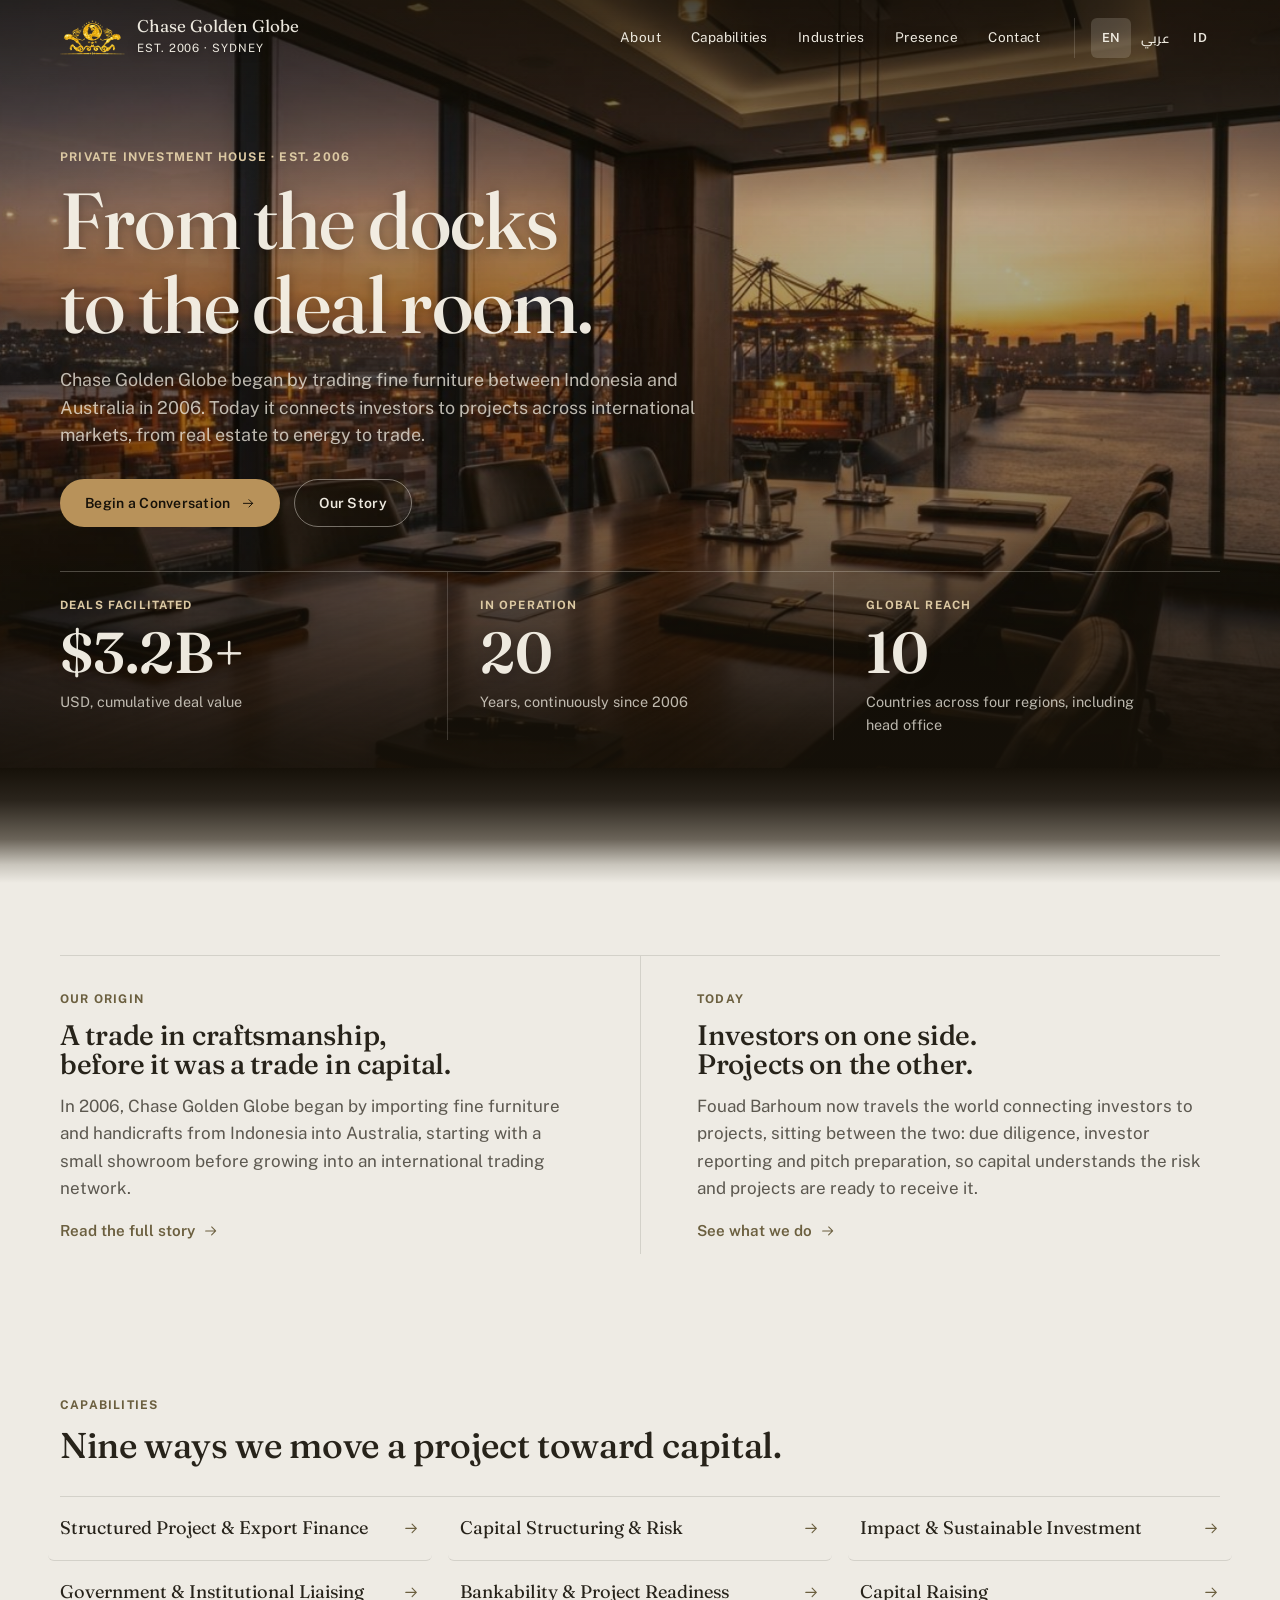
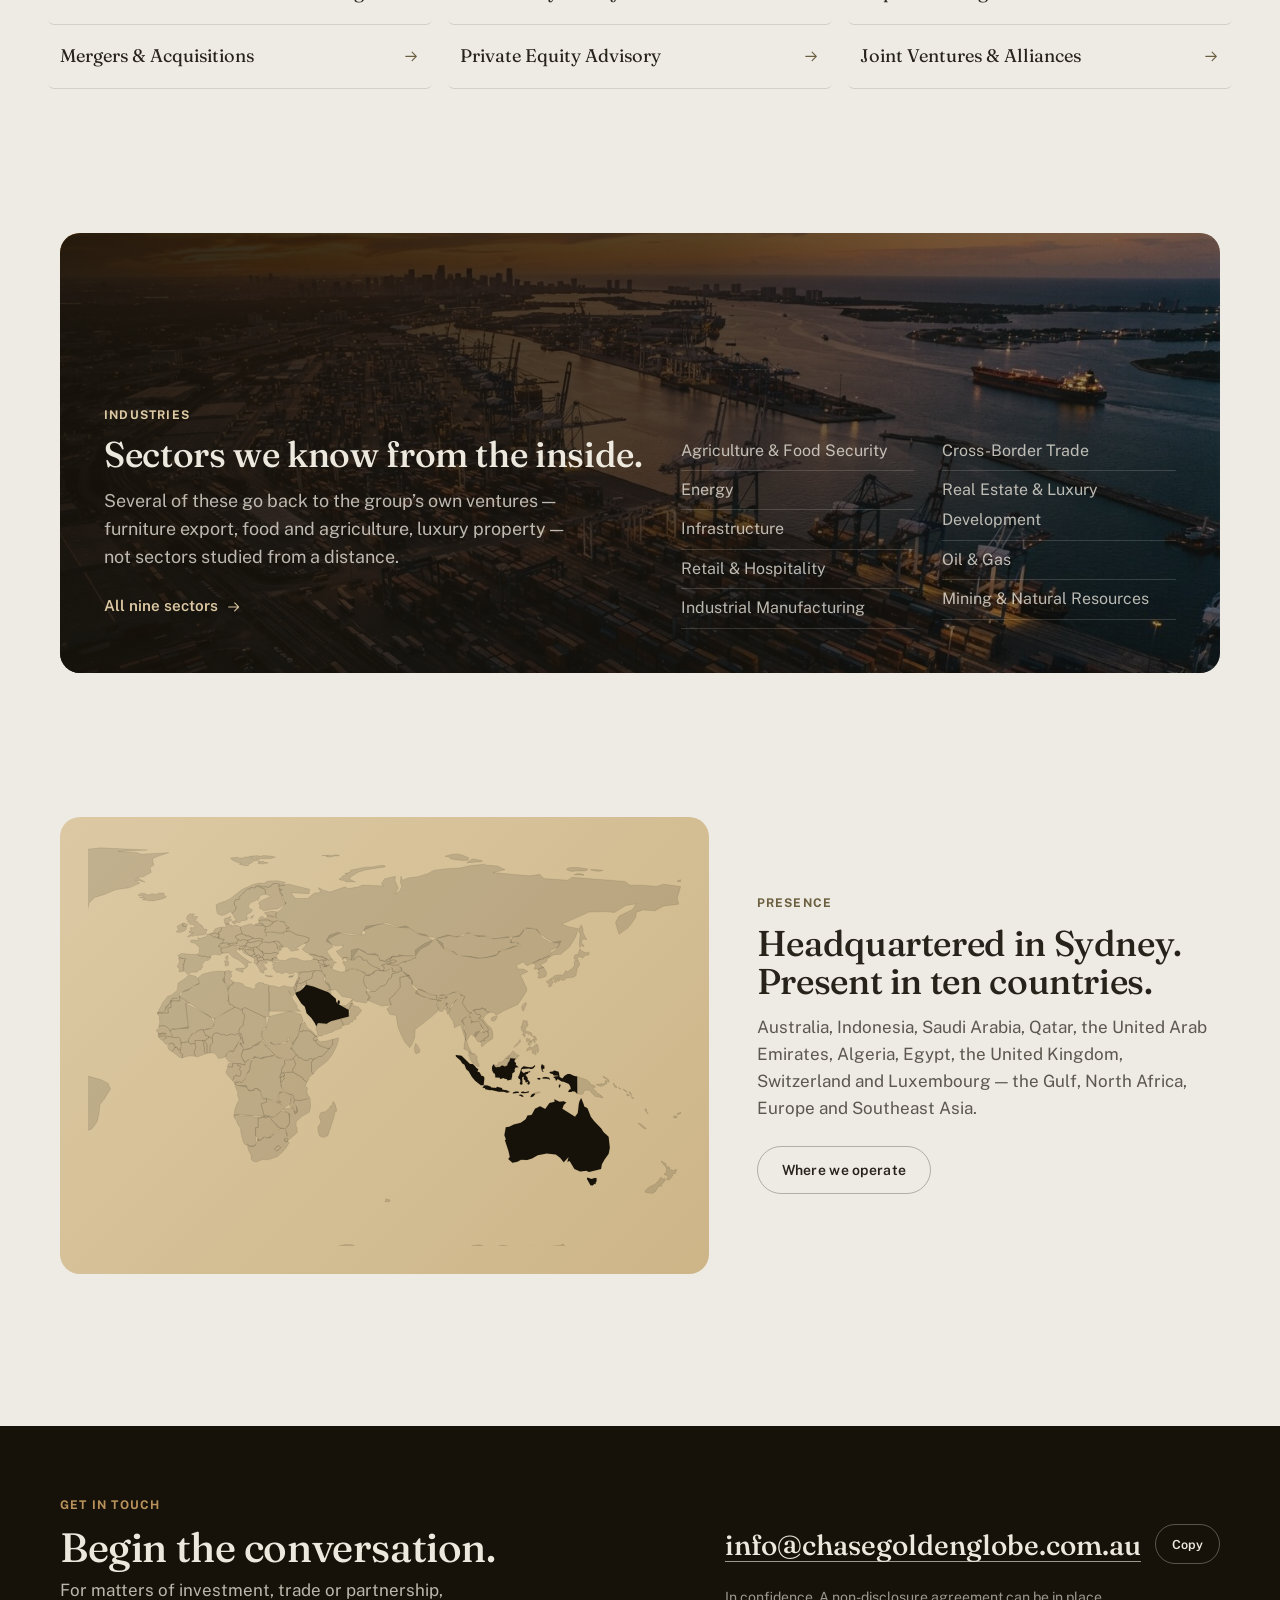
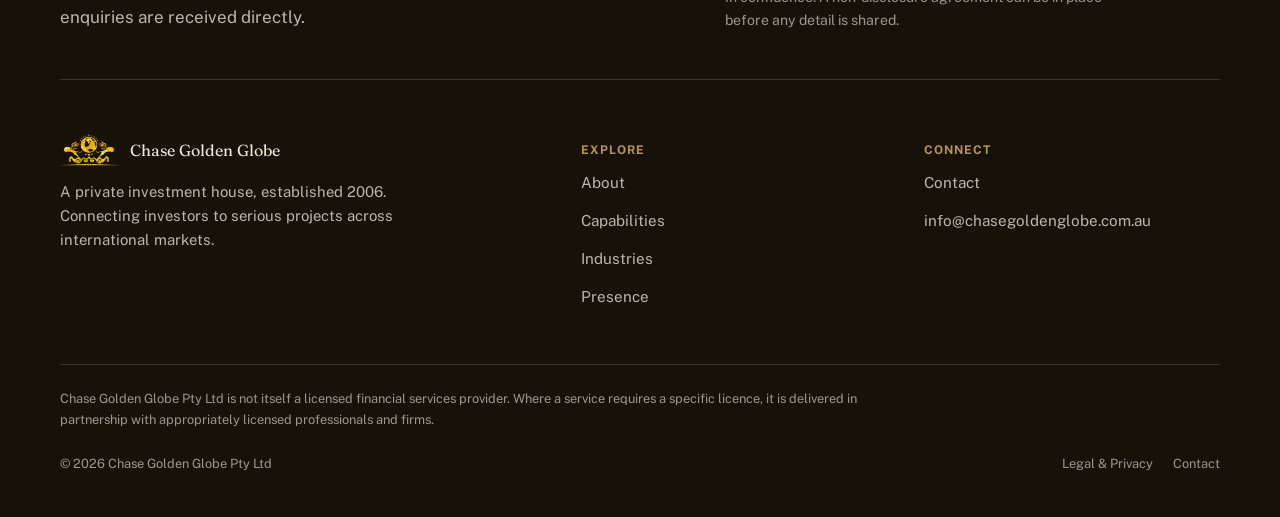
<file: index.html>
<!DOCTYPE html>
<html lang="en" dir="ltr">
<head>
<meta charset="UTF-8">
<meta name="viewport" content="width=device-width, initial-scale=1.0">
<title>Chase Golden Globe | Private Investment House, Est. 2006</title>
<meta name="description" content="Chase Golden Globe connects investors to projects across international markets, from a house that began trading fine furniture between Indonesia and Australia in 2006.">
<meta name="robots" content="index, follow">
<link rel="canonical" href="https://chasegoldenglobe.com.au/">
<link rel="icon" type="image/png" sizes="32x32" href="/assets/favicon-32.png">
<link rel="icon" href="/assets/favicon.ico">
<link rel="apple-touch-icon" href="/assets/icon-192.png">
<link rel="manifest" href="/site.webmanifest">
<meta name="theme-color" content="#EEEBE4">
<meta property="og:type" content="website">
<meta property="og:site_name" content="Chase Golden Globe">
<meta property="og:title" content="Chase Golden Globe | Private Investment House, Est. 2006">
<meta property="og:description" content="Chase Golden Globe connects investors to projects across international markets, from a house that began trading fine furniture between Indonesia and Australia in 2006.">
<meta property="og:url" content="https://chasegoldenglobe.com.au/">
<meta property="og:image" content="https://chasegoldenglobe.com.au/assets/og-image.png">
<meta property="og:image:width" content="1200">
<meta property="og:image:height" content="630">
<meta name="twitter:card" content="summary_large_image">
<link rel="preconnect" href="https://fonts.googleapis.com">
<link rel="preconnect" href="https://fonts.gstatic.com" crossorigin>
<link href="https://fonts.googleapis.com/css2?family=Fraunces:SOFT,WONK,opsz,wght@0..100,0..1,9..144,400..600&family=Public+Sans:wght@400;500;600;700&family=Cairo:wght@400;500;600;700&family=Markazi+Text:wght@500;600;700&display=swap" rel="stylesheet">
<link rel="stylesheet" href="/style.css">
<link rel="preload" as="image" href="/assets/hero-home.jpg">
<script type="application/ld+json">{"@context":"https://schema.org","@type":"Organization","@id":"https://chasegoldenglobe.com.au/#organization","name":"Chase Golden Globe","legalName":"Chase Golden Globe Pty Ltd","url":"https://chasegoldenglobe.com.au/","logo":"https://chasegoldenglobe.com.au/assets/logo.png","foundingDate":"2006","email":"info@chasegoldenglobe.com.au","description":"Chase Golden Globe is a private international business and investment platform that began by trading fine furniture between Indonesia and Australia in 2006, and today connects investors to projects across international markets.","founder":{"@type":"Person","name":"Fouad Barhoum"},"address":{"@type":"PostalAddress","addressLocality":"Sydney","addressRegion":"NSW","addressCountry":"AU"},"areaServed":["AU","ID","SA","QA","AE","DZ","EG","GB","CH","LU"]}</script>
</head>
<body class="has-hero">
<a class="skip-link" href="#main" data-i18n="skip">Skip to main content</a>
<nav class="site-nav" id="siteNav" aria-label="Primary">
  <a class="nav-logo" href="/" aria-label="Chase Golden Globe — Home">
    <picture><source srcset="/assets/logo-mark.webp" type="image/webp"><img src="/assets/logo-mark.png" alt="" width="65" height="36"></picture>
    <div><div class="nav-logo-text" translate="no">Chase Golden Globe</div><div class="nav-logo-sub" data-i18n="nav.sub">Est. 2006 · Sydney</div></div>
  </a>
  <button type="button" class="nav-toggle" id="navToggle" aria-expanded="false" aria-controls="navLinks" data-i18n="nav.menu">Menu</button>
  <div class="nav-links" id="navLinks">
    <a href="/about.html" data-i18n="nav.about">About</a>
    <a href="/capabilities.html" data-i18n="nav.capabilities">Capabilities</a>
    <a href="/industries.html" data-i18n="nav.industries">Industries</a>
    <a href="/presence.html" data-i18n="nav.presence">Presence</a>
    <a href="/contact.html" data-i18n="nav.contact">Contact</a>
    <div class="lang-switch" role="group" aria-label="Language">
      <button type="button" data-lang="en" lang="en" aria-label="English" aria-pressed="true" class="active">EN</button>
      <button type="button" data-lang="ar" lang="ar" aria-label="العربية" aria-pressed="false">عربي</button>
      <button type="button" data-lang="id" lang="id" aria-label="Bahasa Indonesia" aria-pressed="false">ID</button>
    </div>
  </div>
</nav>
<main id="main">
<div class="hero">
  <div class="hero-photo" style="background-image:url('/assets/hero-home.jpg');"></div>
  <div class="hero-in">
    <div class="eyebrow" data-i18n="hero.eyebrow">Private Investment House · Est. 2006</div>
    <h1 class="h-home" data-i18n="hero.title">From the docks to the deal room.</h1>
    <p class="lede on-dark" data-i18n="hero.lede">Chase Golden Globe began by trading fine furniture between Indonesia and Australia in 2006. Today it connects investors to projects across international markets, from real estate to energy to trade.</p>
    <div class="btn-row"><a class="btn btn-brass" href="/contact.html"><span data-i18n="hero.btn2">Begin a Conversation</span><span class="relay" aria-hidden="true"><svg viewBox="0 0 24 24" fill="none" stroke="currentColor" stroke-width="1.6" stroke-linecap="round" stroke-linejoin="round"><path d="M4 12h15M13 6l6 6-6 6"/></svg><svg viewBox="0 0 24 24" fill="none" stroke="currentColor" stroke-width="1.6" stroke-linecap="round" stroke-linejoin="round"><path d="M4 12h15M13 6l6 6-6 6"/></svg></span></a><a class="btn btn-line-dark" href="/about.html" data-i18n="hero.btn1">Our Story</a></div>
  </div>
  <div class="hero-stats">
    <h2 class="sr-only" data-i18n="home.stats.heading">By the Numbers</h2>
    <div class="stats">
      <div class="stat"><div class="stat-l" data-i18n="home.stats.deals.label">Deals Facilitated</div><div class="stat-n"><bdi data-count="3.2" data-prefix="$" data-suffix="B+" data-dp="1">$3.2B+</bdi></div><div class="stat-u" data-i18n="home.stats.deals.unit">USD, cumulative deal value</div></div>
      <div class="stat"><div class="stat-l" data-i18n="home.stats.years.label">In Operation</div><div class="stat-n"><span data-count="20">20</span></div><div class="stat-u" data-i18n="home.stats.years.unit">Years, continuously since 2006</div></div>
      <div class="stat"><div class="stat-l" data-i18n="home.stats.countries.label">Global Reach</div><div class="stat-n"><span data-count="10">10</span></div><div class="stat-u" data-i18n="home.stats.countries.unit">Countries across four regions, including head office</div></div>
    </div>
  </div>
  <div class="hero-fade" aria-hidden="true"></div>
</div>

<section aria-labelledby="story-h"><div class="wrap">
  <h2 class="sr-only" id="story-h" data-i18n="home.story.heading">The Story</h2>
  <div class="split">
    <div class="split-col">
      <div class="eyebrow" data-i18n="home.origin.eyebrow">Our Origin</div>
      <h3 data-i18n="home.origin.title">A trade in craftsmanship, before it was a trade in capital.</h3>
      <p data-i18n="home.origin.body">In 2006, Chase Golden Globe began by importing fine furniture and handicrafts from Indonesia into Australia, starting with a small showroom before growing into an international trading network.</p>
      <a class="arrow" href="/about.html"><span data-i18n="home.origin.link">Read the full story</span><span class="relay" aria-hidden="true"><svg viewBox="0 0 24 24" fill="none" stroke="currentColor" stroke-width="1.6" stroke-linecap="round" stroke-linejoin="round"><path d="M4 12h15M13 6l6 6-6 6"/></svg><svg viewBox="0 0 24 24" fill="none" stroke="currentColor" stroke-width="1.6" stroke-linecap="round" stroke-linejoin="round"><path d="M4 12h15M13 6l6 6-6 6"/></svg></span></a>
    </div>
    <div class="split-col">
      <div class="eyebrow" data-i18n="home.today.eyebrow">Today</div>
      <h3 data-i18n="home.today.title">Investors on one side. Projects on the other.</h3>
      <p data-i18n="home.today.body">Fouad Barhoum now travels the world connecting investors to projects, sitting between the two: due diligence, investor reporting and pitch preparation, so capital understands the risk and projects are ready to receive it.</p>
      <a class="arrow" href="/capabilities.html"><span data-i18n="home.today.link">See what we do</span><span class="relay" aria-hidden="true"><svg viewBox="0 0 24 24" fill="none" stroke="currentColor" stroke-width="1.6" stroke-linecap="round" stroke-linejoin="round"><path d="M4 12h15M13 6l6 6-6 6"/></svg><svg viewBox="0 0 24 24" fill="none" stroke="currentColor" stroke-width="1.6" stroke-linecap="round" stroke-linejoin="round"><path d="M4 12h15M13 6l6 6-6 6"/></svg></span></a>
    </div>
  </div>
</div></section>

<section class="tight" aria-labelledby="cap-h"><div class="wrap">
  <div class="sec-head"><div class="eyebrow" data-i18n="nav.capabilities">Capabilities</div><h2 class="h-sec" id="cap-h" data-i18n="home.cap.title">Nine ways we move a project toward capital.</h2></div>
  <div class="strip">
      <a href="/capabilities.html#cap-1"><span data-i18n="cap.t1.title">Structured Project &amp; Export Finance</span><span class="relay" aria-hidden="true"><svg viewBox="0 0 24 24" fill="none" stroke="currentColor" stroke-width="1.6" stroke-linecap="round" stroke-linejoin="round"><path d="M4 12h15M13 6l6 6-6 6"/></svg><svg viewBox="0 0 24 24" fill="none" stroke="currentColor" stroke-width="1.6" stroke-linecap="round" stroke-linejoin="round"><path d="M4 12h15M13 6l6 6-6 6"/></svg></span></a>
      <a href="/capabilities.html#cap-2"><span data-i18n="cap.t2.title">Capital Structuring &amp; Risk</span><span class="relay" aria-hidden="true"><svg viewBox="0 0 24 24" fill="none" stroke="currentColor" stroke-width="1.6" stroke-linecap="round" stroke-linejoin="round"><path d="M4 12h15M13 6l6 6-6 6"/></svg><svg viewBox="0 0 24 24" fill="none" stroke="currentColor" stroke-width="1.6" stroke-linecap="round" stroke-linejoin="round"><path d="M4 12h15M13 6l6 6-6 6"/></svg></span></a>
      <a href="/capabilities.html#cap-3"><span data-i18n="cap.t3.title">Impact &amp; Sustainable Investment</span><span class="relay" aria-hidden="true"><svg viewBox="0 0 24 24" fill="none" stroke="currentColor" stroke-width="1.6" stroke-linecap="round" stroke-linejoin="round"><path d="M4 12h15M13 6l6 6-6 6"/></svg><svg viewBox="0 0 24 24" fill="none" stroke="currentColor" stroke-width="1.6" stroke-linecap="round" stroke-linejoin="round"><path d="M4 12h15M13 6l6 6-6 6"/></svg></span></a>
      <a href="/capabilities.html#cap-4"><span data-i18n="cap.t4.title">Government &amp; Institutional Liaising</span><span class="relay" aria-hidden="true"><svg viewBox="0 0 24 24" fill="none" stroke="currentColor" stroke-width="1.6" stroke-linecap="round" stroke-linejoin="round"><path d="M4 12h15M13 6l6 6-6 6"/></svg><svg viewBox="0 0 24 24" fill="none" stroke="currentColor" stroke-width="1.6" stroke-linecap="round" stroke-linejoin="round"><path d="M4 12h15M13 6l6 6-6 6"/></svg></span></a>
      <a href="/capabilities.html#cap-5"><span data-i18n="cap.t5.title">Bankability &amp; Project Readiness</span><span class="relay" aria-hidden="true"><svg viewBox="0 0 24 24" fill="none" stroke="currentColor" stroke-width="1.6" stroke-linecap="round" stroke-linejoin="round"><path d="M4 12h15M13 6l6 6-6 6"/></svg><svg viewBox="0 0 24 24" fill="none" stroke="currentColor" stroke-width="1.6" stroke-linecap="round" stroke-linejoin="round"><path d="M4 12h15M13 6l6 6-6 6"/></svg></span></a>
      <a href="/capabilities.html#cap-6"><span data-i18n="cap.t6.title">Capital Raising</span><span class="relay" aria-hidden="true"><svg viewBox="0 0 24 24" fill="none" stroke="currentColor" stroke-width="1.6" stroke-linecap="round" stroke-linejoin="round"><path d="M4 12h15M13 6l6 6-6 6"/></svg><svg viewBox="0 0 24 24" fill="none" stroke="currentColor" stroke-width="1.6" stroke-linecap="round" stroke-linejoin="round"><path d="M4 12h15M13 6l6 6-6 6"/></svg></span></a>
      <a href="/capabilities.html#cap-7"><span data-i18n="cap.t7.title">Mergers &amp; Acquisitions</span><span class="relay" aria-hidden="true"><svg viewBox="0 0 24 24" fill="none" stroke="currentColor" stroke-width="1.6" stroke-linecap="round" stroke-linejoin="round"><path d="M4 12h15M13 6l6 6-6 6"/></svg><svg viewBox="0 0 24 24" fill="none" stroke="currentColor" stroke-width="1.6" stroke-linecap="round" stroke-linejoin="round"><path d="M4 12h15M13 6l6 6-6 6"/></svg></span></a>
      <a href="/capabilities.html#cap-8"><span data-i18n="cap.t8.title">Private Equity Advisory</span><span class="relay" aria-hidden="true"><svg viewBox="0 0 24 24" fill="none" stroke="currentColor" stroke-width="1.6" stroke-linecap="round" stroke-linejoin="round"><path d="M4 12h15M13 6l6 6-6 6"/></svg><svg viewBox="0 0 24 24" fill="none" stroke="currentColor" stroke-width="1.6" stroke-linecap="round" stroke-linejoin="round"><path d="M4 12h15M13 6l6 6-6 6"/></svg></span></a>
      <a href="/capabilities.html#cap-9"><span data-i18n="cap.t9.title">Joint Ventures &amp; Alliances</span><span class="relay" aria-hidden="true"><svg viewBox="0 0 24 24" fill="none" stroke="currentColor" stroke-width="1.6" stroke-linecap="round" stroke-linejoin="round"><path d="M4 12h15M13 6l6 6-6 6"/></svg><svg viewBox="0 0 24 24" fill="none" stroke="currentColor" stroke-width="1.6" stroke-linecap="round" stroke-linejoin="round"><path d="M4 12h15M13 6l6 6-6 6"/></svg></span></a>
  </div>
</div></section>

<section aria-labelledby="ind-h"><div class="wrap">
  <div class="sector-band" style="background-image:url('/assets/hero-industries.jpg');">
    <div class="sector-in">
      <div>
        <div class="eyebrow on-dark" data-i18n="nav.industries">Industries</div>
        <h2 class="h-sec" id="ind-h" data-i18n="home.ind.title">Sectors we know from the inside.</h2>
        <p class="lede on-dark" data-i18n="home.ind.body">Several of these go back to the group's own ventures — furniture export, food and agriculture, luxury property — not sectors studied from a distance.</p>
        <a class="arrow on-dark" href="/industries.html"><span data-i18n="home.ind.btn">All nine sectors</span><span class="relay" aria-hidden="true"><svg viewBox="0 0 24 24" fill="none" stroke="currentColor" stroke-width="1.6" stroke-linecap="round" stroke-linejoin="round"><path d="M4 12h15M13 6l6 6-6 6"/></svg><svg viewBox="0 0 24 24" fill="none" stroke="currentColor" stroke-width="1.6" stroke-linecap="round" stroke-linejoin="round"><path d="M4 12h15M13 6l6 6-6 6"/></svg></span></a>
      </div>
      <div class="sector-list">
          <div data-i18n="ind.s1.title">Agriculture &amp; Food Security</div>
          <div data-i18n="ind.s2.title">Energy</div>
          <div data-i18n="ind.s3.title">Infrastructure</div>
          <div data-i18n="ind.s4.title">Retail &amp; Hospitality</div>
          <div data-i18n="ind.s5.title">Industrial Manufacturing</div>
          <div data-i18n="ind.s6.title">Cross-Border Trade</div>
          <div data-i18n="ind.s7.title">Real Estate &amp; Luxury Development</div>
          <div data-i18n="ind.s8.title">Oil &amp; Gas</div>
          <div data-i18n="ind.s9.title">Mining &amp; Natural Resources</div>
      </div>
    </div>
  </div>
</div></section>

<section class="tight" aria-labelledby="pres-h"><div class="wrap">
  <div class="pres-teaser">
    <div class="map-mini"><svg viewBox="380 15 620 420" data-default-viewbox="380 15 620 420" role="img" aria-hidden="true" aria-label="World map with the ten countries where Chase Golden Globe is present" class="world-map-svg" id="worldMapMini">
<path class="country" d="M670.0,151.0 L675.5,150.4 L679.9,146.9 L683.9,146.1 L692.2,146.8 L698.2,143.7 L698.5,147.0 L701.8,147.1 L708.3,146.1 L705.7,147.7 L698.0,149.8 L697.5,153.5 L694.3,155.5 L692.4,159.7 L690.4,161.9 L685.9,163.0 L680.7,168.1 L676.5,168.1 L671.6,164.6 L669.1,160.6 L668.1,156.5Z" data-name="Afghanistan"></path>
<path class="country" d="M545.4,266.3 L547.5,271.0 L551.3,271.8 L553.9,269.9 L557.2,269.3 L560.4,272.0 L560.8,276.5 L562.2,280.5 L566.4,280.4 L566.9,283.9 L560.9,285.8 L564.5,298.7 L537.4,297.1 L532.6,298.1 L533.7,291.3 L535.4,286.5 L538.2,281.4 L536.4,277.1 L536.8,273.8 L534.0,267.5 L536.2,266.6ZM534.5,265.8 L533.8,266.1 L533.1,264.0 L535.1,262.3 L536.1,263.3 L534.6,264.6Z" data-name="Angola"></path>
<path class="country" d="M557.2,133.7 L556.8,134.7 L557.2,135.9 L558.4,136.5 L558.3,137.3 L557.4,137.7 L557.3,138.6 L556.0,139.9 L553.9,138.2 L554.3,134.1 L553.6,132.8 L554.8,131.4 L557.0,132.7Z" data-name="Albania"></path>
<path class="country hi" d="M643.3,182.7 L643.8,182.5 L643.9,183.3 L646.0,182.8 L650.0,183.0 L655.8,177.6 L656.3,178.6 L656.7,180.8 L655.2,180.8 L655.0,182.6 L655.5,183.0 L654.2,183.5 L654.2,184.7 L652.8,187.5 L644.4,186.1Z" data-name="United Arab Emirates"></path>
__DROP__ data-name="Argentina"></path>
<path class="country" d="M621.1,135.9 L624.9,135.4 L626.6,136.6 L626.0,137.3 L627.5,138.3 L626.7,139.2 L629.1,140.4 L629.2,142.3 L628.2,142.4 L627.1,140.4 L625.8,140.4 L625.0,139.6 L621.3,138.2Z" data-name="Armenia"></path>
<path class="country" d="M337.2,428.2 L331.6,428.6 L326.4,430.8 L327.4,433.9 L321.4,435.7 L317.6,438.8 L322.3,441.4 L326.2,444.4 L329.1,447.5 L330.5,452.2 L329.5,455.9 L322.9,458.1 L303.9,462.9 L290.1,463.1 L292.3,467.3 L283.4,468.9 L287.1,471.9 L341.6,480.2 L356.8,477.8 L375.5,477.4 L386.7,476.0 L420.7,473.2 L417.5,470.2 L401.0,470.7 L401.9,467.0 L413.9,464.9 L423.6,462.5 L433.5,461.8 L444.4,460.2 L453.8,457.8 L454.3,455.2 L460.0,452.6 L474.7,448.1 L484.6,448.3 L495.0,447.7 L502.4,448.1 L519.8,445.1 L526.5,444.5 L533.2,446.2 L540.9,444.5 L547.3,444.2 L556.6,444.5 L562.7,446.4 L572.2,445.8 L581.0,445.0 L588.9,443.5 L594.1,440.3 L600.5,442.4 L607.4,443.8 L613.7,441.5 L648.9,433.0 L656.5,433.3 L661.5,436.1 L668.3,438.0 L691.4,438.7 L693.2,443.6 L688.7,446.4 L690.1,448.4 L694.1,450.7 L699.7,448.1 L703.7,445.5 L717.0,441.9 L727.9,437.1 L743.0,435.8 L777.0,436.8 L782.2,434.2 L789.6,433.3 L797.7,436.0 L806.2,435.3 L813.5,433.6 L826.1,435.9 L835.8,436.6 L842.3,434.7 L857.8,435.4 L874.3,433.9 L876.9,432.2 L879.5,435.5 L897.4,435.5 L906.1,436.7 L910.3,439.3 L920.8,440.9 L928.6,440.4 L935.6,442.7 L951.9,446.5 L961.4,446.5 L970.7,447.8 L975.2,450.2 L971.5,453.5 L958.2,458.7 L954.4,461.8 L955.7,465.2 L962.8,467.6 L954.6,469.8 L946.5,472.8 L947.6,475.8 L954.7,478.9 L979.1,483.7 L995.2,484.6 L2.6,483.7 L10.9,483.6 L15.6,484.8 L27.9,483.0 L36.0,484.9 L60.9,487.1 L87.4,487.8 L103.1,484.9 L80.8,483.1 L74.9,480.1 L70.8,477.1 L71.1,475.4 L86.5,475.1 L92.3,472.0 L66.7,468.6 L60.1,463.6 L79.6,465.0 L90.0,462.7 L93.1,460.4 L121.0,457.0 L163.7,457.0 L183.5,454.8 L188.1,457.5 L208.7,458.2 L220.4,459.2 L218.7,456.1 L213.0,453.8 L217.8,452.3 L236.0,454.1 L246.1,453.9 L254.4,452.8 L273.7,455.1 L279.7,454.2 L288.3,455.5 L308.5,452.8 L313.5,450.1 L309.6,443.7 L312.3,440.4 L311.8,437.0 L321.7,431.0 L339.4,425.8Z" data-name="Antarctica"></path>
<path class="country" d="M691.5,385.1 L695.9,386.3 L696.0,386.8 L695.2,388.1 L691.0,388.3Z" data-name="French Southern and Antarctic Lands"></path>
<path class="country hi" d="M903.9,363.3 L906.6,364.3 L910.2,363.4 L911.9,363.5 L912.1,366.8 L911.2,367.8 L910.9,370.0 L909.9,369.3 L908.0,371.2 L905.7,371.0 L902.0,364.3 L902.1,363.1ZM898.8,288.2 L902.5,290.5 L906.0,299.3 L909.6,304.1 L916.9,311.5 L919.2,315.2 L924.6,320.2 L925.9,331.8 L924.7,337.9 L920.4,343.9 L917.6,349.1 L916.7,354.0 L904.1,357.2 L901.3,355.8 L894.9,356.6 L888.9,353.9 L883.9,345.5 L881.5,346.4 L882.8,341.4 L877.7,346.9 L873.9,342.3 L869.4,338.9 L859.8,337.8 L850.4,339.5 L844.5,343.0 L839.4,344.5 L833.0,344.4 L829.2,346.5 L824.0,347.3 L819.6,343.4 L821.3,341.4 L819.9,335.0 L816.1,323.7 L817.3,323.1 L815.6,318.6 L817.1,310.4 L820.7,309.7 L825.5,307.3 L832.8,305.5 L837.9,302.0 L839.8,297.9 L844.1,297.4 L847.7,290.8 L853.0,288.4 L858.3,291.3 L862.8,284.8 L868.3,283.7 L867.7,280.9 L873.3,283.5 L877.5,283.2 L880.4,284.3 L877.7,287.0 L876.2,290.9 L889.5,299.2 L892.4,295.5 L893.5,286.0 L894.2,283.0 L895.9,279.6 L898.9,287.2Z" data-name="Australia"></path>
<path class="country" d="M547.2,116.3 L547.0,117.5 L545.4,117.5 L545.9,118.1 L544.5,120.3 L540.6,121.0 L534.4,120.1 L533.8,119.1 L531.0,119.6 L530.7,120.1 L526.3,119.2 L526.7,118.0 L527.5,117.8 L528.9,118.6 L529.3,117.9 L533.7,117.5 L535.9,118.1 L535.8,115.9 L537.8,114.2 L539.8,115.1 L542.4,113.8 L544.5,114.6 L545.8,114.5 L547.1,115.0Z" data-name="Austria"></path>
<path class="country" d="M625.0,139.6 L625.8,140.4 L627.1,140.4 L628.2,142.4 L626.3,142.0 L624.9,140.7 L624.4,139.7ZM631.6,135.5 L632.8,135.7 L635.0,133.9 L637.8,137.3 L639.1,137.4 L640.0,138.2 L637.7,138.4 L637.2,140.6 L635.7,142.2 L635.8,143.6 L635.1,143.7 L633.4,142.2 L634.3,140.9 L633.5,140.0 L629.2,142.3 L629.1,140.4 L626.7,139.2 L627.5,138.3 L626.0,137.3 L626.6,136.6 L624.9,135.4 L625.6,135.0 L629.2,135.9 L629.5,135.6 L628.2,134.1 L628.9,133.7 L629.7,133.8Z" data-name="Azerbaijan"></path>
<path class="country" d="M581.5,262.5 L581.3,259.1 L580.6,257.9 L582.3,258.1 L583.2,256.5 L584.6,256.7 L585.4,259.3 L582.6,262.4Z" data-name="Burundi"></path>
<path class="country" d="M509.2,107.4 L511.2,107.6 L513.8,107.0 L517.1,108.9 L516.8,110.8 L516.1,110.9 L515.8,112.4 L513.3,111.2 L511.9,111.4 L508.7,108.9 L507.4,108.9 L507.0,107.9Z" data-name="Belgium"></path>
<path class="country" d="M507.5,232.6 L505.2,232.9 L504.5,231.0 L504.6,224.6 L504.0,222.7 L502.1,220.9 L502.5,219.5 L503.5,219.1 L504.0,217.9 L505.4,217.7 L506.9,216.0 L507.9,216.0 L510.0,217.6 L510.5,220.2 L510.0,221.3 L510.3,222.0 L508.1,224.6 L507.6,226.4Z" data-name="Benin"></path>
<path class="country" d="M492.1,223.2 L490.2,222.5 L488.9,222.6 L488.0,223.3 L486.7,222.7 L485.0,221.2 L484.8,219.6 L485.6,218.4 L485.5,217.5 L487.7,215.2 L488.1,213.3 L488.9,212.6 L490.2,213.0 L491.4,212.4 L494.4,209.6 L497.0,208.4 L498.6,208.0 L501.0,208.5 L500.8,209.9 L502.8,213.0 L502.8,214.3 L506.0,214.9 L506.0,216.8 L505.4,217.7 L504.0,217.9 L503.5,219.1 L502.5,219.5 L491.8,219.5Z" data-name="Burkina Faso"></path>
<path class="country" d="M757.4,188.8 L757.4,190.8 L756.4,190.3 L756.6,192.6 L755.1,188.4 L753.9,186.8 L751.4,186.7 L751.6,187.8 L750.8,189.3 L747.3,188.7 L745.9,184.4 L746.4,182.7 L744.7,181.9 L745.3,180.9 L747.0,179.9 L745.0,178.4 L746.0,176.5 L749.5,177.9 L749.8,179.8 L756.6,180.6 L755.3,183.0 L754.1,183.1 L753.2,184.7 L754.7,186.2 L755.2,184.4 L756.0,184.4Z" data-name="Bangladesh"></path>
<path class="country" d="M562.9,127.1 L563.7,128.3 L571.0,128.6 L575.7,127.3 L579.3,128.6 L577.9,129.7 L576.9,131.7 L577.8,133.3 L575.4,132.9 L572.5,133.8 L572.5,135.2 L570.0,135.5 L568.0,134.5 L565.8,135.3 L563.8,135.2 L563.6,133.3 L562.2,132.4 L562.8,130.8 L563.9,130.0 L562.5,128.8 L562.3,127.8Z" data-name="Bulgaria"></path>
__DROP__ data-name="The Bahamas"></path>
<path class="country" d="M552.8,125.4 L553.8,125.4 L553.1,126.6 L554.4,127.7 L554.0,129.0 L552.0,130.0 L551.6,131.5 L549.1,130.5 L543.8,125.5 L544.3,124.4 L545.3,125.0 L545.9,124.4 L547.2,124.4 L551.5,124.8Z" data-name="Bosnia and Herzegovina"></path>
<path class="country" d="M565.2,100.2 L567.9,100.3 L570.9,99.2 L571.6,97.6 L573.9,96.8 L573.6,95.5 L578.3,94.0 L581.2,94.7 L581.6,95.4 L583.0,95.0 L585.8,95.7 L586.0,97.0 L585.4,97.7 L588.3,100.1 L588.1,100.6 L590.8,101.8 L589.7,102.4 L587.0,102.6 L588.3,105.3 L585.9,105.4 L585.1,106.0 L584.9,107.4 L570.4,105.8 L565.4,106.7 L565.3,105.5 L564.4,104.2 L566.1,103.6Z" data-name="Belarus"></path>
__DROP__ data-name="Belize"></path>
__DROP__ data-name="Bermuda"></path>
__DROP__ data-name="Bolivia"></path>
<path class="country" d="M339.9,333.9 L348.6,326.3 L349.6,321.0 L349.2,318.3 L347.1,316.7 L345.5,312.9 L342.0,311.9 L338.4,306.0 L339.8,302.7 L338.1,298.0 L332.9,295.2 L332.6,290.7 L330.3,287.4 L325.5,286.1 L318.3,282.1 L318.5,277.1 L311.0,279.8 L306.9,280.4 L304.2,276.4 L298.4,276.4 L295.6,273.4 L295.2,269.2 L297.3,265.9 L303.0,262.2 L307.1,254.3 L305.5,250.5 L307.6,248.3 L306.1,245.2 L313.2,245.2 L315.8,248.0 L320.5,246.3 L324.0,243.9 L321.1,241.3 L320.5,238.5 L325.5,238.9 L331.7,236.3 L333.4,236.1 L334.6,239.0 L334.1,243.8 L337.4,246.5 L347.0,243.0 L352.9,244.1 L356.5,238.5 L359.7,244.7 L359.2,249.4 L365.0,253.4 L375.3,254.3 L379.4,256.6 L393.1,260.3 L401.1,264.3 L403.5,270.4 L397.1,280.7 L392.6,286.3 L391.2,297.8 L389.6,304.4 L384.0,312.1 L376.0,314.9 L367.6,319.1 L365.3,325.5 L362.3,331.2 L354.8,339.6 L351.0,342.2 L348.4,337.5 L341.7,333.6Z" data-name="Brazil"></path>
<path class="country" d="M817.2,237.4 L820.7,234.9 L820.4,238.0 L819.1,237.9 L818.5,238.9Z" data-name="Brunei"></path>
<path class="country" d="M754.7,172.9 L755.8,173.7 L755.6,175.4 L751.0,175.3 L749.3,175.8 L746.8,174.7 L746.7,174.2 L748.5,172.1 L750.0,171.4 L753.5,172.1Z" data-name="Bhutan"></path>
<path class="country" d="M571.2,301.5 L575.8,306.6 L577.0,306.9 L577.8,309.7 L580.0,310.1 L581.8,311.4 L577.8,313.4 L575.3,315.5 L573.6,318.4 L572.1,318.6 L571.3,320.8 L569.5,321.4 L567.3,321.3 L564.8,320.2 L563.4,320.8 L562.7,322.2 L560.0,324.2 L558.0,324.5 L557.4,323.5 L557.7,321.9 L555.3,318.8 L555.3,310.7 L558.0,310.6 L558.1,300.7 L564.4,299.6 L565.5,300.8 L569.7,299.1Z" data-name="Botswana"></path>
<path class="country" d="M542.4,229.4 L551.1,227.0 L553.0,224.8 L560.3,220.6 L563.8,220.2 L565.0,224.3 L575.6,234.6 L573.3,235.7 L564.7,237.2 L562.2,238.8 L556.4,237.0 L547.6,239.6 L544.2,242.9 L541.8,239.3 L540.4,236.0 L541.0,232.2Z" data-name="Central African Republic"></path>
__DROP__ data-name="Canada"></path>
<path class="country hi" d="M526.7,118.0 L526.3,119.2 L529.0,119.7 L528.8,120.9 L527.6,121.3 L525.5,121.0 L524.9,122.1 L523.1,121.8 L520.2,122.8 L518.1,121.0 L516.7,121.5 L516.8,120.2 L518.8,118.6 L518.7,117.9 L520.0,118.2 L520.7,117.7 L523.1,117.7 L523.7,117.1Z" data-name="Switzerland"></path>
__DROP__ data-name="Chile"></path>
<path class="country" d="M806.5,198.1 L804.1,199.5 L801.8,198.6 L801.7,196.2 L803.1,194.9 L807.7,194.2 L808.4,195.3 L807.1,196.5ZM854.6,111.8 L863.9,117.2 L875.1,115.3 L871.6,121.9 L864.0,125.1 L862.9,130.8 L860.0,132.2 L839.3,141.2 L837.2,139.6 L835.5,137.2 L827.9,141.1 L830.2,144.7 L835.6,144.8 L840.3,147.4 L832.4,151.1 L838.6,164.0 L839.1,167.1 L836.5,171.8 L829.6,181.8 L814.6,188.7 L806.8,193.5 L805.2,190.6 L797.3,189.4 L793.9,186.2 L782.4,188.0 L781.1,190.5 L777.7,189.6 L771.5,180.3 L774.1,173.6 L770.4,171.5 L767.0,168.2 L753.5,172.1 L744.8,172.6 L736.1,170.4 L731.5,168.2 L725.3,166.2 L717.9,159.4 L718.9,156.9 L711.6,150.3 L706.3,142.8 L705.4,139.8 L709.6,137.3 L717.2,135.6 L722.9,132.4 L722.1,125.2 L731.1,118.5 L743.8,113.1 L750.8,117.5 L752.6,124.2 L763.0,126.8 L767.6,131.3 L780.1,131.5 L790.3,133.6 L799.3,132.0 L808.7,129.4 L809.3,126.5 L815.2,125.5 L824.2,121.1 L832.4,120.3 L828.0,116.5 L821.5,117.4 L824.1,111.4 L831.3,109.5 L835.3,104.1 L839.6,101.6 L849.9,103.4 L853.6,109.1Z" data-name="China"></path>
<path class="country" d="M492.1,236.1 L487.1,235.6 L483.8,236.1 L478.6,237.9 L479.0,234.1 L476.1,232.0 L476.7,230.8 L476.4,229.5 L477.0,228.6 L476.9,226.9 L478.2,226.2 L476.9,222.8 L477.1,221.9 L478.1,221.4 L481.0,221.8 L481.5,221.0 L482.8,220.8 L483.2,222.0 L485.0,221.2 L488.0,223.3 L488.9,222.6 L490.2,222.5 L492.1,223.2 L492.9,227.2 L491.7,229.5 L491.0,232.6 L492.2,235.0Z" data-name="Ivory Coast"></path>
<path class="country" d="M536.3,243.7 L532.6,243.5 L527.2,241.5 L524.3,237.9 L524.3,234.8 L528.1,230.4 L532.6,230.6 L533.9,226.9 L540.0,217.9 L539.4,215.3 L541.4,216.1 L543.0,222.3 L539.4,222.2 L541.6,225.6 L542.4,229.4 L540.2,234.9 L541.5,238.3 L544.1,241.6 L544.3,245.2Z" data-name="Cameroon"></path>
<path class="country" d="M585.6,240.3 L585.7,244.9 L583.0,248.3 L582.2,253.7 L580.9,256.4 L582.3,268.1 L584.3,272.9 L579.0,275.5 L578.8,282.8 L582.3,283.8 L579.2,285.3 L575.5,282.2 L570.6,281.5 L567.4,280.4 L563.4,280.6 L561.7,277.5 L561.0,273.1 L555.7,269.8 L552.8,272.2 L548.5,272.4 L546.0,268.4 L533.8,266.1 L535.1,263.9 L537.8,262.5 L540.5,263.8 L544.5,259.8 L546.8,253.4 L549.1,250.2 L549.7,245.2 L551.3,240.3 L554.1,236.0 L560.2,238.3 L563.4,236.9 L568.9,236.4 L571.3,235.4 L576.0,235.5 L579.7,237.6 L583.2,238.4Z" data-name="Democratic Republic of the Congo"></path>
<path class="country" d="M536.1,263.3 L535.1,262.3 L533.1,264.0 L530.8,261.1 L532.9,259.5 L531.9,257.7 L534.7,256.6 L534.9,255.4 L536.4,256.7 L538.9,256.9 L539.7,255.6 L540.1,253.7 L539.8,251.5 L538.5,249.9 L539.7,246.7 L539.0,246.1 L536.9,246.3 L536.1,244.9 L536.3,243.7 L539.8,243.8 L544.3,245.2 L544.5,243.7 L545.9,241.1 L547.6,239.6 L551.3,240.3 L549.7,245.2 L549.5,249.2 L548.7,252.1 L545.6,254.8 L544.4,257.5 L544.5,259.8 L540.5,263.8 L539.5,263.3 L539.3,262.5 L537.8,262.5 L536.8,263.6Z" data-name="Republic of the Congo"></path>
__DROP__ data-name="Colombia"></path>
__DROP__ data-name="Costa Rica"></path>
__DROP__ data-name="Cuba"></path>
<path class="country" d="M590.9,152.4 L591.5,151.7 L593.5,151.7 L596.0,150.9 L594.2,152.1 L594.4,152.6Z" data-name="Northern Cyprus"></path>
<path class="country" d="M594.4,152.6 L591.6,154.0 L590.3,153.6 L589.6,152.5Z" data-name="Cyprus"></path>
<path class="country" d="M547.1,115.0 L542.4,113.8 L539.8,115.1 L534.8,112.4 L534.0,110.4 L539.7,108.0 L541.7,108.0 L543.0,108.9 L545.1,109.2 L544.9,109.9 L546.4,110.5 L546.9,109.8 L548.8,110.1 L549.0,111.0 L551.1,111.1 L552.4,112.5 L550.5,113.1 L549.7,114.2 L547.5,114.4Z" data-name="Czech Republic"></path>
<path class="country" d="M527.6,97.3 L527.6,98.3 L530.4,99.0 L530.4,100.0 L534.8,98.7 L537.9,99.8 L539.2,100.7 L539.9,102.1 L539.1,102.8 L540.1,103.8 L540.8,105.3 L540.6,106.3 L541.7,108.0 L539.7,108.0 L534.0,110.4 L534.8,112.4 L537.8,114.2 L535.8,115.9 L535.9,118.1 L533.7,117.5 L529.3,117.9 L528.9,118.6 L527.5,117.8 L523.7,117.1 L523.1,117.7 L520.7,117.7 L521.1,115.7 L522.5,113.8 L518.5,113.3 L517.2,112.6 L516.6,106.0 L518.3,106.0 L519.0,104.9 L519.7,102.4 L519.2,101.4 L519.7,100.9 L522.0,100.7 L522.6,101.3 L524.4,99.9 L523.7,97.3 L525.8,97.7Z" data-name="Germany"></path>
<path class="country" d="M619.7,214.7 L620.3,215.6 L620.2,216.7 L618.7,217.4 L619.8,218.2 L618.8,219.6 L616.0,219.3 L615.7,217.7 L617.6,215.2 L618.8,215.4Z" data-name="Djibouti"></path>
<path class="country" d="M535.3,95.5 L533.6,97.8 L530.7,96.2 L530.3,95.1 L534.4,94.1ZM530.3,93.2 L529.6,94.2 L528.8,93.9 L526.8,95.9 L527.6,97.3 L525.8,97.7 L523.7,97.3 L522.6,95.8 L522.5,92.9 L523.7,91.4 L526.2,91.2 L529.4,89.6 L529.3,91.1 L528.5,92.0 L528.8,92.8Z" data-name="Denmark"></path>
__DROP__ data-name="Dominican Republic"></path>
<path class="country hi" d="M533.3,184.8 L511.9,196.8 L507.5,194.8 L475.9,173.4 L480.4,167.8 L486.5,165.3 L491.5,161.9 L496.9,159.3 L495.0,154.1 L499.6,150.3 L508.8,147.8 L517.4,146.9 L523.4,147.4 L522.6,153.7 L523.4,159.0 L526.3,165.8 L527.6,180.7 L532.1,183.1Z" data-name="Algeria"></path>
__DROP__ data-name="Ecuador"></path>
<path class="country hi" d="M597.0,168.1 L594.9,172.7 L594.2,173.2 L592.0,171.1 L590.1,167.1 L589.8,167.3 L594.7,177.4 L599.1,183.5 L598.6,184.0 L598.7,185.8 L602.4,188.9 L569.4,188.9 L569.4,168.8 L568.6,166.5 L569.3,164.8 L568.9,163.6 L569.9,162.3 L573.6,162.3 L580.3,164.2 L583.6,162.6 L586.0,162.3 L588.0,162.7 L588.8,164.1 L589.4,163.2 L593.8,164.0 L595.2,163.3Z" data-name="Egypt"></path>
<path class="country" d="M617.6,215.2 L613.6,210.8 L611.2,209.7 L608.6,209.1 L607.0,209.7 L605.3,208.4 L604.4,210.5 L601.2,209.9 L600.9,208.8 L602.4,202.9 L603.2,202.0 L605.3,201.6 L606.7,200.0 L609.1,205.8 L614.4,209.7 L618.3,213.9 L619.7,214.7 L618.8,215.4Z" data-name="Eritrea"></path>
<path class="country" d="M474.9,133.7 L475.0,131.7 L473.9,130.5 L477.8,128.5 L487.9,129.4 L494.7,129.4 L495.8,130.5 L500.9,131.7 L501.9,131.1 L505.1,132.4 L508.3,132.0 L508.4,133.6 L505.8,135.5 L502.3,136.1 L499.2,140.8 L500.3,142.4 L498.7,143.6 L498.1,145.4 L496.0,146.0 L494.0,148.1 L487.9,148.1 L485.1,150.1 L483.7,149.9 L481.9,147.4 L479.3,147.0 L479.1,146.0 L480.5,144.2 L479.5,143.4 L480.3,141.6 L479.2,139.9 L480.4,139.7 L481.0,135.8 L482.3,135.1 L481.5,133.7 L477.7,133.9 L477.0,132.6Z" data-name="Spain"></path>
<path class="country" d="M567.5,89.5 L567.9,87.8 L566.8,88.2 L565.1,87.2 L564.8,85.6 L571.8,84.4 L577.7,84.8 L578.1,85.3 L576.2,86.9 L577.0,89.5 L575.8,90.3 L573.5,90.3 L569.9,89.0Z" data-name="Estonia"></path>
<path class="country" d="M605.3,208.4 L607.0,209.7 L608.6,209.1 L611.2,209.7 L613.6,210.8 L615.6,212.6 L617.6,215.2 L615.7,217.7 L616.0,219.3 L618.8,219.6 L618.2,220.6 L621.3,224.5 L630.4,227.8 L632.7,227.8 L624.9,236.1 L621.3,236.2 L618.8,238.2 L617.0,238.2 L616.3,239.1 L614.4,239.1 L613.2,238.2 L610.7,239.3 L609.9,240.5 L605.9,240.0 L602.4,237.6 L600.4,237.6 L599.5,236.7 L599.5,235.2 L598.1,234.7 L594.7,229.9 L593.2,228.6 L591.5,228.4 L592.5,226.8 L594.0,226.7 L595.2,220.5 L596.5,219.7 L597.9,216.4 L599.6,215.1 L601.2,209.9 L604.4,210.5Z" data-name="Ethiopia"></path>
<path class="country" d="M579.4,58.2 L579.0,60.1 L583.3,61.9 L580.7,64.0 L583.9,67.2 L582.1,69.6 L584.6,71.7 L583.4,73.5 L587.5,75.4 L586.5,76.8 L578.0,81.9 L572.9,82.2 L563.5,83.8 L561.9,82.2 L559.2,81.3 L559.8,78.6 L558.5,76.1 L559.8,74.5 L562.3,72.7 L570.6,69.1 L570.3,68.0 L566.4,66.6 L565.5,65.6 L565.4,61.3 L557.3,58.0 L559.0,57.3 L562.1,58.8 L565.7,58.6 L568.7,59.3 L571.4,58.1 L572.7,56.0 L577.0,55.1 L580.6,56.2Z" data-name="Finland"></path>
<path class="country" d="M995.5,298.2 L996.4,299.0 L996.0,300.4 L992.7,300.5 L992.5,299.2 L993.5,298.3 L994.8,298.6ZM998.2,296.7 L996.5,297.3 L996.1,296.2 L1000.0,294.6 L1000.0,296.0Z" data-name="Fiji"></path>
__DROP__ data-name="Falkland Islands"></path>
<path class="country" d="M526.6,132.9 L525.6,135.1 L524.4,134.5 L523.7,132.6 L524.3,131.6 L526.1,130.5ZM510.0,110.1 L511.9,111.4 L513.3,111.2 L518.5,113.3 L522.5,113.8 L521.1,115.7 L520.7,117.7 L520.0,118.2 L518.7,117.9 L518.8,118.6 L516.8,120.2 L516.7,121.5 L518.1,121.0 L519.0,122.2 L518.9,123.0 L519.7,124.1 L518.7,124.9 L519.5,127.1 L521.0,127.4 L520.7,128.6 L518.1,130.2 L512.7,129.4 L508.6,130.3 L508.3,132.0 L505.1,132.4 L501.9,131.1 L500.9,131.7 L495.8,130.5 L494.7,129.4 L496.2,127.7 L496.7,122.2 L491.8,117.9 L487.5,116.8 L487.2,114.8 L490.8,114.2 L495.5,114.9 L494.6,111.7 L497.3,112.9 L503.7,110.8 L504.6,108.5 L507.0,107.9 L507.4,108.9 L508.7,108.9Z" data-name="France"></path>
<path class="country" d="M530.8,261.1 L526.1,256.0 L524.4,253.1 L524.5,252.2 L526.4,247.2 L531.3,247.1 L531.3,243.7 L536.0,243.6 L536.9,246.3 L539.0,246.1 L539.7,246.7 L538.5,249.9 L539.8,251.5 L540.1,253.7 L539.7,255.6 L538.9,256.9 L536.4,256.7 L534.9,255.4 L534.7,256.6 L531.9,257.7 L532.9,259.5Z" data-name="Gabon"></path>
<path class="country hi" d="M484.3,98.5 L482.8,100.4 L479.0,99.8 L479.5,98.3 L479.0,96.9 L481.3,96.7ZM491.7,87.1 L488.7,90.1 L494.6,89.8 L493.8,92.0 L491.3,94.5 L494.2,94.7 L496.9,98.3 L498.8,98.7 L501.3,103.0 L504.7,103.5 L504.3,105.3 L502.9,106.1 L504.0,107.5 L501.5,109.0 L493.1,109.7 L491.8,109.2 L490.0,110.5 L487.4,110.2 L485.4,111.2 L484.0,110.7 L488.0,107.7 L490.5,107.1 L486.2,106.7 L485.4,105.6 L488.3,104.7 L486.7,103.2 L487.3,101.4 L491.4,101.7 L491.8,100.0 L490.0,98.3 L486.5,97.8 L485.9,97.1 L486.9,95.8 L486.0,95.0 L484.5,96.4 L484.3,93.7 L482.9,92.3 L483.9,89.4 L486.1,87.1Z" data-name="United Kingdom"></path>
<path class="country" d="M615.4,134.6 L615.8,133.4 L615.1,131.5 L612.0,130.2 L611.0,129.3 L611.3,129.0 L617.8,129.9 L622.0,131.8 L623.7,131.4 L626.3,131.9 L627.2,133.1 L628.9,133.7 L628.2,134.1 L629.5,135.6 L627.7,135.8 L625.6,135.0 L621.1,135.9 L618.4,134.5Z" data-name="Georgia"></path>
<path class="country" d="M502.9,233.5 L494.5,236.9 L492.1,236.1 L492.2,235.0 L491.0,232.6 L491.7,229.5 L492.9,227.2 L491.8,219.5 L500.1,219.4 L499.9,220.3 L501.0,221.7 L501.3,225.9 L502.0,226.9 L501.6,230.8Z" data-name="Ghana"></path>
<path class="country" d="M476.6,228.6 L474.4,229.7 L472.9,226.3 L470.8,226.8 L470.5,224.3 L466.9,222.1 L465.0,223.3 L462.0,223.6 L459.5,221.6 L458.0,219.3 L460.8,217.6 L461.6,216.3 L463.3,215.1 L466.1,215.4 L468.2,216.5 L472.5,216.5 L474.6,215.8 L476.7,218.4 L476.6,219.7 L477.7,221.6Z" data-name="Guinea"></path>
<path class="country" d="M453.2,213.5 L453.6,212.2 L456.6,212.2 L457.2,211.5 L460.1,212.2 L461.0,211.7 L461.5,212.5 L460.3,213.1 L457.9,212.5 L455.7,213.5Z" data-name="Gambia"></path>
<path class="country" d="M458.0,219.3 L455.3,218.0 L453.7,215.6 L456.8,214.9 L461.9,215.0 L461.8,217.2 L459.2,218.0Z" data-name="Guinea Bissau"></path>
<path class="country" d="M526.4,247.2 L525.8,246.8 L526.8,243.7 L531.3,243.7 L531.3,247.1Z" data-name="Equatorial Guinea"></path>
<path class="country" d="M565.8,150.8 L567.4,151.8 L571.6,151.8 L571.5,152.3 L573.0,151.9 L572.7,152.8 L568.7,153.0 L568.7,152.5 L565.3,152.0ZM573.9,134.5 L572.4,136.6 L569.2,136.3 L565.9,137.0 L567.8,138.5 L566.4,139.0 L564.8,139.0 L563.4,137.6 L562.9,138.2 L563.5,139.8 L564.9,141.1 L563.8,141.7 L566.7,143.8 L566.8,145.4 L564.2,144.7 L565.0,146.1 L563.3,146.4 L564.3,148.8 L562.5,148.9 L560.2,147.7 L558.7,143.6 L556.0,139.9 L557.3,138.6 L557.4,137.7 L558.3,137.3 L558.4,136.5 L568.0,134.5 L570.0,135.5 L572.5,135.2 L572.5,133.8Z" data-name="Greece"></path>
<path class="country" d="M370.1,20.5 L392.7,17.9 L442.1,20.2 L411.4,21.7 L431.0,22.8 L435.6,24.6 L464.5,23.0 L453.2,26.8 L447.5,29.4 L448.7,36.2 L444.9,38.6 L446.2,43.6 L438.0,48.3 L431.1,49.1 L439.6,53.7 L429.0,51.6 L434.1,55.0 L422.9,59.8 L408.9,61.8 L397.1,66.8 L387.0,69.9 L381.1,75.9 L379.5,83.1 L365.9,80.9 L356.6,73.3 L350.9,66.4 L352.8,60.1 L358.7,55.8 L351.5,57.5 L349.0,53.3 L352.5,52.2 L344.9,51.0 L344.1,45.4 L337.3,40.2 L316.5,38.5 L301.7,36.1 L302.7,34.3 L311.0,27.5 L341.1,21.7 L360.0,21.0 L376.3,23.2Z" data-name="Greenland"></path>
__DROP__ data-name="Guatemala"></path>
__DROP__ data-name="French Guiana"></path>
__DROP__ data-name="Guyana"></path>
__DROP__ data-name="Honduras"></path>
<path class="country" d="M552.3,122.5 L553.9,124.3 L552.8,125.4 L551.5,124.8 L547.2,124.4 L545.9,124.4 L545.3,125.0 L544.3,124.4 L543.8,125.5 L549.1,130.5 L551.6,131.5 L551.3,132.0 L544.5,129.1 L542.2,127.1 L542.7,126.9 L541.4,125.7 L541.4,124.8 L539.6,124.4 L538.8,125.5 L537.9,124.6 L538.1,123.6 L540.0,123.7 L540.5,123.2 L542.6,123.7 L543.8,121.6 L546.0,120.8 L549.0,122.4 L551.3,122.9Z" data-name="Croatia"></path>
__DROP__ data-name="Haiti"></path>
<path class="country" d="M545.0,119.9 L545.9,118.1 L545.4,117.5 L547.0,117.5 L547.2,116.3 L549.6,117.3 L551.9,117.0 L552.2,116.4 L556.2,115.8 L557.8,114.9 L560.8,115.8 L561.3,115.5 L562.9,116.2 L563.1,117.0 L561.4,117.6 L558.4,121.3 L556.2,121.9 L554.4,121.7 L551.3,122.9 L549.0,122.4Z" data-name="Hungary"></path>
<path class="country hi" d="M835.3,278.4 L834.2,278.5 L830.5,276.5 L833.1,276.0 L835.5,277.7ZM845.7,278.2 L843.3,278.8 L842.9,278.4 L843.2,277.5 L844.4,275.8 L847.1,274.7 L847.5,276.1ZM827.5,272.5 L828.5,273.2 L830.2,273.0 L830.9,274.2 L824.3,275.1 L825.2,273.5 L826.8,273.5ZM841.4,272.5 L841.0,274.0 L836.8,274.8 L833.1,274.5 L833.1,273.5 L835.3,272.9 L837.1,273.7ZM801.7,268.8 L807.1,269.1 L807.7,268.0 L812.8,269.3 L813.8,271.1 L818.0,271.6 L821.4,273.3 L818.2,274.3 L815.2,273.2 L809.8,273.1 L801.9,271.2 L800.8,271.6 L795.7,270.4 L795.2,269.2 L792.7,269.0 L794.6,266.4 L798.0,266.5 L801.4,267.8ZM874.2,267.3 L872.8,269.2 L872.5,267.1 L873.6,265.1 L874.2,265.9ZM853.5,259.6 L852.4,260.5 L850.5,260.0 L850.0,258.8 L852.8,258.7ZM862.4,258.6 L863.4,260.7 L861.1,259.6 L855.3,259.4 L855.9,257.9 L859.4,257.8ZM872.6,253.2 L873.4,257.7 L876.3,259.4 L878.6,256.4 L881.8,254.7 L884.2,254.7 L888.7,256.7 L891.7,257.2 L891.8,275.3 L889.3,273.0 L886.5,272.5 L885.8,273.3 L882.3,273.4 L883.4,271.1 L885.2,270.3 L884.5,267.3 L883.1,265.0 L877.7,262.6 L875.5,262.4 L871.3,259.8 L870.5,261.2 L869.4,261.4 L868.8,259.2 L866.6,257.8 L869.6,256.8 L871.6,256.9 L871.4,256.2 L867.3,256.1 L866.2,254.5 L863.7,254.0 L862.6,252.6 L866.3,251.9 L867.7,251.0 L872.2,252.2ZM847.9,246.1 L845.7,248.8 L843.6,249.3 L840.9,248.8 L833.8,249.3 L833.4,251.4 L835.9,253.9 L837.4,252.7 L842.6,251.7 L842.4,253.0 L841.2,252.6 L840.0,254.2 L837.5,255.3 L840.2,258.9 L839.6,259.8 L842.1,263.0 L842.1,264.8 L840.6,265.7 L839.5,264.7 L840.9,262.4 L838.2,263.5 L837.5,262.7 L837.8,261.6 L835.8,260.0 L836.0,257.3 L834.2,258.1 L834.5,265.4 L832.8,265.8 L831.6,264.9 L832.4,262.4 L831.9,259.7 L830.8,259.7 L829.9,257.8 L831.1,256.0 L833.4,248.4 L835.8,246.4 L841.5,247.6 L844.7,247.5 L847.4,245.4ZM857.5,246.9 L857.3,249.3 L855.9,249.0 L855.5,250.7 L856.6,252.2 L855.8,252.5 L854.7,250.7 L853.9,247.2 L854.4,245.0 L855.4,244.0 L855.6,245.5 L857.2,245.7ZM827.4,244.9 L830.5,247.5 L827.3,247.8 L826.3,249.7 L826.4,252.2 L823.8,254.1 L823.7,256.9 L822.6,261.1 L822.2,260.2 L819.1,261.4 L818.0,259.7 L816.0,259.6 L814.6,258.7 L811.3,259.7 L810.3,258.3 L806.2,258.2 L805.8,254.4 L804.4,253.7 L803.0,251.3 L802.6,248.8 L803.0,246.3 L804.6,244.4 L805.1,246.3 L807.0,247.9 L808.8,247.3 L810.5,247.5 L812.2,246.1 L813.5,245.8 L816.1,246.6 L818.4,246.0 L819.8,242.2 L820.9,241.2 L821.8,238.0 L827.5,238.5 L825.9,241.0 L827.9,243.6ZM793.9,266.3 L790.9,266.3 L785.0,261.7 L781.7,257.8 L778.2,251.8 L775.7,249.5 L773.9,244.9 L771.4,243.2 L769.9,240.8 L764.9,236.2 L764.7,234.8 L770.8,235.4 L779.6,244.2 L782.4,244.2 L784.7,246.1 L786.3,248.4 L788.4,249.7 L787.3,252.0 L789.9,253.0 L791.4,256.5 L793.4,256.7 L794.7,258.5Z" data-name="Indonesia"></path>
<path class="country" d="M716.2,151.4 L720.0,158.3 L718.7,162.5 L727.8,172.4 L736.8,175.8 L744.6,176.6 L744.8,172.6 L746.8,174.7 L753.4,175.5 L754.7,172.9 L762.7,168.7 L768.3,169.9 L770.6,172.5 L767.8,174.3 L762.8,180.1 L759.2,183.1 L758.8,188.1 L754.1,183.1 L755.0,180.1 L749.5,177.9 L745.0,178.4 L744.7,181.9 L746.9,186.4 L745.0,189.7 L740.3,194.0 L722.3,208.0 L721.8,216.5 L719.1,223.5 L716.5,227.1 L711.5,221.4 L708.0,214.6 L704.3,205.6 L702.3,193.3 L695.8,192.0 L692.6,186.5 L697.3,182.3 L694.9,176.4 L699.4,172.5 L706.7,163.9 L706.2,153.5Z" data-name="India"></path>
<path class="country" d="M482.8,100.4 L483.2,102.4 L481.1,104.8 L476.2,106.5 L472.3,106.1 L474.5,103.2 L473.1,100.3 L479.0,96.9 L479.5,98.3 L479.0,99.8Z" data-name="Ireland"></path>
<path class="country" d="M649.8,146.7 L656.1,144.6 L662.3,145.8 L669.8,148.6 L668.1,156.5 L669.1,160.6 L671.6,164.6 L671.6,170.3 L675.6,174.4 L670.8,180.3 L659.4,178.5 L654.8,175.1 L645.8,173.4 L639.2,166.3 L634.9,166.9 L628.1,158.3 L628.2,152.5 L624.4,146.7 L622.5,140.5 L626.3,142.0 L632.5,140.3 L633.4,142.2 L636.7,145.6 L645.2,148.1Z" data-name="Iran"></path>
<path class="country" d="M626.2,150.1 L628.0,150.9 L628.2,152.5 L626.8,153.5 L626.2,155.6 L628.1,158.3 L631.5,159.8 L632.9,161.9 L632.5,163.9 L633.3,163.9 L633.4,165.4 L634.9,166.9 L631.4,166.5 L629.4,169.2 L624.2,168.9 L616.4,163.4 L612.2,161.4 L608.9,160.7 L607.8,157.3 L613.9,154.4 L615.0,151.0 L614.7,149.0 L616.2,148.3 L617.6,146.6 L618.8,146.2 L622.1,146.5 L623.0,147.2 L624.4,146.7Z" data-name="Iraq"></path>
<path class="country" d="M459.7,65.4 L459.1,67.2 L462.2,69.1 L458.6,71.2 L448.2,73.6 L436.8,72.3 L439.5,71.1 L433.5,69.7 L438.4,69.2 L438.3,68.4 L432.4,67.7 L434.3,65.9 L438.5,65.5 L442.8,67.4 L447.1,65.9 L450.6,66.7 L455.1,65.2Z" data-name="Iceland"></path>
<path class="country" d="M599.2,159.1 L598.7,160.0 L597.7,159.6 L597.2,161.5 L597.8,161.8 L597.0,162.9 L598.3,162.5 L598.4,163.6 L597.0,168.1 L595.2,163.3 L596.0,162.4 L597.5,158.1 L599.5,157.6Z" data-name="Israel"></path>
<path class="country" d="M543.1,143.8 L542.1,146.0 L542.5,146.8 L541.9,148.3 L534.5,145.5 L534.9,144.1ZM525.6,135.5 L527.2,137.5 L526.9,141.2 L525.6,141.0 L524.5,141.9 L523.4,141.2 L523.3,137.8 L522.7,136.2 L524.2,136.4ZM534.4,120.1 L538.7,123.4 L534.4,125.3 L537.6,128.9 L546.6,135.6 L551.3,138.4 L546.9,137.7 L547.4,141.9 L543.6,144.7 L544.7,141.8 L541.7,138.4 L537.9,135.6 L531.1,132.3 L527.0,127.7 L521.8,128.4 L519.5,127.1 L518.9,123.0 L524.9,122.1 L528.8,120.9 L531.0,119.6Z" data-name="Italy"></path>
__DROP__ data-name="Jamaica"></path>
<path class="country" d="M598.7,160.0 L599.2,159.1 L602.3,160.2 L607.8,157.3 L608.9,160.7 L602.8,162.5 L605.6,165.3 L604.6,165.7 L604.2,166.7 L602.1,167.0 L600.2,168.9 L597.1,168.5 L597.0,168.1 L598.4,163.6Z" data-name="Jordan"></path>
<path class="country" d="M874.0,155.1 L874.4,156.1 L872.8,157.8 L871.6,156.9 L870.2,157.5 L869.5,159.2 L867.7,158.4 L867.7,157.0 L869.2,155.4 L870.8,155.7 L872.0,154.5ZM891.6,146.8 L890.6,149.0 L891.0,150.4 L889.6,152.4 L886.0,153.7 L881.2,153.9 L877.2,157.0 L875.3,156.0 L875.2,153.9 L870.4,154.5 L867.1,155.8 L863.9,155.9 L866.7,157.9 L864.8,162.6 L863.0,163.8 L861.7,162.7 L862.4,160.2 L860.6,159.4 L859.5,157.5 L862.1,156.7 L863.6,154.9 L866.3,153.5 L868.4,151.6 L873.9,150.7 L876.9,151.3 L879.8,146.4 L881.6,147.7 L887.3,143.8 L889.0,140.4 L888.6,137.3 L889.7,135.6 L892.7,135.1 L894.2,138.9 L894.1,141.2 L891.6,144.0ZM899.8,127.3 L901.7,127.9 L903.7,126.7 L904.3,129.8 L900.2,130.6 L897.7,133.3 L893.4,131.4 L891.9,134.5 L888.8,134.5 L888.4,131.8 L889.8,129.6 L892.7,129.5 L894.4,123.5 L897.6,126.4Z" data-name="Japan"></path>
<path class="country" d="M697.1,132.6 L690.6,137.0 L685.3,135.6 L683.6,130.6 L672.3,129.2 L663.0,123.6 L655.5,135.3 L650.2,132.4 L645.7,133.3 L642.6,130.2 L639.7,126.1 L644.9,123.9 L647.3,119.9 L639.0,120.5 L635.3,119.2 L629.1,115.6 L632.1,109.8 L641.0,106.4 L654.8,109.4 L665.7,109.6 L671.1,107.6 L668.7,103.6 L670.7,100.0 L689.4,97.3 L704.0,101.4 L712.6,99.5 L723.8,107.3 L733.2,108.6 L740.6,115.1 L736.6,119.4 L727.6,124.1 L722.7,130.8 L710.1,130.9Z" data-name="Kazakhstan"></path>
<path class="country" d="M613.9,252.4 L615.5,254.7 L613.6,255.8 L612.9,256.9 L611.8,257.1 L610.0,262.1 L608.9,263.0 L604.9,260.2 L604.7,258.6 L594.6,252.9 L594.1,249.7 L597.3,244.7 L595.8,240.1 L594.5,238.2 L598.1,234.7 L599.5,235.2 L599.5,236.7 L600.4,237.6 L602.4,237.6 L605.9,240.0 L609.9,240.5 L610.7,239.3 L613.2,238.2 L614.4,239.1 L616.3,239.1 L613.8,242.3Z" data-name="Kenya"></path>
<path class="country" d="M697.1,132.6 L697.7,131.4 L699.6,131.0 L704.1,131.9 L704.6,130.3 L706.1,129.7 L710.1,130.9 L719.8,131.0 L722.9,132.4 L722.6,133.0 L718.2,134.5 L717.2,135.6 L713.6,135.9 L712.6,137.7 L709.6,137.3 L705.1,139.2 L705.4,139.8 L704.7,140.5 L699.4,140.9 L696.0,140.0 L693.0,140.2 L693.2,138.6 L696.2,139.1 L697.3,138.2 L699.4,138.5 L702.9,136.5 L699.6,135.0 L697.7,135.7 L695.6,134.7 L697.9,132.9Z" data-name="Kyrgyzstan"></path>
<path class="country" d="M787.5,220.5 L785.0,216.1 L784.3,212.8 L786.1,210.5 L789.7,210.0 L794.6,211.4 L795.8,209.5 L798.3,210.5 L798.9,212.4 L798.6,215.7 L793.9,217.9 L795.1,219.6 L792.2,219.8 L789.8,220.9Z" data-name="Cambodia"></path>
<path class="country" d="M856.5,142.7 L859.6,147.8 L859.6,151.0 L858.6,152.5 L853.9,154.2 L851.3,154.5 L851.0,153.0 L851.6,150.9 L850.3,148.0 L852.4,147.5 L850.5,145.1 L851.9,145.0 L853.0,143.7 L856.1,143.4Z" data-name="South Korea"></path>
<path class="country" d="M557.7,133.2 L557.2,133.7 L557.0,132.7 L555.8,131.7 L557.8,129.8 L560.5,131.4 L559.9,132.7Z" data-name="Kosovo"></path>
<path class="country" d="M633.3,166.7 L634.5,170.7 L632.5,170.8 L631.8,169.4 L629.4,169.2 L631.4,166.5Z" data-name="Kuwait"></path>
<path class="country" d="M792.3,210.4 L793.2,209.1 L793.3,206.7 L791.1,204.3 L790.9,201.6 L788.8,199.3 L786.7,199.1 L786.1,200.1 L784.5,200.2 L783.6,199.7 L780.7,201.4 L781.3,195.9 L779.5,195.8 L779.3,194.1 L778.1,193.3 L781.1,190.5 L781.3,191.1 L782.8,191.2 L782.4,188.0 L783.8,187.6 L786.7,192.3 L790.1,192.3 L791.2,194.8 L789.4,195.5 L788.6,196.5 L791.9,198.1 L796.0,203.9 L798.1,205.8 L798.8,207.8 L798.3,210.5 L795.8,209.5 L794.6,211.4Z" data-name="Laos"></path>
<path class="country" d="M599.5,157.6 L597.6,158.1 L598.6,155.8 L600.0,153.8 L601.2,153.9 L601.7,155.0 L600.2,156.0Z" data-name="Lebanon"></path>
<path class="country" d="M478.6,237.9 L475.0,236.6 L468.2,231.2 L469.0,229.5 L471.6,226.6 L472.9,226.3 L474.1,228.0 L473.9,229.1 L474.4,229.7 L475.2,229.7 L475.8,228.6 L476.6,228.6 L476.7,230.8 L476.1,232.0 L479.0,234.1Z" data-name="Liberia"></path>
<path class="country" d="M541.3,186.5 L539.3,187.5 L537.7,186.0 L533.3,184.8 L532.1,183.1 L529.9,181.8 L528.6,182.3 L527.5,179.5 L525.9,177.5 L527.0,176.4 L526.7,174.6 L527.4,169.6 L526.3,165.8 L527.7,165.2 L527.6,162.8 L531.8,160.1 L531.9,158.0 L535.2,158.9 L538.7,159.1 L542.3,160.4 L543.6,162.8 L550.1,164.5 L553.0,165.9 L555.7,163.9 L555.1,161.8 L555.9,160.4 L557.9,159.1 L559.8,158.8 L563.6,159.3 L564.5,160.6 L569.2,161.4 L569.9,162.3 L568.9,163.6 L569.3,164.8 L568.6,166.5 L569.4,168.8 L569.4,194.4 L566.2,194.4 L566.2,195.6 L544.1,185.0Z" data-name="Libya"></path>
<path class="country" d="M727.2,229.1 L726.8,232.0 L723.2,233.4 L721.9,231.2 L721.4,227.2 L722.6,222.7 L724.6,224.3Z" data-name="Sri Lanka"></path>
<path class="country" d="M580.5,330.4 L581.5,331.3 L580.1,333.5 L578.6,334.0 L578.1,334.8 L577.1,335.1 L575.0,333.0 L578.0,330.1 L579.3,329.6Z" data-name="Lesotho"></path>
<path class="country" d="M563.1,99.1 L563.2,97.6 L559.1,96.7 L558.5,94.4 L561.7,93.5 L569.1,93.4 L569.4,94.0 L573.6,95.5 L573.9,96.8 L571.6,97.6 L570.9,99.2 L567.9,100.3 L565.2,100.2 L564.6,99.4Z" data-name="Lithuania"></path>
<path class="country hi" d="M516.8,110.8 L517.3,111.4 L517.2,112.6 L516.4,112.7 L515.8,112.4 L516.1,110.9Z" data-name="Luxembourg"></path>
<path class="country" d="M558.5,94.4 L558.6,92.3 L559.9,90.5 L562.6,89.6 L564.8,91.6 L567.0,91.6 L567.5,89.5 L569.9,89.0 L577.1,91.0 L578.3,94.0 L573.6,95.5 L569.4,94.0 L569.1,93.4 L561.7,93.5Z" data-name="Latvia"></path>
<path class="country" d="M485.6,150.7 L492.8,152.3 L495.2,155.8 L496.4,160.4 L489.9,162.1 L485.4,166.7 L475.9,169.9 L475.5,173.2 L473.0,175.4 L468.4,175.3 L465.3,181.2 L459.4,189.3 L452.7,190.5 L458.9,178.8 L463.5,173.2 L467.5,171.8 L473.4,166.9 L474.2,159.5 L480.8,155.2Z" data-name="Morocco"></path>
<path class="country" d="M573.9,116.1 L576.5,115.4 L579.6,116.3 L580.9,117.1 L580.7,118.0 L581.7,118.5 L583.4,121.0 L580.2,121.0 L580.4,121.5 L578.4,123.6 L577.9,122.4 L578.1,120.0 L574.8,116.3Z" data-name="Moldova"></path>
<path class="country" d="M637.6,284.6 L638.4,285.8 L640.2,292.3 L639.9,293.6 L639.4,294.4 L638.5,292.8 L638.0,293.6 L638.3,296.9 L637.5,297.5 L637.3,299.9 L630.8,319.3 L626.1,321.1 L622.3,319.4 L620.4,313.3 L620.6,309.3 L621.9,308.8 L621.9,307.9 L623.3,305.8 L623.5,304.0 L622.3,300.9 L622.1,298.4 L623.5,295.0 L628.6,293.8 L632.5,290.5 L633.3,289.1 L633.0,288.0 L634.1,288.3 L635.7,286.4 L635.7,284.7 L636.7,283.4Z" data-name="Madagascar"></path>
__DROP__ data-name="Mexico"></path>
<path class="country" d="M557.2,133.7 L557.7,133.2 L562.2,132.4 L563.6,133.3 L563.8,135.2 L558.4,136.5 L557.2,135.9 L556.8,134.7Z" data-name="Macedonia"></path>
<path class="country" d="M466.2,209.4 L468.5,207.2 L473.1,207.6 L485.2,205.0 L482.1,180.7 L505.1,192.7 L508.7,195.3 L511.9,203.2 L507.6,207.2 L501.0,208.5 L497.0,208.4 L491.8,211.7 L488.9,212.6 L485.5,217.5 L485.0,221.2 L482.8,220.8 L481.0,221.8 L477.7,221.6 L476.6,219.7 L476.7,218.4 L474.6,215.8 L472.5,216.5 L468.2,216.5 L467.9,213.5Z" data-name="Mali"></path>
__DROP__ data-name="Malta"></path>
<path class="country" d="M776.5,193.9 L771.7,198.3 L773.6,203.2 L772.8,208.0 L775.6,213.1 L775.1,219.6 L769.9,203.0 L763.4,206.1 L762.0,199.4 L758.6,194.8 L757.4,190.8 L758.5,186.9 L761.4,183.7 L764.3,177.8 L769.8,174.8 L770.4,171.5 L774.1,173.6 L771.5,180.3 L777.7,189.6 L781.1,190.5Z" data-name="Myanmar"></path>
<path class="country" d="M555.0,131.9 L554.8,131.4 L553.6,132.8 L553.8,133.7 L551.2,132.0 L552.0,130.0 L553.4,129.1 L556.5,130.8Z" data-name="Montenegro"></path>
<path class="country" d="M743.8,113.1 L756.2,108.9 L763.4,111.1 L772.9,109.9 L777.7,106.6 L784.0,109.7 L794.1,110.0 L801.3,113.1 L809.9,112.8 L819.3,110.7 L822.8,113.5 L823.1,117.1 L830.2,117.4 L830.2,120.0 L822.2,123.0 L812.3,125.0 L806.7,130.9 L794.8,133.0 L787.0,133.6 L766.0,129.7 L759.7,125.1 L751.6,123.0Z" data-name="Mongolia"></path>
<path class="country" d="M596.0,282.0 L602.2,282.2 L612.4,279.9 L612.8,289.4 L611.4,294.7 L603.9,298.9 L597.8,304.3 L597.7,309.0 L598.8,311.4 L598.9,315.9 L589.1,324.3 L586.6,311.8 L590.7,306.4 L590.7,301.9 L589.8,295.5 L586.6,294.1 L583.8,291.1 L594.6,289.9 L595.3,293.0 L598.2,294.7 L598.0,288.6 L595.2,284.1Z" data-name="Mozambique"></path>
<path class="country" d="M466.2,209.4 L462.7,205.4 L459.5,203.9 L455.2,204.3 L454.3,205.2 L454.0,203.7 L454.8,202.3 L455.1,199.7 L454.5,195.6 L454.8,194.2 L452.6,191.7 L453.2,190.7 L464.1,190.8 L463.6,186.7 L464.2,185.3 L466.8,185.1 L466.8,178.0 L475.9,178.1 L475.9,173.9 L486.3,180.6 L482.1,180.7 L484.8,204.7 L485.2,205.0 L484.6,206.9 L473.5,207.0 L473.1,207.6 L472.0,207.4 L470.4,208.0 L467.6,207.3 L467.1,208.9Z" data-name="Mauritania"></path>
<path class="country" d="M596.0,282.0 L595.2,284.1 L596.0,287.7 L597.0,287.7 L598.0,288.6 L599.1,290.6 L599.4,294.2 L598.2,294.7 L597.3,296.7 L595.5,295.0 L595.7,290.6 L594.6,289.9 L593.9,290.1 L590.8,288.1 L591.6,285.5 L592.5,284.5 L592.0,282.2 L593.0,279.2 L592.3,276.9 L591.0,275.6 L593.7,276.2 L594.3,276.9 L595.2,278.2Z" data-name="Malawi"></path>
<path class="country" d="M780.8,232.8 L781.0,234.2 L782.8,233.9 L783.7,232.7 L784.4,233.0 L787.2,236.5 L787.0,239.6 L787.5,242.2 L788.5,243.0 L789.5,246.4 L787.6,246.6 L781.6,242.3 L781.3,240.9 L779.7,239.1 L779.3,236.8 L778.3,235.2 L778.6,233.2 L778.0,232.0 L778.5,231.5ZM829.5,237.6 L827.5,238.5 L821.8,238.0 L820.9,241.2 L819.8,242.2 L818.4,246.0 L816.1,246.6 L813.5,245.8 L812.2,246.1 L810.5,247.5 L808.8,247.3 L807.0,247.9 L805.1,246.3 L804.6,244.4 L806.7,245.4 L808.8,244.9 L809.4,242.5 L813.9,241.4 L817.2,237.4 L818.5,238.9 L819.1,237.9 L820.4,238.0 L820.7,234.9 L824.2,230.8 L825.4,230.8 L826.8,232.2 L826.9,233.4 L831.1,235.0 L830.9,236.1 L829.0,236.2Z" data-name="Malaysia"></path>
<path class="country" d="M545.4,329.4 L543.3,327.3 L542.3,325.3 L540.0,316.3 L539.6,311.4 L537.1,308.0 L535.0,302.9 L532.8,300.2 L532.6,298.1 L535.6,297.1 L537.4,297.1 L539.1,298.4 L550.7,298.1 L552.7,299.4 L559.4,299.8 L566.8,298.0 L569.7,298.8 L565.5,300.8 L564.4,299.6 L558.1,300.7 L558.0,310.6 L555.3,310.7 L555.3,329.1 L552.8,330.5 L551.3,330.7 L548.3,330.0 L547.8,328.8 L546.7,328.0Z" data-name="Namibia"></path>
<path class="country" d="M960.5,308.6 L964.2,311.6 L963.2,312.2 L961.6,311.5 L957.9,308.7 L955.6,305.8 L958.4,306.8Z" data-name="New Caledonia"></path>
<path class="country" d="M506.0,216.8 L506.0,214.9 L502.8,214.3 L502.8,213.0 L500.8,209.9 L501.0,208.5 L502.8,208.4 L503.8,207.4 L510.1,206.8 L510.3,205.0 L511.9,203.2 L511.9,196.8 L515.8,195.6 L523.8,190.1 L533.3,184.8 L537.7,186.0 L539.3,187.5 L541.3,186.5 L541.9,190.8 L543.0,191.5 L543.0,192.4 L544.2,193.4 L542.5,200.2 L542.4,203.8 L538.8,206.4 L537.6,210.1 L538.8,211.1 L538.8,212.9 L540.5,213.0 L540.3,214.3 L539.5,214.4 L539.4,215.3 L538.9,215.4 L537.0,212.3 L536.3,212.2 L534.2,213.8 L530.5,212.8 L528.1,213.1 L526.5,214.3 L525.0,214.4 L521.7,212.9 L520.4,213.6 L518.9,213.6 L517.9,212.5 L515.1,211.5 L512.1,211.8 L511.4,212.4 L510.2,215.1 L510.0,217.6 L507.9,216.0 L506.9,216.0Z" data-name="Niger"></path>
<path class="country" d="M523.6,236.7 L518.6,238.2 L516.4,238.2 L514.0,234.4 L512.0,232.6 L507.5,232.6 L507.6,226.4 L508.1,224.6 L510.3,222.0 L510.2,215.1 L511.4,212.4 L512.1,211.8 L515.1,211.5 L517.9,212.5 L518.9,213.6 L520.4,213.6 L521.7,212.9 L525.0,214.4 L526.5,214.3 L528.1,213.1 L530.5,212.8 L534.2,213.8 L536.3,212.2 L537.0,212.3 L538.9,215.4 L540.5,216.4 L540.0,217.9 L537.7,220.0 L535.4,225.8 L533.9,226.9 L532.6,230.6 L530.7,231.5 L529.2,230.4 L528.1,230.4 L526.5,232.1 L525.6,232.1Z" data-name="Nigeria"></path>
__DROP__ data-name="Nicaragua"></path>
<path class="country" d="M516.9,101.4 L519.2,101.4 L519.7,102.4 L518.3,106.0 L516.6,106.0 L517.1,108.9 L513.8,107.0 L511.2,107.6 L509.2,107.4 L510.6,106.6 L513.1,102.5Z" data-name="Netherlands"></path>
<path class="country" d="M578.2,52.3 L586.9,54.3 L583.3,55.0 L586.4,56.8 L579.4,58.2 L580.6,56.2 L577.0,55.1 L572.7,56.0 L571.4,58.1 L568.7,59.3 L565.7,58.6 L562.1,58.8 L559.0,57.3 L555.6,58.2 L555.2,60.0 L550.0,59.5 L549.2,61.1 L546.6,61.1 L537.7,70.0 L538.7,71.0 L537.7,72.1 L534.9,72.0 L533.1,74.6 L533.3,78.3 L535.1,79.7 L534.2,83.0 L530.6,86.5 L528.8,84.8 L523.3,88.0 L519.6,88.7 L515.7,87.3 L514.7,84.3 L513.9,77.9 L516.4,76.1 L523.8,73.7 L529.2,70.9 L541.0,61.6 L553.3,56.1 L559.4,54.8 L564.0,55.0 L568.2,52.7ZM568.7,33.7 L562.5,34.9 L557.6,34.2 L559.5,33.5 L557.8,32.6 L563.6,32.1 L564.7,33.1ZM550.7,28.6 L559.8,30.7 L552.9,31.8 L551.3,33.8 L548.9,34.3 L547.6,36.6 L544.2,36.7 L538.2,35.1 L540.7,34.1 L536.6,33.3 L531.2,30.9 L529.0,28.7 L536.6,27.7 L538.1,28.7 L542.1,28.7 L543.1,27.7 L547.2,27.6ZM570.7,26.6 L576.1,27.6 L572.0,29.1 L564.0,29.4 L555.8,29.0 L555.3,28.2 L551.3,28.2 L548.2,26.9 L556.8,26.1 L560.9,26.8 L563.7,26.0Z" data-name="Norway"></path>
<path class="country" d="M744.8,172.6 L744.6,176.6 L742.3,176.7 L736.8,175.8 L735.2,174.3 L731.4,174.0 L722.5,170.0 L723.5,167.4 L726.5,165.5 L733.1,168.6 L734.0,169.9 L738.4,171.7Z" data-name="Nepal"></path>
<path class="country" d="M980.6,363.7 L981.2,364.8 L983.2,363.7 L984.0,364.9 L984.0,366.0 L979.8,370.5 L980.8,371.8 L978.6,371.8 L976.3,372.9 L973.9,377.5 L970.4,379.6 L963.0,378.4 L962.5,377.4 L964.0,375.3 L967.5,372.6 L973.7,369.5 L977.6,365.3 L978.0,363.8 L980.0,362.5ZM985.0,350.4 L987.0,353.4 L987.1,351.5 L988.4,352.2 L988.8,354.3 L991.0,355.2 L992.9,355.4 L994.5,354.4 L995.9,354.7 L994.4,358.8 L992.2,358.7 L991.5,359.6 L991.8,360.8 L988.9,364.7 L986.8,365.8 L985.1,364.7 L986.7,362.4 L985.8,360.9 L982.8,359.7 L982.9,358.7 L984.9,357.8 L985.3,353.8 L984.2,351.5 L980.7,347.9 L979.5,345.9 L980.6,345.7 L982.1,347.2 L984.2,348.0Z" data-name="New Zealand"></path>
<path class="country" d="M663.5,191.3 L662.5,193.3 L661.2,193.1 L660.6,193.8 L660.3,197.4 L659.0,197.4 L657.2,198.4 L657.0,199.8 L653.5,201.0 L653.5,202.1 L652.2,202.9 L650.7,202.7 L647.5,203.7 L644.4,197.2 L652.8,194.4 L654.6,188.9 L653.4,186.9 L653.4,185.8 L654.2,184.7 L654.2,183.5 L655.5,183.0 L655.0,182.6 L655.2,180.8 L656.7,180.8 L657.9,182.7 L659.5,183.7 L663.1,184.5 L665.1,187.1 L666.1,187.4 L664.7,190.5ZM656.6,178.1 L656.3,178.6 L655.8,177.6 L656.6,176.7Z" data-name="Oman"></path>
<path class="country" d="M708.8,146.9 L716.2,151.4 L706.2,153.5 L706.7,163.9 L699.4,172.5 L694.9,176.4 L697.3,182.3 L687.3,183.5 L671.9,177.1 L674.3,173.9 L670.5,168.6 L680.7,168.1 L685.9,163.0 L690.4,161.9 L692.4,159.7 L694.3,155.5 L697.5,153.5 L698.0,149.8Z" data-name="Pakistan"></path>
__DROP__ data-name="Panama"></path>
__DROP__ data-name="Peru"></path>
<path class="country" d="M851.0,226.6 L851.5,230.0 L850.5,232.6 L849.5,229.7 L848.2,231.1 L849.1,233.2 L848.3,234.5 L845.1,232.9 L844.3,230.9 L845.1,229.6 L843.4,228.2 L842.5,229.4 L841.2,229.3 L839.1,230.8 L838.7,230.0 L839.8,227.7 L843.0,225.9 L844.0,227.1 L846.1,226.3 L846.6,225.1 L848.5,225.0 L848.4,222.9 L850.6,224.2ZM844.4,221.4 L841.7,224.9 L839.9,223.0 L841.2,221.5 L841.5,219.8 L843.1,219.6 L842.6,221.5 L844.7,218.8ZM829.2,224.1 L825.5,226.8 L826.8,224.8 L830.5,221.2 L832.0,218.4 L832.5,220.7ZM838.6,217.0 L840.2,217.8 L842.0,217.8 L841.9,219.0 L838.9,221.0ZM848.6,216.2 L849.4,219.3 L847.3,218.6 L848.0,221.2 L846.7,221.8 L846.6,219.9 L845.7,219.8 L845.3,218.1 L846.9,218.3 L846.9,217.2 L845.2,215.1 L847.9,215.2ZM837.6,213.7 L836.8,216.1 L834.2,212.6 L836.6,212.7ZM837.0,198.6 L838.7,199.4 L839.6,198.7 L839.4,200.5 L840.3,202.5 L839.6,204.8 L838.0,205.7 L837.5,208.0 L838.1,210.2 L840.8,210.2 L844.3,211.7 L844.0,213.2 L844.9,213.9 L844.7,215.2 L842.5,213.8 L841.5,212.4 L840.8,213.4 L839.0,211.7 L836.5,212.1 L835.1,211.5 L835.2,210.4 L836.1,209.7 L835.3,209.0 L834.9,210.0 L833.5,208.4 L833.0,204.5 L834.1,205.5 L834.4,201.1 L835.3,198.6Z" data-name="Philippines"></path>
<path class="country" d="M933.0,268.9 L932.2,269.2 L931.0,268.2 L929.2,264.3 L929.6,264.0 L933.4,268.2ZM922.2,265.2 L920.7,265.4 L920.3,266.2 L917.3,267.5 L915.9,267.5 L912.0,266.0 L912.2,265.1 L916.2,265.3 L917.1,263.9 L917.3,265.4 L918.9,265.2 L921.2,263.2 L920.9,261.6 L922.6,261.5 L923.2,262.0 L923.1,263.5ZM908.9,270.5 L911.3,272.3 L913.2,275.3 L914.7,275.2 L914.6,276.4 L916.8,276.9 L915.9,277.4 L918.9,278.6 L918.6,279.4 L916.7,279.6 L916.1,278.9 L910.9,278.1 L907.1,274.8 L905.7,272.4 L902.1,271.2 L898.0,272.9 L898.4,275.0 L896.2,275.9 L891.8,275.3 L891.7,257.2 L901.6,260.7 L905.1,263.5 L905.5,265.2 L910.1,266.9 L910.8,268.4 L908.3,268.7ZM925.4,262.5 L924.5,263.2 L923.4,260.5 L918.5,257.6 L919.3,256.9 L922.9,259.0 L925.1,261.1Z" data-name="Papua New Guinea"></path>
<path class="country" d="M541.7,108.0 L540.6,106.3 L540.8,105.3 L540.1,103.8 L539.1,102.8 L539.9,102.1 L539.2,100.7 L549.0,97.6 L551.7,98.1 L551.9,98.8 L564.6,99.4 L566.1,102.5 L566.1,103.6 L564.4,104.2 L566.7,109.2 L566.5,109.9 L565.1,110.3 L562.6,112.6 L563.3,113.8 L560.0,112.6 L556.7,112.7 L555.1,113.3 L553.7,112.3 L552.5,112.7 L551.1,111.1 L549.0,111.0 L548.8,110.1 L546.9,109.8 L546.4,110.5 L544.9,109.9 L545.1,109.2 L543.0,108.9Z" data-name="Poland"></path>
__DROP__ data-name="Puerto Rico"></path>
<path class="country" d="M862.9,132.2 L863.3,132.7 L862.2,132.6 L860.2,134.4 L860.3,136.4 L857.3,138.4 L854.3,139.6 L853.8,141.1 L856.5,142.7 L856.1,143.4 L853.0,143.7 L851.9,145.0 L849.1,144.6 L848.0,145.4 L847.9,144.8 L846.4,144.1 L847.8,142.6 L848.3,140.6 L848.1,140.1 L845.2,139.1 L847.4,137.3 L850.5,135.8 L852.4,133.8 L853.7,134.7 L856.1,134.8 L855.7,133.3 L860.0,132.2 L861.1,130.6Z" data-name="North Korea"></path>
<path class="country" d="M474.9,133.7 L477.0,132.6 L477.7,133.9 L481.5,133.7 L482.3,135.1 L481.0,135.8 L480.4,139.7 L479.2,139.9 L480.3,141.6 L479.5,143.4 L480.5,144.2 L479.1,146.0 L479.3,147.0 L478.2,147.7 L475.3,147.6 L475.4,143.7 L474.2,143.4 L473.5,142.4 L473.8,140.6 L474.9,139.6 L475.6,136.8Z" data-name="Portugal"></path>
__DROP__ data-name="Paraguay"></path>
<path class="country hi" d="M641.1,181.2 L641.0,179.2 L641.7,177.8 L642.5,177.5 L643.3,178.3 L643.4,180.0 L642.7,181.6 L642.0,181.8Z" data-name="Qatar"></path>
<path class="country" d="M563.1,117.0 L564.3,116.4 L567.8,116.7 L569.1,117.4 L572.8,116.1 L574.8,116.3 L578.1,120.0 L577.9,122.4 L578.4,123.6 L579.7,124.2 L581.0,123.7 L582.2,124.2 L582.3,124.9 L580.9,125.5 L580.1,125.2 L579.3,128.6 L575.7,127.3 L571.0,128.6 L563.7,128.3 L562.4,126.6 L563.1,126.2 L562.4,125.8 L561.5,126.4 L559.9,125.6 L559.7,124.5 L558.0,123.8 L556.2,121.9 L558.4,121.3 L561.4,117.6Z" data-name="Romania"></path>
<path class="country" d="M899.0,109.0 L901.8,114.0 L897.7,113.0 L896.0,117.1 L898.7,119.9 L898.6,121.8 L896.5,120.2 L894.7,122.3 L894.2,120.0 L894.2,114.3 L894.9,108.5 L893.3,105.7 L893.6,101.9 L896.1,100.7 L895.0,99.4 L896.3,99.0 L897.9,103.5 L897.9,106.2ZM563.1,99.1 L554.6,98.8 L555.2,97.6 L559.1,96.7 L563.2,97.6ZM1000.0,53.2 L997.0,53.4 L996.5,52.5 L1000.0,51.3ZM898.9,46.6 L888.5,46.2 L891.1,45.1 L894.6,44.8 L898.6,45.9ZM918.7,41.4 L915.5,42.5 L911.0,42.3 L905.9,41.2 L906.6,40.3ZM903.0,40.1 L900.8,42.2 L890.6,42.1 L886.0,42.7 L880.5,40.9 L882.0,39.0 L885.6,38.5 L893.0,38.6ZM659.8,53.6 L649.1,53.4 L648.4,52.2 L643.3,51.5 L642.9,50.0 L645.8,49.4 L645.7,47.8 L651.2,45.5 L648.6,45.1 L655.3,42.7 L654.5,41.4 L669.9,38.2 L679.2,37.7 L683.9,36.6 L689.3,36.3 L691.3,37.4 L689.4,38.2 L671.1,40.9 L662.4,43.6 L653.9,49.0 L654.5,51.3ZM797.1,36.2 L808.5,36.9 L816.3,40.8 L803.9,43.9 L842.2,47.3 L852.7,45.7 L856.8,50.1 L881.9,51.8 L886.5,48.8 L941.7,53.1 L947.1,57.1 L960.9,57.0 L974.5,58.3 L982.3,56.1 L1000.0,58.4 L996.4,70.7 L997.9,76.9 L982.4,78.7 L973.1,83.7 L960.7,82.9 L953.4,85.5 L953.3,90.0 L949.2,96.4 L944.5,102.2 L935.5,108.3 L931.8,96.2 L935.6,89.4 L949.6,82.4 L953.5,76.5 L942.5,78.4 L930.7,85.7 L920.4,84.7 L904.1,85.2 L875.4,98.0 L883.8,100.7 L892.6,102.5 L890.3,111.0 L883.9,121.4 L874.6,129.4 L867.4,129.8 L862.9,132.2 L864.7,127.5 L869.7,124.6 L873.6,117.8 L868.1,117.3 L859.4,112.7 L852.6,107.4 L847.4,102.3 L836.1,102.1 L835.4,105.7 L831.4,110.7 L803.9,113.1 L796.9,110.3 L788.0,110.9 L780.2,106.9 L771.7,108.3 L766.2,111.2 L758.6,109.7 L746.7,112.6 L727.6,108.9 L716.1,101.7 L706.6,101.3 L691.9,96.2 L681.1,99.0 L671.4,102.8 L666.6,105.7 L666.5,108.8 L657.7,108.2 L645.4,106.3 L630.7,113.5 L636.4,121.1 L629.7,126.1 L635.0,133.9 L631.6,135.5 L627.2,133.1 L613.7,129.5 L607.4,127.0 L603.9,123.9 L608.7,119.3 L606.3,117.9 L610.8,116.0 L611.3,112.2 L603.9,110.0 L598.3,109.0 L590.9,104.9 L588.3,105.3 L587.5,102.3 L590.0,101.1 L587.2,99.6 L585.8,95.7 L581.2,94.7 L577.1,91.0 L576.2,86.9 L580.9,83.3 L586.5,76.8 L584.6,71.7 L580.7,64.0 L579.4,58.2 L589.3,55.8 L611.9,61.3 L611.2,65.9 L592.2,64.9 L597.1,71.1 L610.0,70.8 L616.9,65.3 L623.7,64.6 L620.7,59.5 L626.5,62.3 L633.0,64.2 L649.2,58.7 L652.0,60.8 L663.3,58.7 L666.8,56.9 L689.3,57.9 L686.8,55.8 L690.4,50.2 L701.6,47.8 L701.3,52.5 L704.6,60.0 L701.2,66.2 L706.1,63.1 L708.2,58.4 L706.7,53.8 L707.4,47.7 L709.1,51.8 L715.5,49.3 L723.9,48.4 L735.2,45.0 L742.1,41.3 L758.1,39.5 L768.6,39.1 L780.7,36.5 L794.6,35.1ZM791.9,32.5 L776.2,33.6 L781.3,29.9 L783.6,29.6 L792.7,31.4ZM642.0,26.3 L635.8,26.8 L635.4,27.3 L632.2,27.7 L629.2,27.1 L630.8,26.2 L624.6,26.1 L634.2,25.6 L634.8,26.3 L639.0,25.2 L643.1,25.8ZM777.6,30.9 L771.5,31.2 L763.8,30.4 L759.2,29.4 L757.1,27.4 L753.3,26.8 L760.5,24.9 L766.5,24.3 L771.9,25.7 L778.3,28.4Z" data-name="Russia"></path>
<path class="country" d="M584.5,253.2 L585.6,254.7 L585.4,256.4 L583.2,256.5 L582.3,258.1 L580.6,257.9 L581.4,254.5 L582.2,253.7 L582.8,254.0Z" data-name="Rwanda"></path>
<path class="country" d="M475.6,174.7 L475.5,173.2 L475.9,173.2 L475.9,178.1 L466.8,178.0 L466.8,185.1 L464.2,185.3 L463.6,186.7 L464.1,190.8 L453.2,190.7 L452.6,191.7 L452.7,190.5 L459.0,190.3 L460.5,188.0 L461.4,184.2 L465.3,181.2 L466.6,177.7 L467.4,177.5 L468.4,175.3 L473.0,175.4Z" data-name="Western Sahara"></path>
<path class="country hi" d="M618.8,204.6 L617.4,201.5 L613.7,195.9 L608.7,190.9 L606.9,184.2 L603.2,180.9 L597.6,172.0 L596.8,169.6 L601.4,168.0 L604.6,165.7 L608.3,161.1 L616.4,163.4 L631.8,169.4 L639.3,175.9 L639.6,178.9 L641.1,181.2 L652.8,187.5 L652.8,194.4 L633.8,199.5 L629.9,202.0 L620.5,201.2Z" data-name="Saudi Arabia"></path>
<path class="country" d="M594.3,223.7 L592.2,216.2 L589.1,216.7 L588.5,220.7 L583.3,221.4 L580.6,223.3 L573.5,223.5 L569.6,221.5 L567.2,225.8 L565.2,225.1 L565.4,222.0 L561.9,214.9 L562.0,210.2 L566.4,206.6 L569.4,194.4 L591.4,188.9 L602.7,192.1 L605.2,199.0 L603.2,202.0 L600.9,208.8 L599.6,215.1Z" data-name="Sudan"></path>
<path class="country" d="M594.3,223.7 L592.5,226.8 L598.1,234.7 L592.8,239.5 L586.8,239.5 L582.5,237.2 L579.0,238.1 L568.2,227.1 L568.2,225.2 L571.6,221.1 L574.3,223.7 L577.7,223.9 L582.0,222.8 L585.7,223.0 L590.0,219.2 L590.8,216.6Z" data-name="South Sudan"></path>
<path class="country" d="M453.6,212.2 L452.4,210.1 L451.0,209.1 L452.3,208.6 L455.2,204.3 L459.5,203.9 L462.7,205.4 L466.2,209.4 L466.9,212.7 L467.9,213.5 L468.0,215.4 L465.3,215.7 L463.3,215.1 L456.8,214.9 L453.7,215.6 L453.2,213.5 L455.7,213.5 L457.9,212.5 L460.3,213.1 L461.5,212.5 L461.0,211.7 L460.1,212.2 L458.1,211.5 L457.2,211.5 L456.6,212.2Z" data-name="Senegal"></path>
<path class="country" d="M950.3,279.1 L951.1,280.1 L949.2,280.1 L948.1,278.3ZM946.8,277.4 L944.0,277.2 L943.4,276.8 L943.6,275.7 L945.5,276.1ZM949.1,276.7 L948.7,277.2 L946.6,274.8 L946.1,273.1 L947.0,273.1ZM944.1,273.2 L944.2,273.7 L942.0,272.5 L939.5,270.6 L939.9,270.3 L941.2,271.0ZM937.6,270.4 L935.8,269.9 L934.8,268.3Z" data-name="Solomon Islands"></path>
<path class="country" d="M468.2,231.2 L465.5,229.8 L464.0,228.3 L463.2,225.3 L465.5,222.7 L466.9,222.1 L469.1,222.1 L470.5,224.3 L470.8,226.8 L471.6,226.6 L469.0,229.5Z" data-name="Sierra Leone"></path>
__DROP__ data-name="El Salvador"></path>
<path class="country" d="M635.9,223.7 L632.7,227.8 L630.4,227.8 L621.3,224.5 L618.2,220.6 L619.8,218.2 L620.8,218.7 L622.5,221.0 L629.6,220.0 L636.0,218.3Z" data-name="Somaliland"></path>
<path class="country" d="M638.1,217.8 L642.0,216.6 L641.8,220.4 L639.1,227.6 L635.0,235.2 L629.3,242.1 L619.8,249.2 L615.5,254.7 L613.9,252.4 L613.8,242.3 L617.0,238.2 L618.8,238.2 L621.3,236.2 L624.9,236.1 L634.7,225.5 L635.9,223.7 L636.0,218.3Z" data-name="Somalia"></path>
<path class="country" d="M558.0,123.8 L559.7,124.5 L559.9,125.6 L561.5,126.4 L562.4,125.8 L563.1,126.2 L562.4,126.6 L562.9,127.1 L562.3,127.8 L562.5,128.8 L563.9,130.0 L562.8,130.8 L562.2,132.4 L559.9,132.7 L560.5,131.4 L557.8,129.8 L556.3,131.1 L556.5,130.8 L553.4,129.1 L554.0,129.0 L554.4,127.7 L553.1,126.6 L553.8,125.4 L552.8,125.4 L553.9,124.3 L552.3,122.5 L554.4,121.7 L556.2,121.9Z" data-name="Republic of Serbia"></path>
__DROP__ data-name="Suriname"></path>
<path class="country" d="M552.4,112.5 L553.7,112.3 L555.1,113.3 L556.7,112.7 L560.0,112.6 L562.7,113.7 L560.8,115.8 L557.8,114.9 L556.2,115.8 L549.6,117.3 L547.2,116.3 L547.1,115.0 L547.5,114.4 L549.7,114.2 L550.5,113.1Z" data-name="Slovakia"></path>
<path class="country" d="M538.4,120.8 L540.6,121.0 L545.0,119.9 L546.0,120.8 L543.8,121.6 L542.6,123.7 L540.5,123.2 L540.0,123.7 L538.1,123.6 L538.7,123.4 L538.1,122.2Z" data-name="Slovenia"></path>
<path class="country" d="M561.6,67.4 L558.9,69.4 L559.4,71.1 L549.6,75.7 L547.6,79.6 L549.5,81.6 L552.2,83.1 L549.6,86.2 L546.7,86.9 L545.7,91.6 L544.1,94.2 L540.7,93.9 L539.2,96.1 L536.0,96.2 L535.1,93.6 L530.6,86.5 L534.2,83.0 L535.1,79.7 L533.3,78.3 L533.1,74.6 L534.9,72.0 L537.7,72.1 L538.7,71.0 L537.7,70.0 L546.6,61.1 L549.2,61.1 L550.0,59.5 L555.2,60.0 L555.6,58.2 L557.3,58.0 L565.4,61.3 L565.5,65.6 L566.4,66.6ZM547.4,90.6 L547.8,90.8 L545.6,93.9 L545.5,92.9ZM553.8,89.0 L552.2,89.9 L552.6,90.6 L550.3,92.0 L550.3,90.2 L551.8,89.1ZM557.9,72.7 L558.5,72.7 L557.5,73.4Z" data-name="Sweden"></path>
<path class="country" d="M589.1,324.3 L588.5,325.5 L586.9,325.8 L585.2,324.3 L586.2,321.5 L588.4,321.8Z" data-name="Swaziland"></path>
<path class="country" d="M607.8,157.3 L602.3,160.2 L599.2,159.1 L600.2,156.0 L601.7,155.0 L601.2,153.9 L600.0,153.8 L599.7,151.6 L601.9,149.3 L602.1,147.7 L603.0,148.3 L606.0,147.5 L609.8,148.0 L613.0,147.0 L617.6,146.6 L616.2,148.3 L614.7,149.0 L615.0,151.0 L613.9,154.4Z" data-name="Syria"></path>
<path class="country" d="M540.3,214.3 L540.5,213.0 L538.8,212.9 L538.8,211.1 L537.6,210.1 L538.8,206.4 L542.4,203.8 L542.5,200.2 L544.2,193.4 L543.0,192.4 L543.0,191.5 L541.9,190.8 L541.3,186.5 L544.1,185.0 L566.2,195.6 L566.4,206.6 L564.0,206.4 L562.0,210.2 L562.5,210.9 L561.6,211.7 L561.9,212.9 L560.9,215.0 L561.9,214.9 L562.5,215.9 L562.5,217.6 L563.5,219.0 L560.3,220.6 L558.3,223.7 L555.7,225.0 L552.3,225.0 L552.5,226.0 L549.9,228.1 L546.4,229.1 L545.3,228.5 L544.7,229.2 L542.4,229.4 L542.9,228.6 L541.6,225.6 L538.8,223.5 L539.4,222.2 L543.0,222.3 L541.5,219.7 L541.4,216.1Z" data-name="Chad"></path>
<path class="country" d="M505.2,232.9 L502.9,233.5 L501.6,230.8 L502.0,226.9 L501.3,225.9 L501.0,221.7 L499.9,220.3 L500.1,219.4 L502.5,219.5 L502.1,220.9 L504.0,222.7 L504.6,224.6 L504.5,231.0Z" data-name="Togo"></path>
<path class="country" d="M785.0,216.1 L780.5,212.7 L776.3,219.9 L777.4,224.4 L780.6,231.0 L782.8,233.9 L778.5,231.5 L776.4,229.6 L773.2,228.3 L773.8,222.4 L775.5,214.4 L773.4,209.4 L774.7,205.1 L770.5,198.8 L774.9,195.1 L779.3,194.1 L780.7,198.9 L784.5,200.2 L788.8,199.3 L793.3,206.7 L789.7,210.0Z" data-name="Thailand"></path>
<path class="country" d="M697.3,138.2 L696.2,139.1 L693.2,138.6 L693.0,140.2 L696.0,140.0 L699.4,140.9 L704.7,140.5 L705.4,143.0 L708.0,143.4 L708.3,146.1 L703.5,145.8 L699.6,147.9 L698.5,147.0 L698.7,144.7 L697.9,144.6 L698.2,143.7 L696.7,143.1 L695.5,144.1 L694.8,145.6 L693.1,145.5 L692.2,146.8 L691.3,146.3 L689.3,147.2 L688.4,146.8 L690.0,144.0 L689.4,141.9 L687.3,141.3 L688.1,140.1 L690.4,140.2 L692.6,136.9 L696.3,136.2 L695.7,137.5 L696.1,138.3Z" data-name="Tajikistan"></path>
<path class="country" d="M670.0,151.0 L669.8,148.6 L667.7,148.5 L664.5,146.1 L662.3,145.8 L659.3,144.4 L654.2,144.5 L652.2,146.1 L649.8,146.7 L649.3,144.7 L649.7,141.8 L647.5,140.9 L648.2,139.0 L646.4,138.8 L647.0,136.5 L649.6,137.1 L652.0,136.2 L650.0,134.6 L649.2,133.0 L647.0,133.7 L646.7,135.7 L645.8,133.9 L647.1,133.0 L650.2,132.4 L652.1,133.2 L654.0,135.4 L658.6,135.2 L658.1,133.8 L660.5,132.9 L662.9,131.2 L666.6,132.7 L666.9,134.9 L668.0,135.5 L671.0,135.4 L671.9,135.9 L673.3,138.7 L678.3,142.0 L684.9,144.5 L684.8,146.2 L682.6,145.4 L682.2,146.4 L679.9,146.9 L679.3,149.1 L675.5,150.4 L675.0,151.7 L672.9,152.0Z" data-name="Turkmenistan"></path>
<path class="country" d="M847.1,274.7 L847.5,274.0 L849.9,273.4 L853.7,273.3 L847.5,276.1Z" data-name="East Timor"></path>
__DROP__ data-name="Trinidad and Tobago"></path>
<path class="country" d="M526.3,165.8 L525.2,160.8 L521.1,157.4 L520.9,155.3 L522.6,153.7 L523.3,151.4 L522.8,148.8 L523.4,147.4 L526.4,146.3 L528.4,146.6 L528.3,148.0 L530.6,147.0 L530.8,147.5 L529.4,148.9 L529.4,150.1 L530.4,150.8 L530.0,153.2 L528.2,154.6 L528.7,156.2 L530.2,156.2 L530.9,157.5 L531.9,158.0 L531.8,160.1 L527.6,162.8 L527.7,165.2Z" data-name="Tunisia"></path>
<path class="country" d="M602.5,135.2 L606.5,136.3 L609.8,135.8 L612.1,136.1 L615.4,134.6 L618.4,134.5 L621.1,135.9 L621.3,138.2 L624.4,139.7 L622.5,140.5 L623.4,143.7 L622.8,144.5 L624.4,146.7 L623.0,147.2 L622.1,146.5 L618.8,146.2 L613.0,147.0 L609.8,148.0 L606.0,147.5 L603.0,148.3 L602.1,147.7 L601.9,149.3 L600.4,150.5 L599.4,149.2 L600.4,148.2 L598.8,148.4 L596.4,147.8 L594.5,149.4 L590.3,149.7 L588.1,148.2 L585.1,148.1 L584.4,149.3 L582.5,149.6 L579.8,148.1 L576.8,148.2 L575.1,145.4 L573.1,143.9 L574.5,141.7 L572.7,140.4 L575.8,137.7 L580.1,137.6 L581.2,135.5 L586.5,135.9 L589.9,134.1 L593.1,133.3 L597.7,133.2ZM575.5,137.0 L573.2,138.5 L572.4,136.6 L573.9,134.5 L572.5,133.8 L575.4,132.9 L577.8,133.3 L578.1,134.4 L580.5,135.3 L580.0,136.0 L576.7,136.1Z" data-name="Turkey"></path>
<path class="country" d="M838.3,182.2 L835.4,189.0 L833.9,186.6 L833.6,184.6 L835.3,181.8 L837.5,179.7 L838.8,180.6Z" data-name="Taiwan"></path>
<path class="country" d="M594.2,252.6 L604.7,258.6 L604.9,260.2 L608.9,263.0 L607.6,266.4 L607.8,268.0 L609.6,269.0 L608.9,273.6 L611.0,278.1 L612.0,278.7 L609.8,280.3 L601.4,282.6 L598.1,281.8 L596.0,282.0 L595.2,278.2 L593.7,276.2 L591.0,275.6 L585.4,273.2 L583.9,269.7 L582.3,268.1 L581.7,266.5 L582.0,265.1 L581.5,262.5 L582.6,262.4 L585.4,259.3 L584.6,256.7 L585.4,256.4 L585.6,254.7 L584.5,253.2Z" data-name="United Republic of Tanzania"></path>
<path class="country" d="M588.5,252.9 L585.5,252.8 L582.8,254.0 L582.2,253.7 L583.0,248.3 L584.6,245.6 L586.6,243.9 L585.5,243.5 L585.6,240.3 L586.8,239.5 L588.6,240.1 L592.8,239.5 L594.5,238.2 L595.8,240.1 L597.3,244.7 L594.1,249.7 L594.2,252.6Z" data-name="Uganda"></path>
<path class="country" d="M588.3,105.3 L590.9,104.9 L598.3,109.0 L603.9,110.0 L611.3,112.2 L610.8,116.0 L606.3,117.9 L597.3,123.2 L600.9,124.7 L592.6,126.2 L588.2,121.3 L584.4,122.1 L579.7,124.2 L579.6,122.4 L580.8,120.8 L583.4,121.0 L580.9,117.1 L576.5,115.4 L569.1,117.4 L561.3,115.5 L566.5,109.9 L566.7,106.6 L573.2,106.0 L579.5,107.1 L583.8,107.2 L585.9,105.4Z" data-name="Ukraine"></path>
__DROP__ data-name="Uruguay"></path>
__DROP__ data-name="United States of America"></path>
<path class="country" d="M684.8,146.2 L684.9,144.5 L678.3,142.0 L673.3,138.7 L671.9,135.9 L671.0,135.4 L668.0,135.5 L666.9,134.9 L666.6,132.7 L662.9,131.2 L660.5,132.9 L658.1,133.8 L658.6,135.2 L655.5,135.3 L655.4,125.0 L662.5,123.4 L669.6,126.7 L672.3,129.2 L680.3,128.5 L683.6,130.6 L683.4,133.3 L684.8,133.4 L685.3,135.6 L688.8,135.7 L689.6,137.0 L690.6,137.0 L691.9,135.0 L697.1,132.6 L697.9,132.9 L695.6,134.7 L697.7,135.7 L699.6,135.0 L702.9,136.5 L699.4,138.5 L696.1,138.3 L695.7,137.5 L696.3,136.2 L692.6,136.9 L690.4,140.2 L688.1,140.1 L687.3,141.3 L689.4,141.9 L690.0,144.0 L688.4,146.8Z" data-name="Uzbekistan"></path>
__DROP__ data-name="Venezuela"></path>
<path class="country" d="M800.1,190.1 L796.4,192.5 L794.1,195.1 L793.5,197.1 L798.2,203.6 L800.7,205.3 L802.4,207.6 L803.7,212.7 L803.3,217.6 L797.8,221.2 L792.1,226.1 L791.1,224.3 L791.9,222.4 L789.8,220.9 L792.2,219.8 L795.1,219.6 L793.9,217.9 L798.6,215.7 L798.9,212.4 L798.3,210.5 L798.8,207.8 L798.1,205.8 L796.0,203.9 L791.9,198.1 L788.6,196.5 L789.4,195.5 L791.2,194.8 L790.1,192.3 L786.7,192.3 L783.8,187.6 L785.3,186.9 L790.2,186.6 L792.6,185.1 L793.9,186.2 L796.5,186.7 L796.0,188.3 L797.3,189.4Z" data-name="Vietnam"></path>
<path class="country" d="M966.2,295.7 L965.3,296.1 L964.4,294.9 L964.5,294.1ZM964.2,291.5 L964.6,293.7 L963.3,293.5 L962.9,292.8 L962.9,290.6Z" data-name="Vanuatu"></path>
<path class="country" d="M598.7,160.0 L598.3,162.5 L597.0,162.9 L597.8,161.8 L597.2,161.5 L597.7,159.6Z" data-name="West Bank"></path>
<path class="country" d="M647.5,203.7 L645.5,204.5 L644.9,206.7 L637.7,209.1 L635.2,211.1 L633.2,211.1 L629.8,212.8 L626.7,213.1 L625.0,214.7 L620.8,214.9 L619.1,208.9 L618.3,207.7 L618.9,207.6 L618.8,204.6 L620.1,203.7 L619.8,202.5 L620.5,201.2 L621.6,201.9 L629.9,202.0 L630.6,202.9 L631.9,202.5 L633.8,199.5 L636.4,198.3 L644.4,197.2Z" data-name="Yemen"></path>
<path class="country" d="M587.6,331.3 L585.1,334.5 L578.4,341.0 L568.5,344.4 L562.7,344.1 L555.8,346.7 L552.4,345.7 L550.7,344.1 L550.7,340.1 L547.4,333.0 L546.7,328.0 L549.5,330.2 L555.3,329.1 L557.7,321.9 L560.0,324.2 L563.4,320.8 L567.3,321.3 L571.6,319.9 L581.8,311.4 L585.2,311.5 L588.7,317.7 L587.0,321.3 L585.2,323.3 L590.5,326.3ZM580.5,330.4 L579.3,329.6 L578.0,330.1 L575.0,333.0 L577.1,335.1 L578.1,334.8 L578.6,334.0 L580.1,333.5 L581.5,331.3Z" data-name="South Africa"></path>
<path class="country" d="M591.0,275.6 L592.5,280.0 L591.6,285.5 L583.8,291.1 L576.7,298.0 L573.3,299.6 L569.7,298.8 L564.5,298.7 L560.9,285.8 L566.9,283.9 L566.4,280.4 L573.8,283.1 L578.2,284.1 L582.5,286.8 L579.6,283.3 L579.6,276.7 L580.6,273.4 L586.5,273.9Z" data-name="Zambia"></path>
<path class="country" d="M586.6,311.8 L581.8,311.4 L580.0,310.1 L577.8,309.7 L577.0,306.9 L575.8,306.6 L572.7,303.6 L570.2,299.3 L575.1,299.8 L579.1,295.7 L580.1,295.5 L580.4,294.6 L582.0,293.5 L584.1,293.1 L584.3,294.1 L586.6,294.1 L591.2,296.4 L590.7,306.4 L589.6,308.7Z" data-name="Zimbabwe"></path>
</svg></div>
    <div>
      <div class="eyebrow" data-i18n="nav.presence">Presence</div>
      <h2 class="h-sec" id="pres-h" data-i18n="home.pres.title">Headquartered in Sydney. Present in ten countries.</h2>
      <p class="copy" data-i18n="home.pres.body">Australia, Indonesia, Saudi Arabia, Qatar, the United Arab Emirates, Algeria, Egypt, the United Kingdom, Switzerland and Luxembourg — the Gulf, North Africa, Europe and Southeast Asia.</p>
      <a class="btn btn-line" href="/presence.html" data-i18n="home.pres.btn">Where we operate</a>
    </div>
  </div>
</div></section>
</main>
<footer class="site-footer">
  <div class="wrap">
    <div class="f-cta">
      <div>
        <div class="eyebrow on-dark" data-i18n="home.cta.eyebrow">Get in Touch</div>
        <h2 data-i18n="home.cta.title">Begin the conversation.</h2>
        <p data-i18n="home.cta.body">For matters of investment, trade or partnership, enquiries are received directly.</p>
      </div>
      <div class="f-mail">
        <div class="email-row"><a class="email-big" href="mailto:info@chasegoldenglobe.com.au?subject=Enquiry%3A%20%5Bproject%20name%5D&amp;body=Project%3A%0AMarket%20%2F%20country%3A%0AStage%3A%0ACapital%20sought%3A%0A" data-mailto translate="no">info@chasegoldenglobe.com.au</a><button type="button" class="copybtn" data-email="info@chasegoldenglobe.com.au" data-i18n="contact.copy">Copy</button></div>
        <p class="f-nda" data-i18n="home.cta.nda">In confidence. A non-disclosure agreement can be in place before any detail is shared.</p>
      </div>
    </div>
    <div class="f-top">
      <div>
        <a class="footer-logo" href="/" aria-label="Chase Golden Globe — Home">
          <picture><source srcset="/assets/logo-mark.webp" type="image/webp"><img src="/assets/logo-mark.png" alt="" width="58" height="32" loading="lazy"></picture>
          <span translate="no">Chase Golden Globe</span>
        </a>
        <p class="f-blurb" data-i18n="footer.blurb">A private investment house, established 2006. Connecting investors to serious projects across international markets.</p>
      </div>
      <div class="f-col"><h2 class="f-h" data-i18n="footer.explore">Explore</h2><div class="f-links"><a href="/about.html" data-i18n="nav.about">About</a><a href="/capabilities.html" data-i18n="nav.capabilities">Capabilities</a><a href="/industries.html" data-i18n="nav.industries">Industries</a><a href="/presence.html" data-i18n="nav.presence">Presence</a></div></div>
      <div class="f-col"><h2 class="f-h" data-i18n="footer.connect">Connect</h2><div class="f-links"><a href="/contact.html" data-i18n="nav.contact">Contact</a><a href="mailto:info@chasegoldenglobe.com.au?subject=Enquiry%3A%20%5Bproject%20name%5D&amp;body=Project%3A%0AMarket%20%2F%20country%3A%0AStage%3A%0ACapital%20sought%3A%0A" data-mailto translate="no">info@chasegoldenglobe.com.au</a></div></div>
    </div>
    <div class="f-bot">
      <p data-i18n="footer.disclaimer">Chase Golden Globe Pty Ltd is not itself a licensed financial services provider. Where a service requires a specific licence, it is delivered in partnership with appropriately licensed professionals and firms.</p>
      <div class="r"><span data-i18n="footer.copyright">© 2026 Chase Golden Globe Pty Ltd</span><div><a href="/legal.html" data-i18n="footer.legal">Legal &amp; Privacy</a><a href="/contact.html" data-i18n="nav.contact">Contact</a></div></div>
    </div>
  </div>
</footer>
<script src="/assets/i18n.js" defer></script>
<script src="/script.js" defer></script>
</body>
</html>
</file>
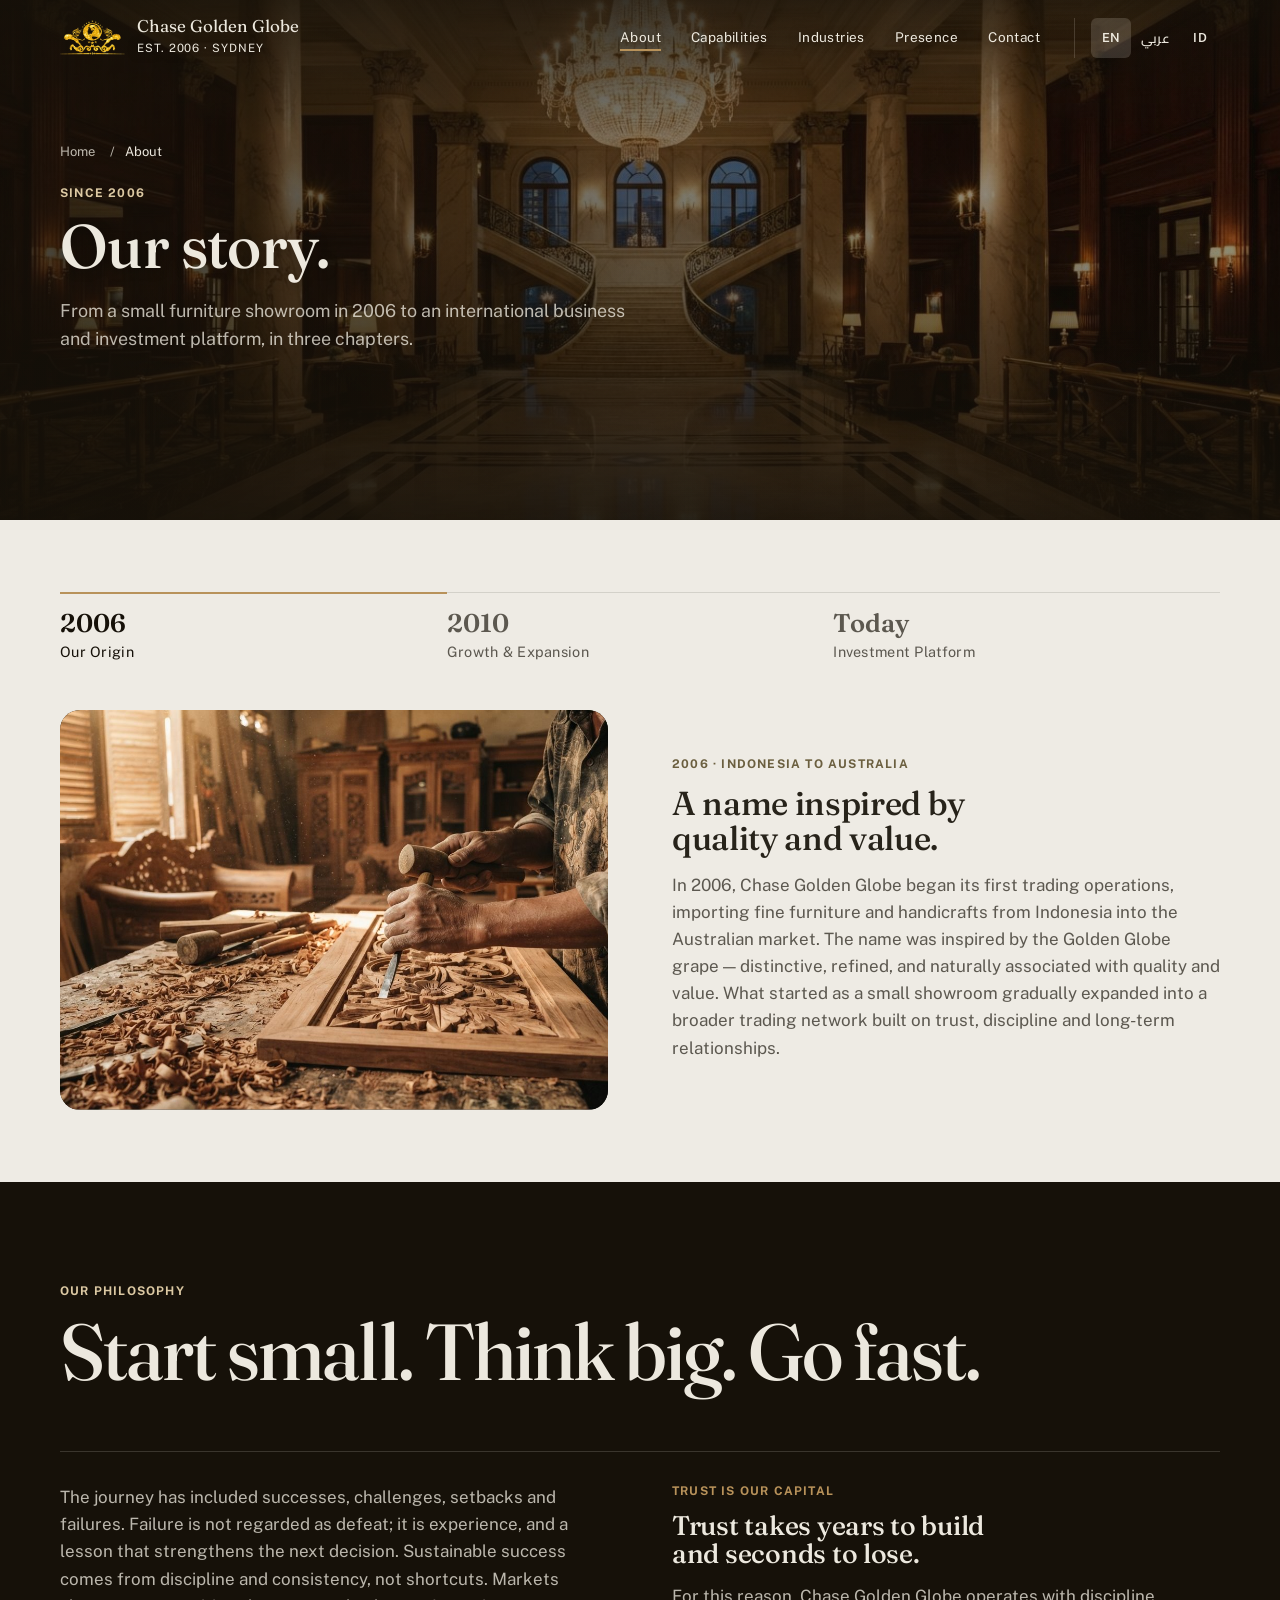
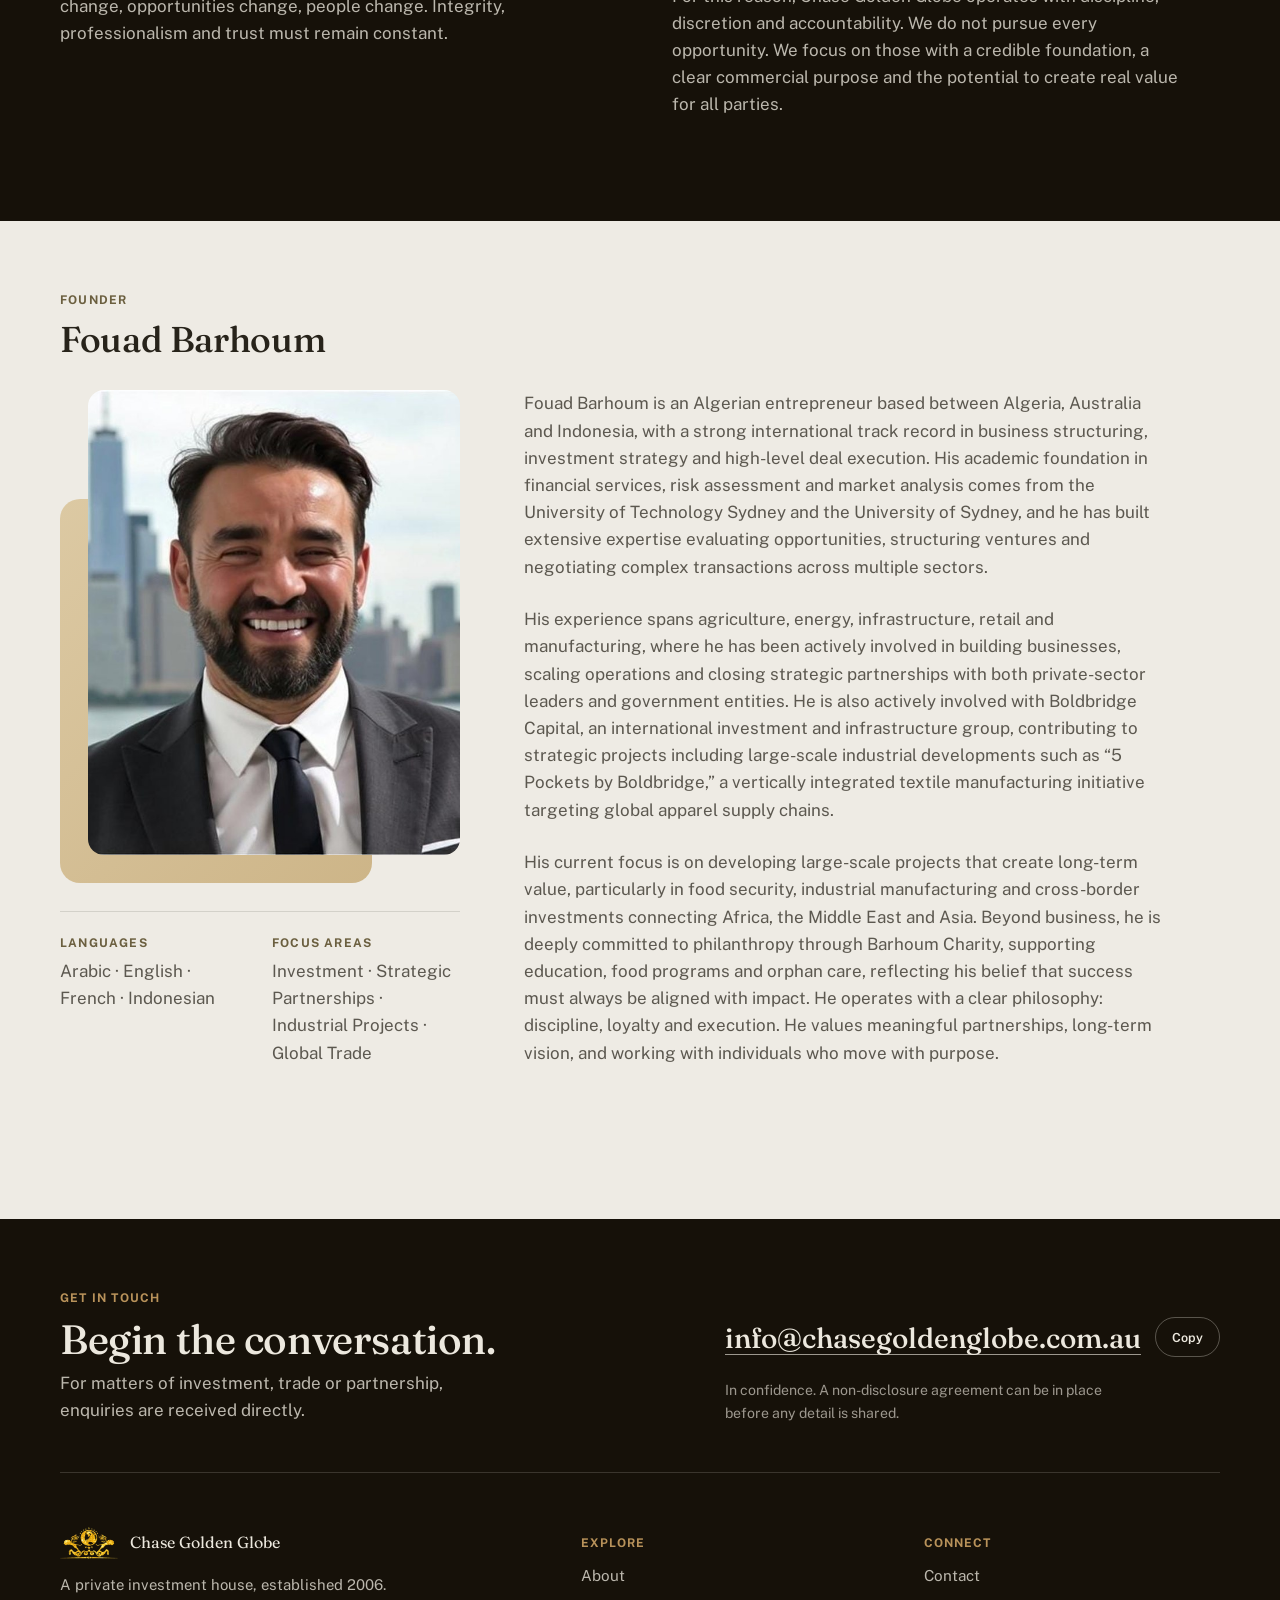
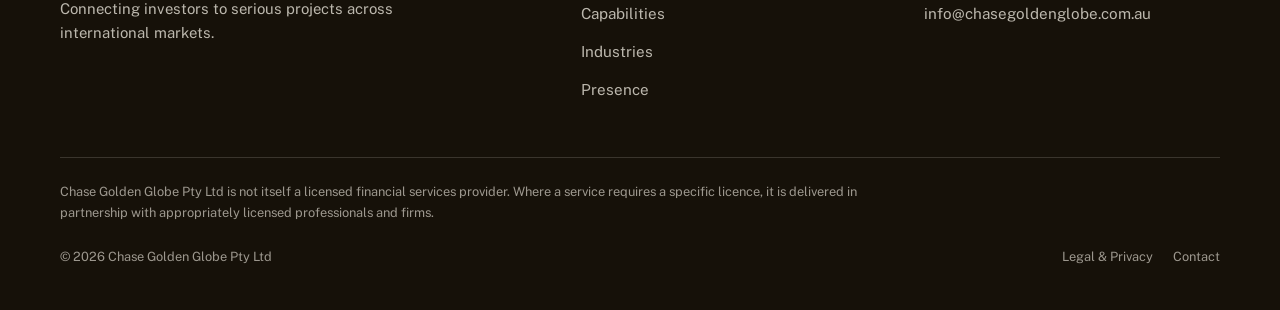
<file: about.html>
<!DOCTYPE html>
<html lang="en" dir="ltr">
<head>
<meta charset="UTF-8">
<meta name="viewport" content="width=device-width, initial-scale=1.0">
<title>About | Chase Golden Globe</title>
<meta name="description" content="From exporting fine furniture out of Indonesia to connecting investors and projects worldwide: the story of Chase Golden Globe and founder Fouad Barhoum.">
<meta name="robots" content="index, follow">
<link rel="canonical" href="https://chasegoldenglobe.com.au/about.html">
<link rel="icon" type="image/png" sizes="32x32" href="/assets/favicon-32.png">
<link rel="icon" href="/assets/favicon.ico">
<link rel="apple-touch-icon" href="/assets/icon-192.png">
<link rel="manifest" href="/site.webmanifest">
<meta name="theme-color" content="#EEEBE4">
<meta property="og:type" content="website">
<meta property="og:site_name" content="Chase Golden Globe">
<meta property="og:title" content="About | Chase Golden Globe">
<meta property="og:description" content="From exporting fine furniture out of Indonesia to connecting investors and projects worldwide: the story of Chase Golden Globe and founder Fouad Barhoum.">
<meta property="og:url" content="https://chasegoldenglobe.com.au/about.html">
<meta property="og:image" content="https://chasegoldenglobe.com.au/assets/og-image.png">
<meta property="og:image:width" content="1200">
<meta property="og:image:height" content="630">
<meta name="twitter:card" content="summary_large_image">
<link rel="preconnect" href="https://fonts.googleapis.com">
<link rel="preconnect" href="https://fonts.gstatic.com" crossorigin>
<link href="https://fonts.googleapis.com/css2?family=Fraunces:SOFT,WONK,opsz,wght@0..100,0..1,9..144,400..600&family=Public+Sans:wght@400;500;600;700&family=Cairo:wght@400;500;600;700&family=Markazi+Text:wght@500;600;700&display=swap" rel="stylesheet">
<link rel="stylesheet" href="/style.css">
<script type="application/ld+json">{"@context":"https://schema.org","@type":"BreadcrumbList","itemListElement":[{"@type":"ListItem","position":1,"name":"Home","item":"https://chasegoldenglobe.com.au/"},{"@type":"ListItem","position":2,"name":"About","item":"https://chasegoldenglobe.com.au/about.html"}]}</script>
<script type="application/ld+json">{"@context":"https://schema.org","@type":"AboutPage","url":"https://chasegoldenglobe.com.au/about.html","mainEntity":{"@type":"Organization","name":"Chase Golden Globe","founder":{"@type":"Person","name":"Fouad Barhoum"},"foundingDate":"2006"}}</script>
</head>
<body class="has-hero">
<a class="skip-link" href="#main" data-i18n="skip">Skip to main content</a>
<nav class="site-nav" id="siteNav" aria-label="Primary">
  <a class="nav-logo" href="/" aria-label="Chase Golden Globe — Home">
    <picture><source srcset="/assets/logo-mark.webp" type="image/webp"><img src="/assets/logo-mark.png" alt="" width="65" height="36"></picture>
    <div><div class="nav-logo-text" translate="no">Chase Golden Globe</div><div class="nav-logo-sub" data-i18n="nav.sub">Est. 2006 · Sydney</div></div>
  </a>
  <button type="button" class="nav-toggle" id="navToggle" aria-expanded="false" aria-controls="navLinks" data-i18n="nav.menu">Menu</button>
  <div class="nav-links" id="navLinks">
    <a href="/about.html" class="active" aria-current="page" data-i18n="nav.about">About</a>
    <a href="/capabilities.html" data-i18n="nav.capabilities">Capabilities</a>
    <a href="/industries.html" data-i18n="nav.industries">Industries</a>
    <a href="/presence.html" data-i18n="nav.presence">Presence</a>
    <a href="/contact.html" data-i18n="nav.contact">Contact</a>
    <div class="lang-switch" role="group" aria-label="Language">
      <button type="button" data-lang="en" lang="en" aria-label="English" aria-pressed="true" class="active">EN</button>
      <button type="button" data-lang="ar" lang="ar" aria-label="العربية" aria-pressed="false">عربي</button>
      <button type="button" data-lang="id" lang="id" aria-label="Bahasa Indonesia" aria-pressed="false">ID</button>
    </div>
  </div>
</nav>
<main id="main">
<div class="hero hero-page">
  <div class="hero-photo" style="background-image:url('/assets/hero-lobby.jpg');"></div>
  <div class="hero-in">
    <nav class="breadcrumbs" aria-label="Breadcrumb"><ol><li><a href="/" data-i18n="crumb.home">Home</a></li><li aria-hidden="true">/</li><li aria-current="page" data-i18n="nav.about">About</li></ol></nav>
    <div class="eyebrow on-dark" data-i18n="about.eyebrow">Since 2006</div>
    <h1 class="h-page" id="about-h" data-i18n="about.title">Our story.</h1>
    <p class="lede on-dark" data-i18n="about.lede">From a small furniture showroom in 2006 to an international business and investment platform, in three chapters.</p>
  </div>
</div>

<section class="tight" aria-labelledby="chapters-h"><div class="wrap">
  <h2 class="sr-only" id="chapters-h" data-i18n="about.chapters">Chapters</h2>
  <div class="timeline" role="tablist" aria-label="Company history">
    <button type="button" role="tab" id="tab-1" aria-controls="chapter-1" aria-selected="true" class="active"><b data-i18n="about.tl1.year">2006</b><span data-i18n="about.tab1">Our Origin</span></button>
    <button type="button" role="tab" id="tab-2" aria-controls="chapter-2" aria-selected="false" tabindex="-1"><b data-i18n="about.tl2.year">2010</b><span data-i18n="about.tab2">Growth &amp; Expansion</span></button>
    <button type="button" role="tab" id="tab-3" aria-controls="chapter-3" aria-selected="false" tabindex="-1"><b data-i18n="about.tl3.year">Today</b><span data-i18n="about.tab3">Investment Platform</span></button>
  </div>
  <div class="chapter active" id="chapter-1" role="tabpanel" aria-labelledby="tab-1">
    <figure class="photo"><div class="photo-img" style="background-image:url('/assets/chapter-2006.jpg');" role="img" aria-label="A craftsman carving a teak panel in an Indonesian furniture workshop"></div><figcaption data-i18n="about.ch1.cap">Hand-carved teak, the trade where the house began.</figcaption></figure>
    <div class="chapter-text"><div class="eyebrow" data-i18n="about.ch1.eyebrow">2006 · Indonesia to Australia</div><h2 data-i18n="about.ch1.title">A name inspired by quality and value.</h2><p data-i18n="about.ch1.body">In 2006, Chase Golden Globe began its first trading operations, importing fine furniture and handicrafts from Indonesia into the Australian market. The name was inspired by the Golden Globe grape — distinctive, refined, and naturally associated with quality and value. What started as a small showroom gradually expanded into a broader trading network built on trust, discipline and long-term relationships.</p></div>
  </div>
  <div class="chapter" id="chapter-2" role="tabpanel" aria-labelledby="tab-2" hidden>
    <figure class="photo"><div class="photo-img" style="background-image:url('/assets/chapter-2010.jpg');" role="img" aria-label="A gilded reception room with chandelier and marble floor"></div><figcaption data-i18n="about.ch2.cap">Interiors and luxury property, from 2010.</figcaption></figure>
    <div class="chapter-text"><div class="eyebrow" data-i18n="about.ch2.eyebrow">2010 · Europe, the Middle East, Asia</div><h2 data-i18n="about.ch2.title">From a showroom to an international network.</h2><p data-i18n="about.ch2.body">As the business grew, Chase Golden Globe began re-exporting selected Indonesian furniture and handicraft to markets across Europe and the Middle East, then expanded into food and agricultural products, including Australian honey and premium dairy, supplying Indonesia, Asia and international markets. In 2010 a new chapter began through a venture with Royalty Prussia, extending into high-end interior design, luxury real estate, premium renovations and prestigious properties including embassies and palaces around the world.</p></div>
  </div>
  <div class="chapter" id="chapter-3" role="tabpanel" aria-labelledby="tab-3" hidden>
    <figure class="photo"><div class="photo-img" style="background-image:url('/assets/hero-capabilities.jpg');" role="img" aria-label="A boardroom overlooking a city at dusk"></div><figcaption data-i18n="about.ch3.cap">Connecting investors to projects, today.</figcaption></figure>
    <div class="chapter-text"><div class="eyebrow" data-i18n="about.ch3.eyebrow">Today · Worldwide</div><h2 data-i18n="about.ch3.title">A broader international business and investment network.</h2><p data-i18n="about.ch3.body">Today, Chase Golden Globe operates as an international business and investment platform. Fouad Barhoum travels the world connecting investors to projects, drawing on relationships built across investment and finance, real estate, oil and gas, mining, international trade and strategic partnerships. The company has worked closely with investment authorities and government-linked institutions in Indonesia, and its network extends to sovereign wealth funds, state-owned companies and private investors worldwide.</p></div>
  </div>
</div></section>

<section class="creed-band" aria-labelledby="philosophy-h"><div class="wrap">
  <div class="creed">
    <div class="eyebrow on-dark" data-i18n="about.philosophy.eyebrow">Our Philosophy</div>
    <h2 class="creed-line" id="philosophy-h" data-i18n="about.philosophy.title">Start small. Think big. Go fast.</h2>
    <div class="creed-cols">
    <div><p data-i18n="about.philosophy.body">The journey has included successes, challenges, setbacks and failures. Failure is not regarded as defeat; it is experience, and a lesson that strengthens the next decision. Sustainable success comes from discipline and consistency, not shortcuts. Markets change, opportunities change, people change. Integrity, professionalism and trust must remain constant.</p></div>
    <div><div class="eyebrow on-dark" data-i18n="about.trust.eyebrow">Trust Is Our Capital</div><h3 data-i18n="about.trust.title">Trust takes years to build and seconds to lose.</h3><p data-i18n="about.trust.body">For this reason, Chase Golden Globe operates with discipline, discretion and accountability. We do not pursue every opportunity. We focus on those with a credible foundation, a clear commercial purpose and the potential to create real value for all parties.</p></div>
    </div>
  </div>
</div></section>

<section aria-labelledby="founder-h"><div class="wrap">
  <div class="sec-head"><div class="eyebrow" data-i18n="about.founder.eyebrow">Founder</div><h2 class="h-sec" id="founder-h" data-i18n="about.founder.name">Fouad Barhoum</h2></div>
  <div class="founder">
    <div class="founder-side">
      <div class="plate"><img src="/assets/founder-fouad.jpg" alt="Portrait of Fouad Barhoum, founder of Chase Golden Globe" width="640" height="800" loading="lazy"></div>
      <div class="meta">
        <div><div class="eyebrow" data-i18n="about.founder.languages.label">Languages</div><p class="copy" data-i18n="about.founder.languages.value">Arabic · English · French · Indonesian</p></div>
        <div><div class="eyebrow" data-i18n="about.founder.focus.label">Focus Areas</div><p class="copy" data-i18n="about.founder.focus.value">Investment · Strategic Partnerships · Industrial Projects · Global Trade</p></div>
      </div>
    </div>
    <div class="founder-bio">
      <p class="copy" data-i18n="about.founder.p1">Fouad Barhoum is an Algerian entrepreneur based between Algeria, Australia and Indonesia, with a strong international track record in business structuring, investment strategy and high-level deal execution. His academic foundation in financial services, risk assessment and market analysis comes from the University of Technology Sydney and the University of Sydney, and he has built extensive expertise evaluating opportunities, structuring ventures and negotiating complex transactions across multiple sectors.</p>
      <p class="copy" data-i18n="about.founder.p2">His experience spans agriculture, energy, infrastructure, retail and manufacturing, where he has been actively involved in building businesses, scaling operations and closing strategic partnerships with both private-sector leaders and government entities. He is also actively involved with Boldbridge Capital, an international investment and infrastructure group, contributing to strategic projects including large-scale industrial developments such as &ldquo;5 Pockets by Boldbridge,&rdquo; a vertically integrated textile manufacturing initiative targeting global apparel supply chains.</p>
      <p class="copy" data-i18n="about.founder.p3">His current focus is on developing large-scale projects that create long-term value, particularly in food security, industrial manufacturing and cross-border investments connecting Africa, the Middle East and Asia. Beyond business, he is deeply committed to philanthropy through Barhoum Charity, supporting education, food programs and orphan care, reflecting his belief that success must always be aligned with impact. He operates with a clear philosophy: discipline, loyalty and execution. He values meaningful partnerships, long-term vision, and working with individuals who move with purpose.</p>
    </div>
  </div>
</div></section>
</main>
<footer class="site-footer">
  <div class="wrap">
    <div class="f-cta">
      <div>
        <div class="eyebrow on-dark" data-i18n="home.cta.eyebrow">Get in Touch</div>
        <h2 data-i18n="home.cta.title">Begin the conversation.</h2>
        <p data-i18n="home.cta.body">For matters of investment, trade or partnership, enquiries are received directly.</p>
      </div>
      <div class="f-mail">
        <div class="email-row"><a class="email-big" href="mailto:info@chasegoldenglobe.com.au?subject=Enquiry%3A%20%5Bproject%20name%5D&amp;body=Project%3A%0AMarket%20%2F%20country%3A%0AStage%3A%0ACapital%20sought%3A%0A" data-mailto translate="no">info@chasegoldenglobe.com.au</a><button type="button" class="copybtn" data-email="info@chasegoldenglobe.com.au" data-i18n="contact.copy">Copy</button></div>
        <p class="f-nda" data-i18n="home.cta.nda">In confidence. A non-disclosure agreement can be in place before any detail is shared.</p>
      </div>
    </div>
    <div class="f-top">
      <div>
        <a class="footer-logo" href="/" aria-label="Chase Golden Globe — Home">
          <picture><source srcset="/assets/logo-mark.webp" type="image/webp"><img src="/assets/logo-mark.png" alt="" width="58" height="32" loading="lazy"></picture>
          <span translate="no">Chase Golden Globe</span>
        </a>
        <p class="f-blurb" data-i18n="footer.blurb">A private investment house, established 2006. Connecting investors to serious projects across international markets.</p>
      </div>
      <div class="f-col"><h2 class="f-h" data-i18n="footer.explore">Explore</h2><div class="f-links"><a href="/about.html" data-i18n="nav.about">About</a><a href="/capabilities.html" data-i18n="nav.capabilities">Capabilities</a><a href="/industries.html" data-i18n="nav.industries">Industries</a><a href="/presence.html" data-i18n="nav.presence">Presence</a></div></div>
      <div class="f-col"><h2 class="f-h" data-i18n="footer.connect">Connect</h2><div class="f-links"><a href="/contact.html" data-i18n="nav.contact">Contact</a><a href="mailto:info@chasegoldenglobe.com.au?subject=Enquiry%3A%20%5Bproject%20name%5D&amp;body=Project%3A%0AMarket%20%2F%20country%3A%0AStage%3A%0ACapital%20sought%3A%0A" data-mailto translate="no">info@chasegoldenglobe.com.au</a></div></div>
    </div>
    <div class="f-bot">
      <p data-i18n="footer.disclaimer">Chase Golden Globe Pty Ltd is not itself a licensed financial services provider. Where a service requires a specific licence, it is delivered in partnership with appropriately licensed professionals and firms.</p>
      <div class="r"><span data-i18n="footer.copyright">© 2026 Chase Golden Globe Pty Ltd</span><div><a href="/legal.html" data-i18n="footer.legal">Legal &amp; Privacy</a><a href="/contact.html" data-i18n="nav.contact">Contact</a></div></div>
    </div>
  </div>
</footer>
<script src="/assets/i18n.js" defer></script>
<script src="/script.js" defer></script>
</body>
</html>
</file>
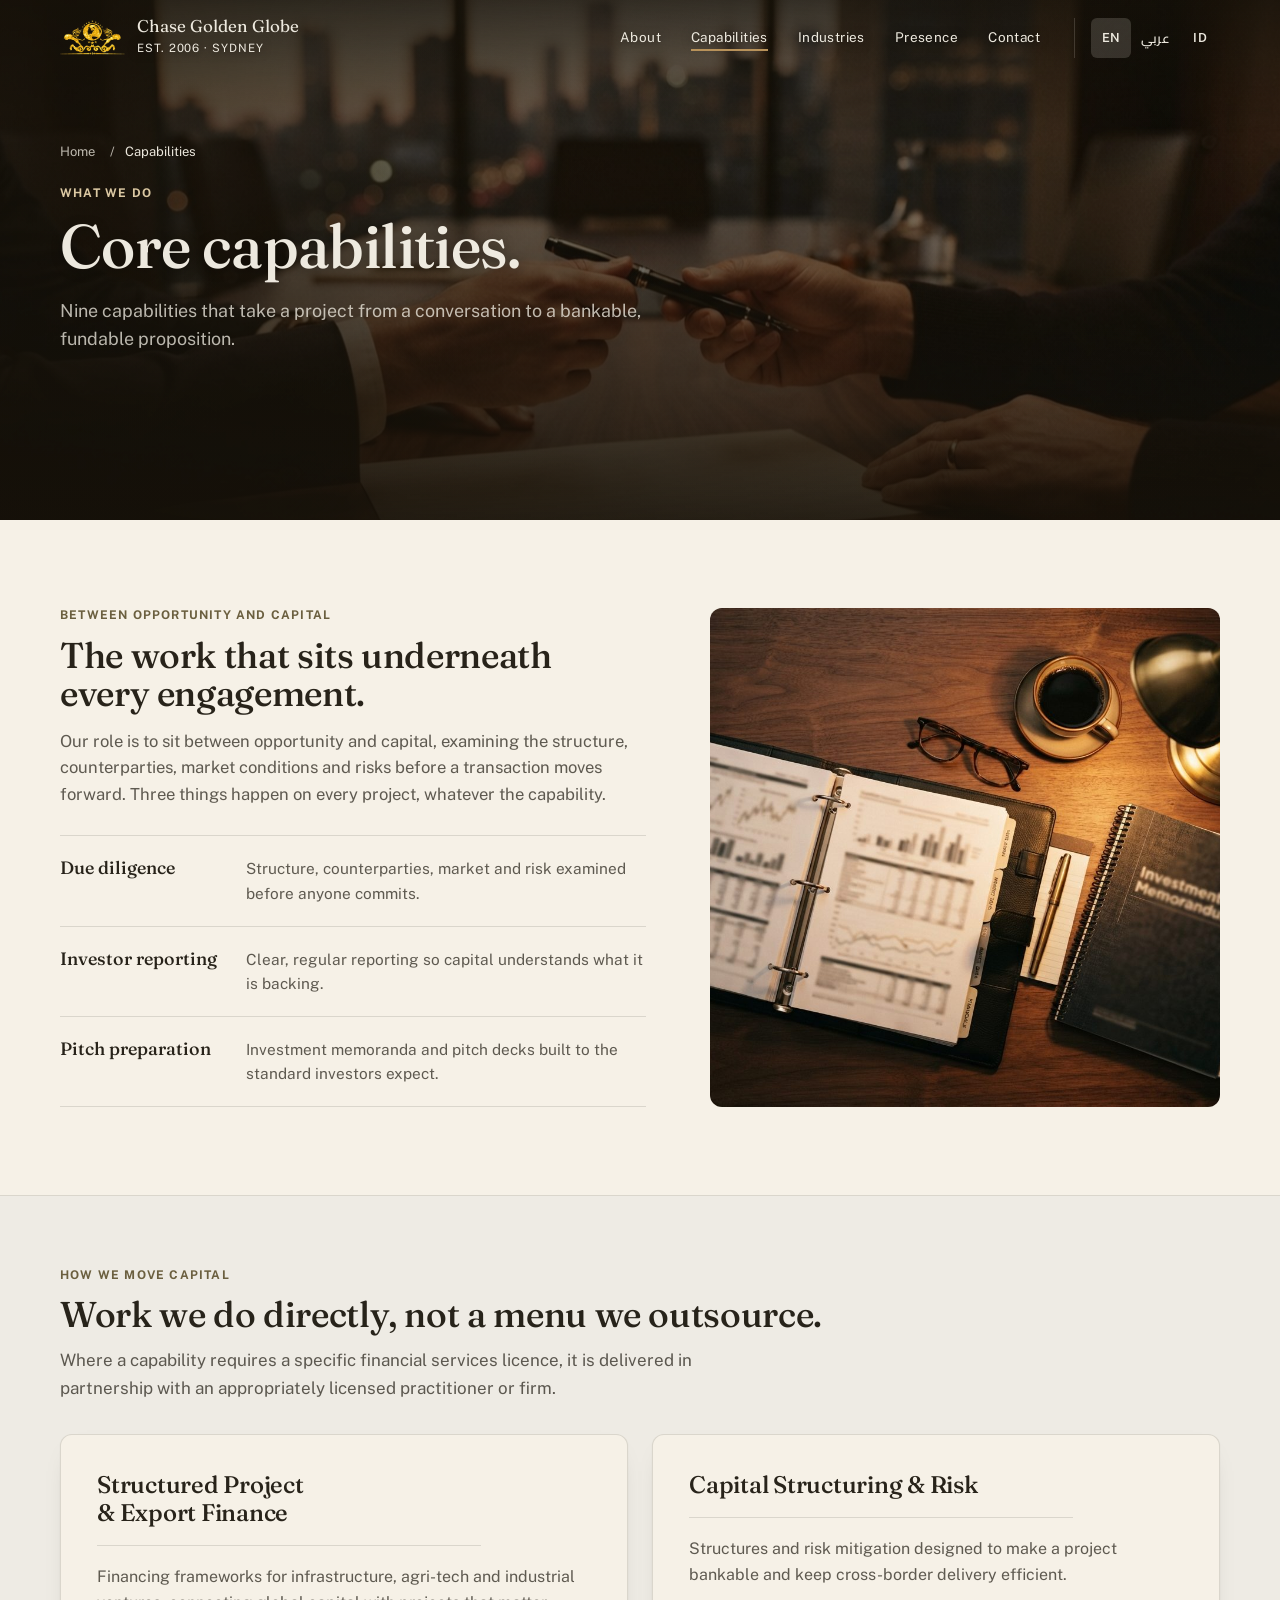
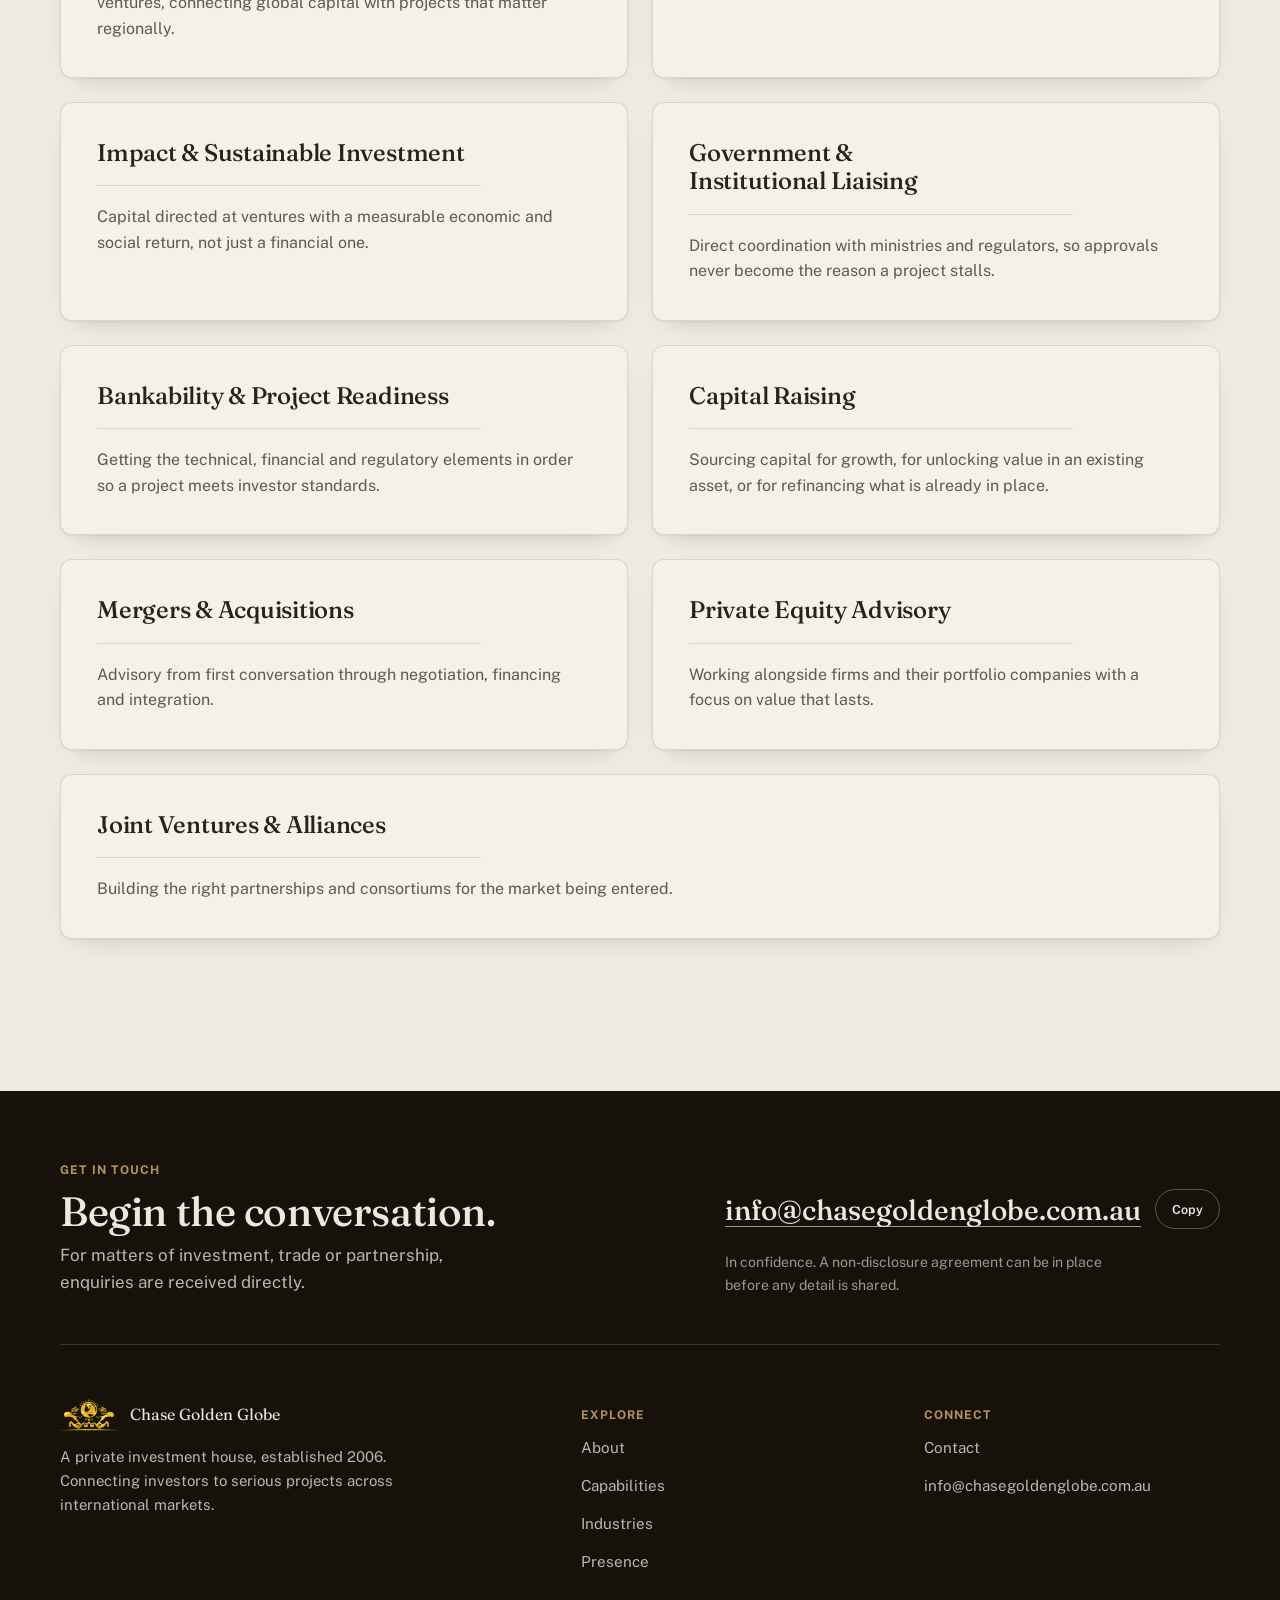
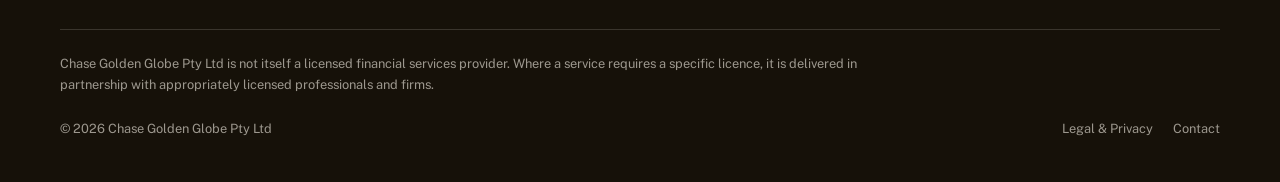
<file: capabilities.html>
<!DOCTYPE html>
<html lang="en" dir="ltr">
<head>
<meta charset="UTF-8">
<meta name="viewport" content="width=device-width, initial-scale=1.0">
<title>Capabilities | Chase Golden Globe</title>
<meta name="description" content="Nine core capabilities of Chase Golden Globe, from structured finance and government liaison to capital raising, M&amp;A and joint ventures, with due diligence, investor reporting and pitch preparation on every project.">
<meta name="robots" content="index, follow">
<link rel="canonical" href="https://chasegoldenglobe.com.au/capabilities.html">
<link rel="icon" type="image/png" sizes="32x32" href="/assets/favicon-32.png">
<link rel="icon" href="/assets/favicon.ico">
<link rel="apple-touch-icon" href="/assets/icon-192.png">
<link rel="manifest" href="/site.webmanifest">
<meta name="theme-color" content="#EEEBE4">
<meta property="og:type" content="website">
<meta property="og:site_name" content="Chase Golden Globe">
<meta property="og:title" content="Capabilities | Chase Golden Globe">
<meta property="og:description" content="Nine core capabilities of Chase Golden Globe, from structured finance and government liaison to capital raising, M&amp;A and joint ventures, with due diligence, investor reporting and pitch preparation on every project.">
<meta property="og:url" content="https://chasegoldenglobe.com.au/capabilities.html">
<meta property="og:image" content="https://chasegoldenglobe.com.au/assets/og-image.png">
<meta property="og:image:width" content="1200">
<meta property="og:image:height" content="630">
<meta name="twitter:card" content="summary_large_image">
<link rel="preconnect" href="https://fonts.googleapis.com">
<link rel="preconnect" href="https://fonts.gstatic.com" crossorigin>
<link href="https://fonts.googleapis.com/css2?family=Fraunces:SOFT,WONK,opsz,wght@0..100,0..1,9..144,400..600&family=Public+Sans:wght@400;500;600;700&family=Cairo:wght@400;500;600;700&family=Markazi+Text:wght@500;600;700&display=swap" rel="stylesheet">
<link rel="stylesheet" href="/style.css">
<script type="application/ld+json">{"@context":"https://schema.org","@type":"BreadcrumbList","itemListElement":[{"@type":"ListItem","position":1,"name":"Home","item":"https://chasegoldenglobe.com.au/"},{"@type":"ListItem","position":2,"name":"Capabilities","item":"https://chasegoldenglobe.com.au/capabilities.html"}]}</script>
</head>
<body class="has-hero">
<a class="skip-link" href="#main" data-i18n="skip">Skip to main content</a>
<nav class="site-nav" id="siteNav" aria-label="Primary">
  <a class="nav-logo" href="/" aria-label="Chase Golden Globe — Home">
    <picture><source srcset="/assets/logo-mark.webp" type="image/webp"><img src="/assets/logo-mark.png" alt="" width="65" height="36"></picture>
    <div><div class="nav-logo-text" translate="no">Chase Golden Globe</div><div class="nav-logo-sub" data-i18n="nav.sub">Est. 2006 · Sydney</div></div>
  </a>
  <button type="button" class="nav-toggle" id="navToggle" aria-expanded="false" aria-controls="navLinks" data-i18n="nav.menu">Menu</button>
  <div class="nav-links" id="navLinks">
    <a href="/about.html" data-i18n="nav.about">About</a>
    <a href="/capabilities.html" class="active" aria-current="page" data-i18n="nav.capabilities">Capabilities</a>
    <a href="/industries.html" data-i18n="nav.industries">Industries</a>
    <a href="/presence.html" data-i18n="nav.presence">Presence</a>
    <a href="/contact.html" data-i18n="nav.contact">Contact</a>
    <div class="lang-switch" role="group" aria-label="Language">
      <button type="button" data-lang="en" lang="en" aria-label="English" aria-pressed="true" class="active">EN</button>
      <button type="button" data-lang="ar" lang="ar" aria-label="العربية" aria-pressed="false">عربي</button>
      <button type="button" data-lang="id" lang="id" aria-label="Bahasa Indonesia" aria-pressed="false">ID</button>
    </div>
  </div>
</nav>
<main id="main">
<div class="hero hero-page">
  <div class="hero-photo" style="background-image:url('/assets/hero-handshake.jpg');"></div>
  <div class="hero-in">
    <nav class="breadcrumbs" aria-label="Breadcrumb"><ol><li><a href="/" data-i18n="crumb.home">Home</a></li><li aria-hidden="true">/</li><li aria-current="page" data-i18n="nav.capabilities">Capabilities</li></ol></nav>
    <div class="eyebrow on-dark" data-i18n="cap.eyebrow">What We Do</div>
    <h1 class="h-page" id="cap-h" data-i18n="cap.title">Core capabilities.</h1>
    <p class="lede on-dark" data-i18n="cap.lede">Nine capabilities that take a project from a conversation to a bankable, fundable proposition.</p>
  </div>
</div>

<section class="core-band" aria-labelledby="core-h"><div class="wrap">
  <div class="core">
    <div class="core-text">
      <div class="eyebrow on-dark" data-i18n="cap.core.eyebrow">Between Opportunity and Capital</div>
      <h2 class="h-sec" id="core-h" data-i18n="cap.core.title">The work that sits underneath every engagement.</h2>
      <p data-i18n="cap.core.body">Our role is to sit between opportunity and capital, examining the structure, counterparties, market conditions and risks before a transaction moves forward. Three things happen on every project, whatever the capability.</p>
    </div>
    <img class="core-photo" src="/assets/capabilities-desk.jpg" alt="A due-diligence binder of financial statements and an investment memorandum on a desk" width="1264" height="848" loading="lazy">
    <div class="core-items">
      <div><b data-i18n="cap.core.1.t">Due diligence</b><p data-i18n="cap.core.1.b">Structure, counterparties, market and risk examined before anyone commits.</p></div>
      <div><b data-i18n="cap.core.2.t">Investor reporting</b><p data-i18n="cap.core.2.b">Clear, regular reporting so capital understands what it is backing.</p></div>
      <div><b data-i18n="cap.core.3.t">Pitch preparation</b><p data-i18n="cap.core.3.b">Investment memoranda and pitch decks built to the standard investors expect.</p></div>
    </div>
  </div>
</div></section>

<section class="tight" aria-labelledby="caps-h"><div class="wrap">
  <div class="sec-head"><div class="eyebrow" data-i18n="cap.h2.eyebrow">How We Move Capital</div><h2 class="h-sec" id="caps-h" data-i18n="cap.h2.title">Work we do directly, not a menu we outsource.</h2><p class="copy" data-i18n="cap.h2.body">Where a capability requires a specific financial services licence, it is delivered in partnership with an appropriately licensed practitioner or firm.</p></div>
  <div class="tiles tiles-wide">
      <article class="tile" id="cap-1"><h3 data-i18n="cap.t1.title">Structured Project &amp; Export Finance</h3><p data-i18n="cap.t1.body">Financing frameworks for infrastructure, agri-tech and industrial ventures, connecting global capital with projects that matter regionally.</p></article>
      <article class="tile" id="cap-2"><h3 data-i18n="cap.t2.title">Capital Structuring &amp; Risk</h3><p data-i18n="cap.t2.body">Structures and risk mitigation designed to make a project bankable and keep cross-border delivery efficient.</p></article>
      <article class="tile" id="cap-3"><h3 data-i18n="cap.t3.title">Impact &amp; Sustainable Investment</h3><p data-i18n="cap.t3.body">Capital directed at ventures with a measurable economic and social return, not just a financial one.</p></article>
      <article class="tile" id="cap-4"><h3 data-i18n="cap.t4.title">Government &amp; Institutional Liaising</h3><p data-i18n="cap.t4.body">Direct coordination with ministries and regulators, so approvals never become the reason a project stalls.</p></article>
      <article class="tile" id="cap-5"><h3 data-i18n="cap.t5.title">Bankability &amp; Project Readiness</h3><p data-i18n="cap.t5.body">Getting the technical, financial and regulatory elements in order so a project meets investor standards.</p></article>
      <article class="tile" id="cap-6"><h3 data-i18n="cap.t6.title">Capital Raising</h3><p data-i18n="cap.t6.body">Sourcing capital for growth, for unlocking value in an existing asset, or for refinancing what is already in place.</p></article>
      <article class="tile" id="cap-7"><h3 data-i18n="cap.t7.title">Mergers &amp; Acquisitions</h3><p data-i18n="cap.t7.body">Advisory from first conversation through negotiation, financing and integration.</p></article>
      <article class="tile" id="cap-8"><h3 data-i18n="cap.t8.title">Private Equity Advisory</h3><p data-i18n="cap.t8.body">Working alongside firms and their portfolio companies with a focus on value that lasts.</p></article>
      <article class="tile" id="cap-9"><h3 data-i18n="cap.t9.title">Joint Ventures &amp; Alliances</h3><p data-i18n="cap.t9.body">Building the right partnerships and consortiums for the market being entered.</p></article>
  </div>
</div></section>
</main>
<footer class="site-footer">
  <div class="wrap">
    <div class="f-cta">
      <div>
        <div class="eyebrow on-dark" data-i18n="home.cta.eyebrow">Get in Touch</div>
        <h2 data-i18n="home.cta.title">Begin the conversation.</h2>
        <p data-i18n="home.cta.body">For matters of investment, trade or partnership, enquiries are received directly.</p>
      </div>
      <div class="f-mail">
        <div class="email-row"><a class="email-big" href="mailto:info@chasegoldenglobe.com.au?subject=Enquiry%3A%20%5Bproject%20name%5D&amp;body=Project%3A%0AMarket%20%2F%20country%3A%0AStage%3A%0ACapital%20sought%3A%0A" data-mailto translate="no">info@chasegoldenglobe.com.au</a><button type="button" class="copybtn" data-email="info@chasegoldenglobe.com.au" data-i18n="contact.copy">Copy</button></div>
        <p class="f-nda" data-i18n="home.cta.nda">In confidence. A non-disclosure agreement can be in place before any detail is shared.</p>
      </div>
    </div>
    <div class="f-top">
      <div>
        <a class="footer-logo" href="/" aria-label="Chase Golden Globe — Home">
          <picture><source srcset="/assets/logo-mark.webp" type="image/webp"><img src="/assets/logo-mark.png" alt="" width="58" height="32" loading="lazy"></picture>
          <span translate="no">Chase Golden Globe</span>
        </a>
        <p class="f-blurb" data-i18n="footer.blurb">A private investment house, established 2006. Connecting investors to serious projects across international markets.</p>
      </div>
      <div class="f-col"><h2 class="f-h" data-i18n="footer.explore">Explore</h2><div class="f-links"><a href="/about.html" data-i18n="nav.about">About</a><a href="/capabilities.html" data-i18n="nav.capabilities">Capabilities</a><a href="/industries.html" data-i18n="nav.industries">Industries</a><a href="/presence.html" data-i18n="nav.presence">Presence</a></div></div>
      <div class="f-col"><h2 class="f-h" data-i18n="footer.connect">Connect</h2><div class="f-links"><a href="/contact.html" data-i18n="nav.contact">Contact</a><a href="mailto:info@chasegoldenglobe.com.au?subject=Enquiry%3A%20%5Bproject%20name%5D&amp;body=Project%3A%0AMarket%20%2F%20country%3A%0AStage%3A%0ACapital%20sought%3A%0A" data-mailto translate="no">info@chasegoldenglobe.com.au</a></div></div>
    </div>
    <div class="f-bot">
      <p data-i18n="footer.disclaimer">Chase Golden Globe Pty Ltd is not itself a licensed financial services provider. Where a service requires a specific licence, it is delivered in partnership with appropriately licensed professionals and firms.</p>
      <div class="r"><span data-i18n="footer.copyright">© 2026 Chase Golden Globe Pty Ltd</span><div><a href="/legal.html" data-i18n="footer.legal">Legal &amp; Privacy</a><a href="/contact.html" data-i18n="nav.contact">Contact</a></div></div>
    </div>
  </div>
</footer>
<script src="/assets/i18n.js" defer></script>
<script src="/script.js" defer></script>
</body>
</html>
</file>
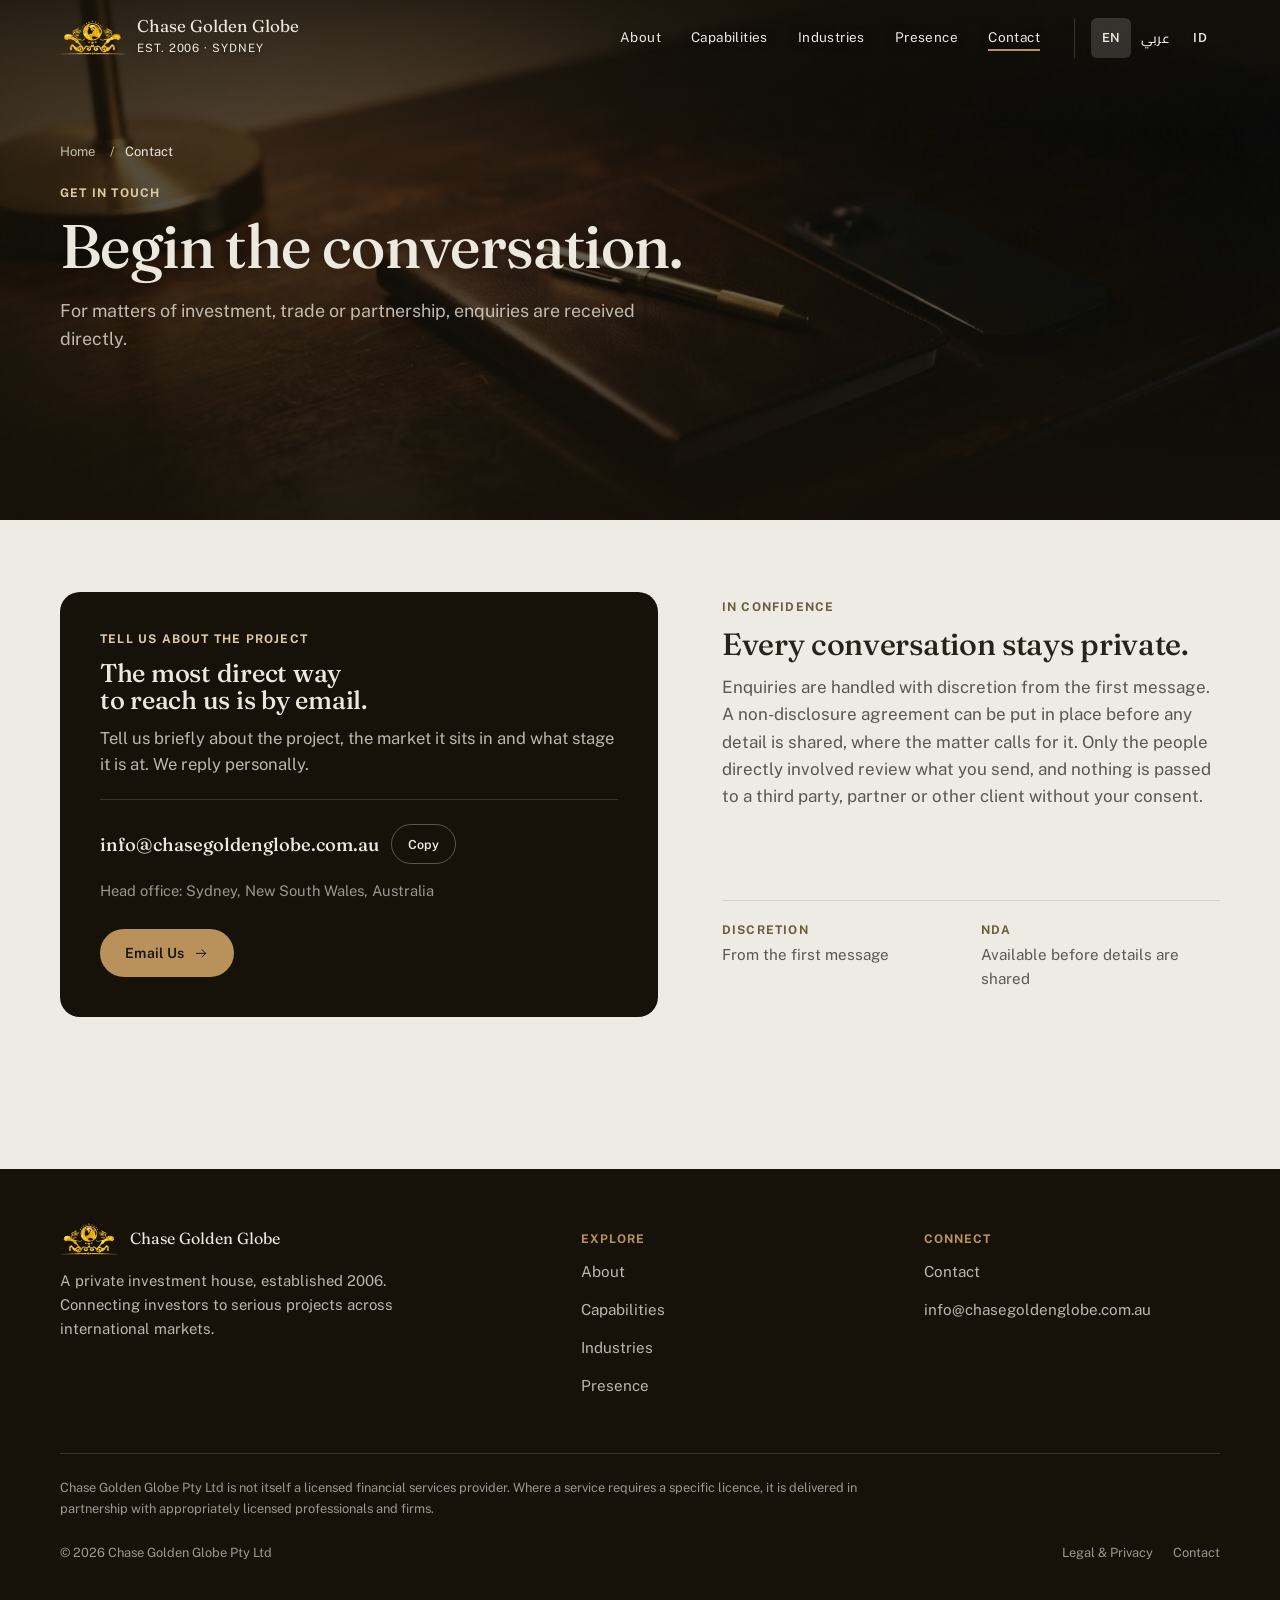
<file: contact.html>
<!DOCTYPE html>
<html lang="en" dir="ltr">
<head>
<meta charset="UTF-8">
<meta name="viewport" content="width=device-width, initial-scale=1.0">
<title>Contact | Chase Golden Globe</title>
<meta name="description" content="Reach Chase Golden Globe directly for matters of investment, trade or partnership. Head office in Sydney, Australia.">
<meta name="robots" content="index, follow">
<link rel="canonical" href="https://chasegoldenglobe.com.au/contact.html">
<link rel="icon" type="image/png" sizes="32x32" href="/assets/favicon-32.png">
<link rel="icon" href="/assets/favicon.ico">
<link rel="apple-touch-icon" href="/assets/icon-192.png">
<link rel="manifest" href="/site.webmanifest">
<meta name="theme-color" content="#EEEBE4">
<meta property="og:type" content="website">
<meta property="og:site_name" content="Chase Golden Globe">
<meta property="og:title" content="Contact | Chase Golden Globe">
<meta property="og:description" content="Reach Chase Golden Globe directly for matters of investment, trade or partnership. Head office in Sydney, Australia.">
<meta property="og:url" content="https://chasegoldenglobe.com.au/contact.html">
<meta property="og:image" content="https://chasegoldenglobe.com.au/assets/og-image.png">
<meta property="og:image:width" content="1200">
<meta property="og:image:height" content="630">
<meta name="twitter:card" content="summary_large_image">
<link rel="preconnect" href="https://fonts.googleapis.com">
<link rel="preconnect" href="https://fonts.gstatic.com" crossorigin>
<link href="https://fonts.googleapis.com/css2?family=Fraunces:SOFT,WONK,opsz,wght@0..100,0..1,9..144,400..600&family=Public+Sans:wght@400;500;600;700&family=Cairo:wght@400;500;600;700&family=Markazi+Text:wght@500;600;700&display=swap" rel="stylesheet">
<link rel="stylesheet" href="/style.css">
<script type="application/ld+json">{"@context":"https://schema.org","@type":"BreadcrumbList","itemListElement":[{"@type":"ListItem","position":1,"name":"Home","item":"https://chasegoldenglobe.com.au/"},{"@type":"ListItem","position":2,"name":"Contact","item":"https://chasegoldenglobe.com.au/contact.html"}]}</script>
</head>
<body class="has-hero">
<a class="skip-link" href="#main" data-i18n="skip">Skip to main content</a>
<nav class="site-nav" id="siteNav" aria-label="Primary">
  <a class="nav-logo" href="/" aria-label="Chase Golden Globe — Home">
    <picture><source srcset="/assets/logo-mark.webp" type="image/webp"><img src="/assets/logo-mark.png" alt="" width="65" height="36"></picture>
    <div><div class="nav-logo-text" translate="no">Chase Golden Globe</div><div class="nav-logo-sub" data-i18n="nav.sub">Est. 2006 · Sydney</div></div>
  </a>
  <button type="button" class="nav-toggle" id="navToggle" aria-expanded="false" aria-controls="navLinks" data-i18n="nav.menu">Menu</button>
  <div class="nav-links" id="navLinks">
    <a href="/about.html" data-i18n="nav.about">About</a>
    <a href="/capabilities.html" data-i18n="nav.capabilities">Capabilities</a>
    <a href="/industries.html" data-i18n="nav.industries">Industries</a>
    <a href="/presence.html" data-i18n="nav.presence">Presence</a>
    <a href="/contact.html" class="active" aria-current="page" data-i18n="nav.contact">Contact</a>
    <div class="lang-switch" role="group" aria-label="Language">
      <button type="button" data-lang="en" lang="en" aria-label="English" aria-pressed="true" class="active">EN</button>
      <button type="button" data-lang="ar" lang="ar" aria-label="العربية" aria-pressed="false">عربي</button>
      <button type="button" data-lang="id" lang="id" aria-label="Bahasa Indonesia" aria-pressed="false">ID</button>
    </div>
  </div>
</nav>
<main id="main">
<div class="hero hero-page">
  <div class="hero-photo" style="background-image:url('/assets/hero-contact-new.jpg');"></div>
  <div class="hero-in">
    <nav class="breadcrumbs" aria-label="Breadcrumb"><ol><li><a href="/" data-i18n="crumb.home">Home</a></li><li aria-hidden="true">/</li><li aria-current="page" data-i18n="nav.contact">Contact</li></ol></nav>
    <div class="eyebrow on-dark" data-i18n="home.cta.eyebrow">Get in Touch</div>
    <h1 class="h-page" id="contact-h" data-i18n="home.cta.title">Begin the conversation.</h1>
    <p class="lede on-dark" data-i18n="home.cta.body">For matters of investment, trade or partnership, enquiries are received directly.</p>
  </div>
</div>

<section class="tight" aria-labelledby="contact-h2"><div class="wrap">
  <div class="contact">
    <div class="panel panel-dark">
      <div class="eyebrow on-dark" data-i18n="contact.h2.eyebrow">Tell Us About the Project</div>
      <h2 id="contact-h2" data-i18n="contact.h2.title">The most direct way to reach us is by email.</h2>
      <p data-i18n="contact.h2.body">Tell us briefly about the project, the market it sits in and what stage it is at. We reply personally.</p>
      <div class="email"><a href="mailto:info@chasegoldenglobe.com.au?subject=Enquiry%3A%20%5Bproject%20name%5D&amp;body=Project%3A%0AMarket%20%2F%20country%3A%0AStage%3A%0ACapital%20sought%3A%0A" data-mailto translate="no">info@chasegoldenglobe.com.au</a><button type="button" class="copybtn" id="copyEmail" data-email="info@chasegoldenglobe.com.au" data-i18n="contact.copy">Copy</button></div>
      <p class="note" data-i18n="contact.office">Head office: Sydney, New South Wales, Australia</p>
      <a class="btn btn-brass" href="mailto:info@chasegoldenglobe.com.au?subject=Enquiry%3A%20%5Bproject%20name%5D&amp;body=Project%3A%0AMarket%20%2F%20country%3A%0AStage%3A%0ACapital%20sought%3A%0A" data-mailto><span data-i18n="contact.btn">Email Us</span><span class="relay" aria-hidden="true"><svg viewBox="0 0 24 24" fill="none" stroke="currentColor" stroke-width="1.6" stroke-linecap="round" stroke-linejoin="round"><path d="M4 12h15M13 6l6 6-6 6"/></svg><svg viewBox="0 0 24 24" fill="none" stroke="currentColor" stroke-width="1.6" stroke-linecap="round" stroke-linejoin="round"><path d="M4 12h15M13 6l6 6-6 6"/></svg></span></a>
    </div>
    <div class="confide">
      <div class="eyebrow" data-i18n="contact.confidentiality.eyebrow">In Confidence</div>
      <h2 data-i18n="contact.confidentiality.title">Every conversation stays private.</h2>
      <p data-i18n="contact.confidentiality.body">Enquiries are handled with discretion from the first message. A non-disclosure agreement can be put in place before any detail is shared, where the matter calls for it. Only the people directly involved review what you send, and nothing is passed to a third party, partner or other client without your consent.</p>
      <div class="meta-inline">
        <div><div class="eyebrow" data-i18n="contact.confidentiality.f1.label">Discretion</div><p data-i18n="contact.confidentiality.f1.value">From the first message</p></div>
        <div><div class="eyebrow" data-i18n="contact.confidentiality.f2.label">NDA</div><p data-i18n="contact.confidentiality.f2.value">Available before details are shared</p></div>
      </div>
    </div>
  </div>
</div></section>
</main>
<footer class="site-footer">
  <div class="wrap">
    <div class="f-top">
      <div>
        <a class="footer-logo" href="/" aria-label="Chase Golden Globe — Home">
          <picture><source srcset="/assets/logo-mark.webp" type="image/webp"><img src="/assets/logo-mark.png" alt="" width="58" height="32" loading="lazy"></picture>
          <span translate="no">Chase Golden Globe</span>
        </a>
        <p class="f-blurb" data-i18n="footer.blurb">A private investment house, established 2006. Connecting investors to serious projects across international markets.</p>
      </div>
      <div class="f-col"><h2 class="f-h" data-i18n="footer.explore">Explore</h2><div class="f-links"><a href="/about.html" data-i18n="nav.about">About</a><a href="/capabilities.html" data-i18n="nav.capabilities">Capabilities</a><a href="/industries.html" data-i18n="nav.industries">Industries</a><a href="/presence.html" data-i18n="nav.presence">Presence</a></div></div>
      <div class="f-col"><h2 class="f-h" data-i18n="footer.connect">Connect</h2><div class="f-links"><a href="/contact.html" data-i18n="nav.contact">Contact</a><a href="mailto:info@chasegoldenglobe.com.au?subject=Enquiry%3A%20%5Bproject%20name%5D&amp;body=Project%3A%0AMarket%20%2F%20country%3A%0AStage%3A%0ACapital%20sought%3A%0A" data-mailto translate="no">info@chasegoldenglobe.com.au</a></div></div>
    </div>
    <div class="f-bot">
      <p data-i18n="footer.disclaimer">Chase Golden Globe Pty Ltd is not itself a licensed financial services provider. Where a service requires a specific licence, it is delivered in partnership with appropriately licensed professionals and firms.</p>
      <div class="r"><span data-i18n="footer.copyright">© 2026 Chase Golden Globe Pty Ltd</span><div><a href="/legal.html" data-i18n="footer.legal">Legal &amp; Privacy</a><a href="/contact.html" data-i18n="nav.contact">Contact</a></div></div>
    </div>
  </div>
</footer>
<script src="/assets/i18n.js" defer></script>
<script src="/script.js" defer></script>
</body>
</html>
</file>
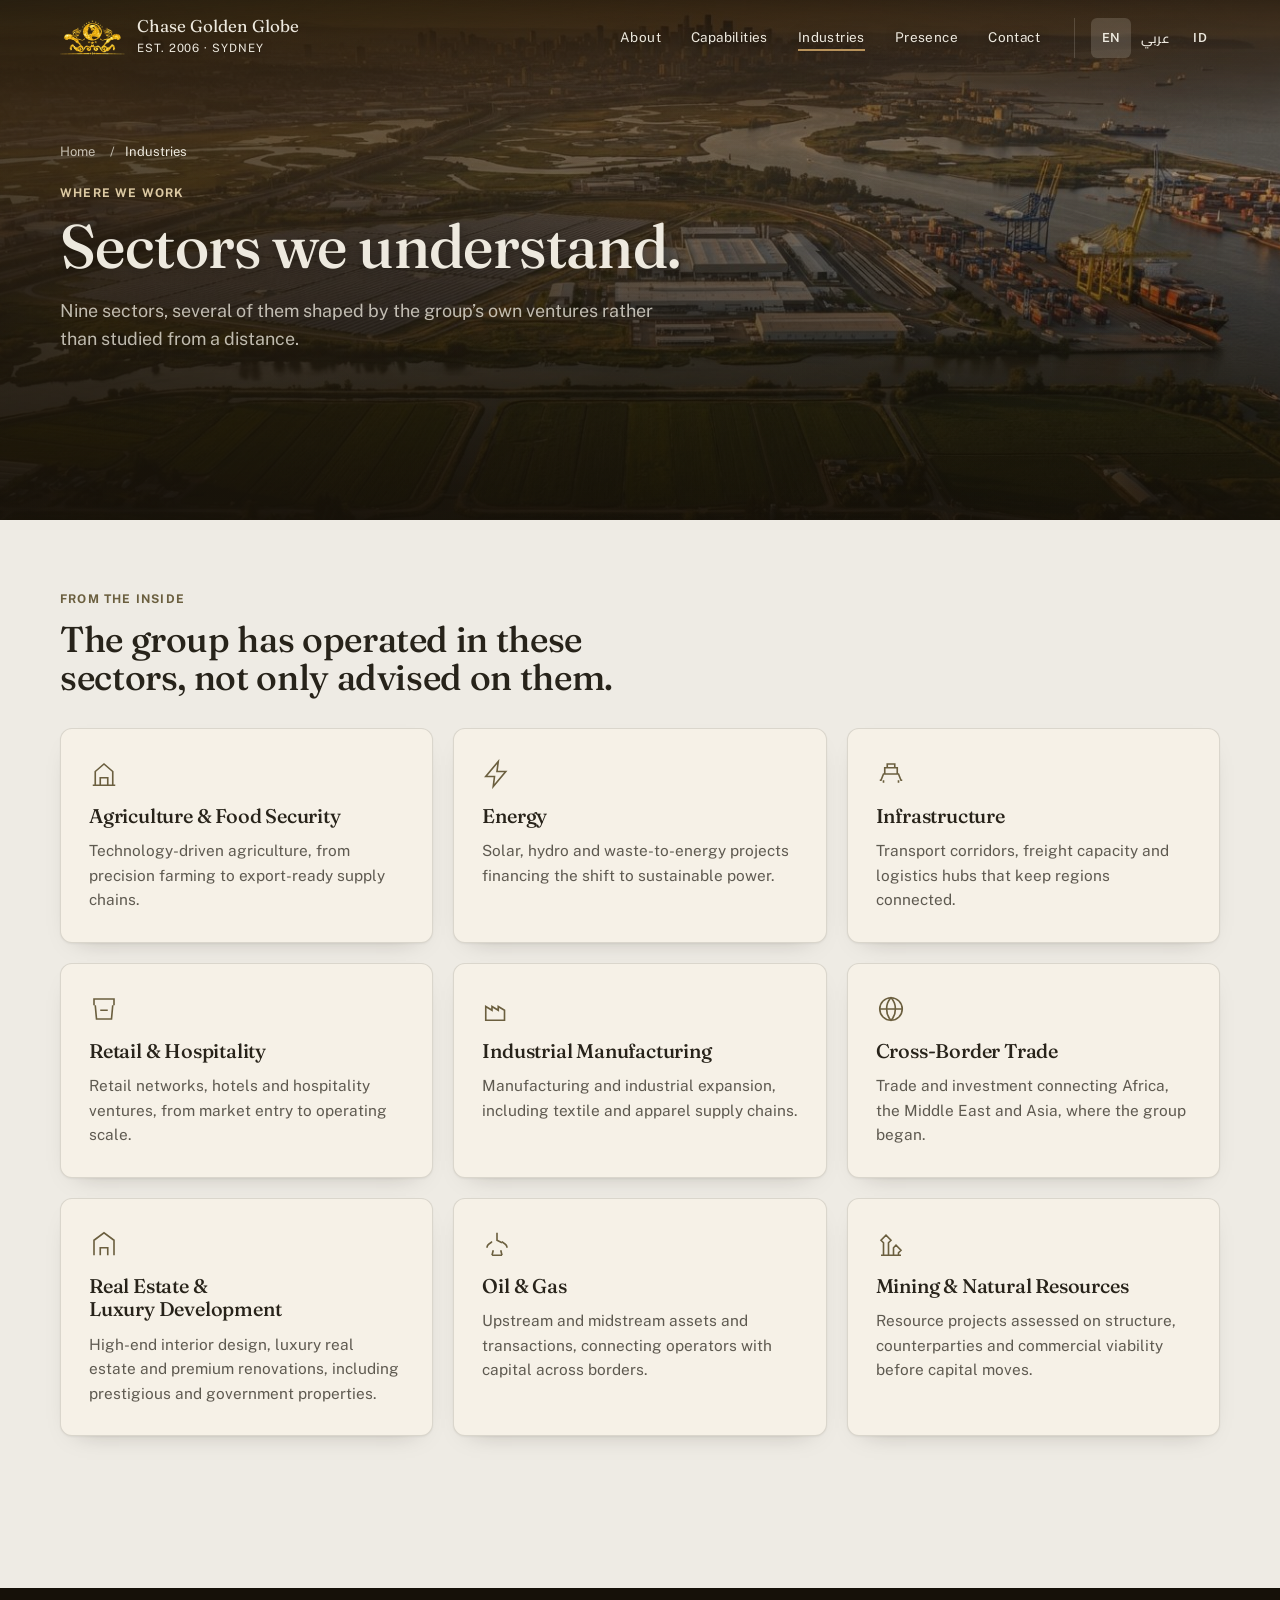
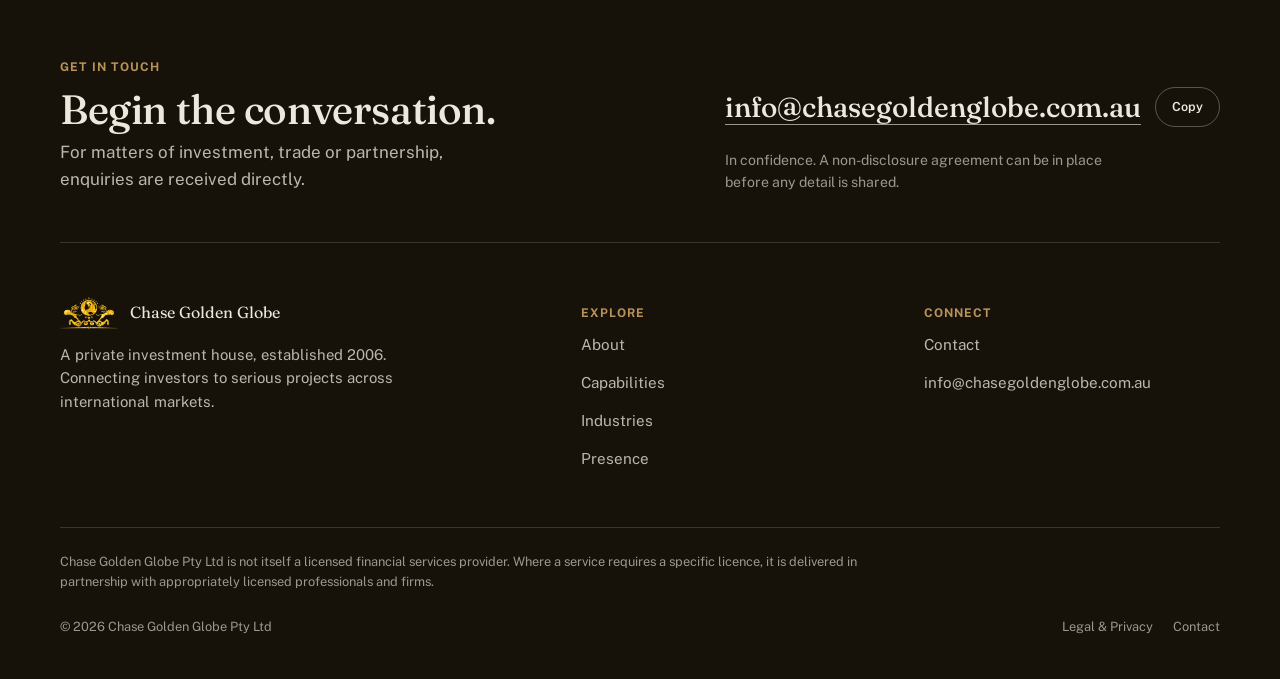
<file: industries.html>
<!DOCTYPE html>
<html lang="en" dir="ltr">
<head>
<meta charset="UTF-8">
<meta name="viewport" content="width=device-width, initial-scale=1.0">
<title>Industries | Chase Golden Globe</title>
<meta name="description" content="Nine sectors Chase Golden Globe works across: agriculture and food security, energy, infrastructure, retail and hospitality, manufacturing, cross-border trade, real estate, oil and gas, and mining.">
<meta name="robots" content="index, follow">
<link rel="canonical" href="https://chasegoldenglobe.com.au/industries.html">
<link rel="icon" type="image/png" sizes="32x32" href="/assets/favicon-32.png">
<link rel="icon" href="/assets/favicon.ico">
<link rel="apple-touch-icon" href="/assets/icon-192.png">
<link rel="manifest" href="/site.webmanifest">
<meta name="theme-color" content="#EEEBE4">
<meta property="og:type" content="website">
<meta property="og:site_name" content="Chase Golden Globe">
<meta property="og:title" content="Industries | Chase Golden Globe">
<meta property="og:description" content="Nine sectors Chase Golden Globe works across: agriculture and food security, energy, infrastructure, retail and hospitality, manufacturing, cross-border trade, real estate, oil and gas, and mining.">
<meta property="og:url" content="https://chasegoldenglobe.com.au/industries.html">
<meta property="og:image" content="https://chasegoldenglobe.com.au/assets/og-image.png">
<meta property="og:image:width" content="1200">
<meta property="og:image:height" content="630">
<meta name="twitter:card" content="summary_large_image">
<link rel="preconnect" href="https://fonts.googleapis.com">
<link rel="preconnect" href="https://fonts.gstatic.com" crossorigin>
<link href="https://fonts.googleapis.com/css2?family=Fraunces:SOFT,WONK,opsz,wght@0..100,0..1,9..144,400..600&family=Public+Sans:wght@400;500;600;700&family=Cairo:wght@400;500;600;700&family=Markazi+Text:wght@500;600;700&display=swap" rel="stylesheet">
<link rel="stylesheet" href="/style.css">
<script type="application/ld+json">{"@context":"https://schema.org","@type":"BreadcrumbList","itemListElement":[{"@type":"ListItem","position":1,"name":"Home","item":"https://chasegoldenglobe.com.au/"},{"@type":"ListItem","position":2,"name":"Industries","item":"https://chasegoldenglobe.com.au/industries.html"}]}</script>
</head>
<body class="has-hero">
<a class="skip-link" href="#main" data-i18n="skip">Skip to main content</a>
<nav class="site-nav" id="siteNav" aria-label="Primary">
  <a class="nav-logo" href="/" aria-label="Chase Golden Globe — Home">
    <picture><source srcset="/assets/logo-mark.webp" type="image/webp"><img src="/assets/logo-mark.png" alt="" width="65" height="36"></picture>
    <div><div class="nav-logo-text" translate="no">Chase Golden Globe</div><div class="nav-logo-sub" data-i18n="nav.sub">Est. 2006 · Sydney</div></div>
  </a>
  <button type="button" class="nav-toggle" id="navToggle" aria-expanded="false" aria-controls="navLinks" data-i18n="nav.menu">Menu</button>
  <div class="nav-links" id="navLinks">
    <a href="/about.html" data-i18n="nav.about">About</a>
    <a href="/capabilities.html" data-i18n="nav.capabilities">Capabilities</a>
    <a href="/industries.html" class="active" aria-current="page" data-i18n="nav.industries">Industries</a>
    <a href="/presence.html" data-i18n="nav.presence">Presence</a>
    <a href="/contact.html" data-i18n="nav.contact">Contact</a>
    <div class="lang-switch" role="group" aria-label="Language">
      <button type="button" data-lang="en" lang="en" aria-label="English" aria-pressed="true" class="active">EN</button>
      <button type="button" data-lang="ar" lang="ar" aria-label="العربية" aria-pressed="false">عربي</button>
      <button type="button" data-lang="id" lang="id" aria-label="Bahasa Indonesia" aria-pressed="false">ID</button>
    </div>
  </div>
</nav>
<main id="main">
<div class="hero hero-page">
  <div class="hero-photo" style="background-image:url('/assets/hero-sectors.jpg');"></div>
  <div class="hero-in">
    <nav class="breadcrumbs" aria-label="Breadcrumb"><ol><li><a href="/" data-i18n="crumb.home">Home</a></li><li aria-hidden="true">/</li><li aria-current="page" data-i18n="nav.industries">Industries</li></ol></nav>
    <div class="eyebrow on-dark" data-i18n="ind.eyebrow">Where We Work</div>
    <h1 class="h-page" id="ind-h" data-i18n="ind.title">Sectors we understand.</h1>
    <p class="lede on-dark" data-i18n="ind.lede">Nine sectors, several of them shaped by the group's own ventures rather than studied from a distance.</p>
  </div>
</div>

<section class="tight" aria-labelledby="sectors-h"><div class="wrap">
  <div class="sec-head"><div class="eyebrow" data-i18n="ind.h2.eyebrow">From the Inside</div><h2 class="h-sec" id="sectors-h" data-i18n="ind.h2.title">The group has operated in these sectors, not only advised on them.</h2></div>
  <div class="tiles">
      <article class="tile tile-icon"><svg class="icon" viewBox="0 0 24 24" fill="none" stroke="currentColor" stroke-width="1.3" aria-hidden="true"><path d="M3 21h18M5 21V10l7-6 7 6v11M9 21v-6h6v6"/></svg><h3 data-i18n="ind.s1.title">Agriculture &amp; Food Security</h3><p data-i18n="ind.s1.body">Technology-driven agriculture, from precision farming to export-ready supply chains.</p></article>
      <article class="tile tile-icon"><svg class="icon" viewBox="0 0 24 24" fill="none" stroke="currentColor" stroke-width="1.3" aria-hidden="true"><path d="M13 2 3 14h7l-1 8 10-12h-7l1-8z"/></svg><h3 data-i18n="ind.s2.title">Energy</h3><p data-i18n="ind.s2.body">Solar, hydro and waste-to-energy projects financing the shift to sustainable power.</p></article>
      <article class="tile tile-icon"><svg class="icon" viewBox="0 0 24 24" fill="none" stroke="currentColor" stroke-width="1.3" aria-hidden="true"><path d="M3 17h1l2-5h12l2 5h1M6 17v2M18 17v2M7 12V7h10v5M9 7V4h6v3"/></svg><h3 data-i18n="ind.s3.title">Infrastructure</h3><p data-i18n="ind.s3.body">Transport corridors, freight capacity and logistics hubs that keep regions connected.</p></article>
      <article class="tile tile-icon"><svg class="icon" viewBox="0 0 24 24" fill="none" stroke="currentColor" stroke-width="1.3" aria-hidden="true"><path d="M4 9V4h16v5M5 9l1 11h12l1-11M9 13h6"/></svg><h3 data-i18n="ind.s4.title">Retail &amp; Hospitality</h3><p data-i18n="ind.s4.body">Retail networks, hotels and hospitality ventures, from market entry to operating scale.</p></article>
      <article class="tile tile-icon"><svg class="icon" viewBox="0 0 24 24" fill="none" stroke="currentColor" stroke-width="1.3" aria-hidden="true"><path d="M3 21V10l5 3V10l5 3V10l5 3v8H3z"/></svg><h3 data-i18n="ind.s5.title">Industrial Manufacturing</h3><p data-i18n="ind.s5.body">Manufacturing and industrial expansion, including textile and apparel supply chains.</p></article>
      <article class="tile tile-icon"><svg class="icon" viewBox="0 0 24 24" fill="none" stroke="currentColor" stroke-width="1.3" aria-hidden="true"><circle cx="12" cy="12" r="9"/><path d="M3 12h18M12 3c2.5 2.5 3.5 6 3.5 9s-1 6.5-3.5 9c-2.5-2.5-3.5-6-3.5-9s1-6.5 3.5-9z"/></svg><h3 data-i18n="ind.s6.title">Cross-Border Trade</h3><p data-i18n="ind.s6.body">Trade and investment connecting Africa, the Middle East and Asia, where the group began.</p></article>
      <article class="tile tile-icon"><svg class="icon" viewBox="0 0 24 24" fill="none" stroke="currentColor" stroke-width="1.3" aria-hidden="true"><path d="M4 21V9l8-6 8 6v12M9 21v-6h6v6M6 12h.01M18 12h.01"/></svg><h3 data-i18n="ind.s7.title">Real Estate &amp; Luxury Development</h3><p data-i18n="ind.s7.body">High-end interior design, luxury real estate and premium renovations, including prestigious and government properties.</p></article>
      <article class="tile tile-icon"><svg class="icon" viewBox="0 0 24 24" fill="none" stroke="currentColor" stroke-width="1.3" aria-hidden="true"><path d="M12 3v6l4 2M4 15c0-2 1-3 3-4l1-1M20 15c0-2-1-3-3-4l-1-1M8 21h8M9 17l-1 4M15 17l1 4"/></svg><h3 data-i18n="ind.s8.title">Oil &amp; Gas</h3><p data-i18n="ind.s8.body">Upstream and midstream assets and transactions, connecting operators with capital across borders.</p></article>
      <article class="tile tile-icon"><svg class="icon" viewBox="0 0 24 24" fill="none" stroke="currentColor" stroke-width="1.3" aria-hidden="true"><path d="M4 21h16M6 21V11l-2-2 4-4 4 4-2 2v10M14 21v-6l2-2 4 4-2 2v2"/></svg><h3 data-i18n="ind.s9.title">Mining &amp; Natural Resources</h3><p data-i18n="ind.s9.body">Resource projects assessed on structure, counterparties and commercial viability before capital moves.</p></article>
  </div>
</div></section>
</main>
<footer class="site-footer">
  <div class="wrap">
    <div class="f-cta">
      <div>
        <div class="eyebrow on-dark" data-i18n="home.cta.eyebrow">Get in Touch</div>
        <h2 data-i18n="home.cta.title">Begin the conversation.</h2>
        <p data-i18n="home.cta.body">For matters of investment, trade or partnership, enquiries are received directly.</p>
      </div>
      <div class="f-mail">
        <div class="email-row"><a class="email-big" href="mailto:info@chasegoldenglobe.com.au?subject=Enquiry%3A%20%5Bproject%20name%5D&amp;body=Project%3A%0AMarket%20%2F%20country%3A%0AStage%3A%0ACapital%20sought%3A%0A" data-mailto translate="no">info@chasegoldenglobe.com.au</a><button type="button" class="copybtn" data-email="info@chasegoldenglobe.com.au" data-i18n="contact.copy">Copy</button></div>
        <p class="f-nda" data-i18n="home.cta.nda">In confidence. A non-disclosure agreement can be in place before any detail is shared.</p>
      </div>
    </div>
    <div class="f-top">
      <div>
        <a class="footer-logo" href="/" aria-label="Chase Golden Globe — Home">
          <picture><source srcset="/assets/logo-mark.webp" type="image/webp"><img src="/assets/logo-mark.png" alt="" width="58" height="32" loading="lazy"></picture>
          <span translate="no">Chase Golden Globe</span>
        </a>
        <p class="f-blurb" data-i18n="footer.blurb">A private investment house, established 2006. Connecting investors to serious projects across international markets.</p>
      </div>
      <div class="f-col"><h2 class="f-h" data-i18n="footer.explore">Explore</h2><div class="f-links"><a href="/about.html" data-i18n="nav.about">About</a><a href="/capabilities.html" data-i18n="nav.capabilities">Capabilities</a><a href="/industries.html" data-i18n="nav.industries">Industries</a><a href="/presence.html" data-i18n="nav.presence">Presence</a></div></div>
      <div class="f-col"><h2 class="f-h" data-i18n="footer.connect">Connect</h2><div class="f-links"><a href="/contact.html" data-i18n="nav.contact">Contact</a><a href="mailto:info@chasegoldenglobe.com.au?subject=Enquiry%3A%20%5Bproject%20name%5D&amp;body=Project%3A%0AMarket%20%2F%20country%3A%0AStage%3A%0ACapital%20sought%3A%0A" data-mailto translate="no">info@chasegoldenglobe.com.au</a></div></div>
    </div>
    <div class="f-bot">
      <p data-i18n="footer.disclaimer">Chase Golden Globe Pty Ltd is not itself a licensed financial services provider. Where a service requires a specific licence, it is delivered in partnership with appropriately licensed professionals and firms.</p>
      <div class="r"><span data-i18n="footer.copyright">© 2026 Chase Golden Globe Pty Ltd</span><div><a href="/legal.html" data-i18n="footer.legal">Legal &amp; Privacy</a><a href="/contact.html" data-i18n="nav.contact">Contact</a></div></div>
    </div>
  </div>
</footer>
<script src="/assets/i18n.js" defer></script>
<script src="/script.js" defer></script>
</body>
</html>
</file>
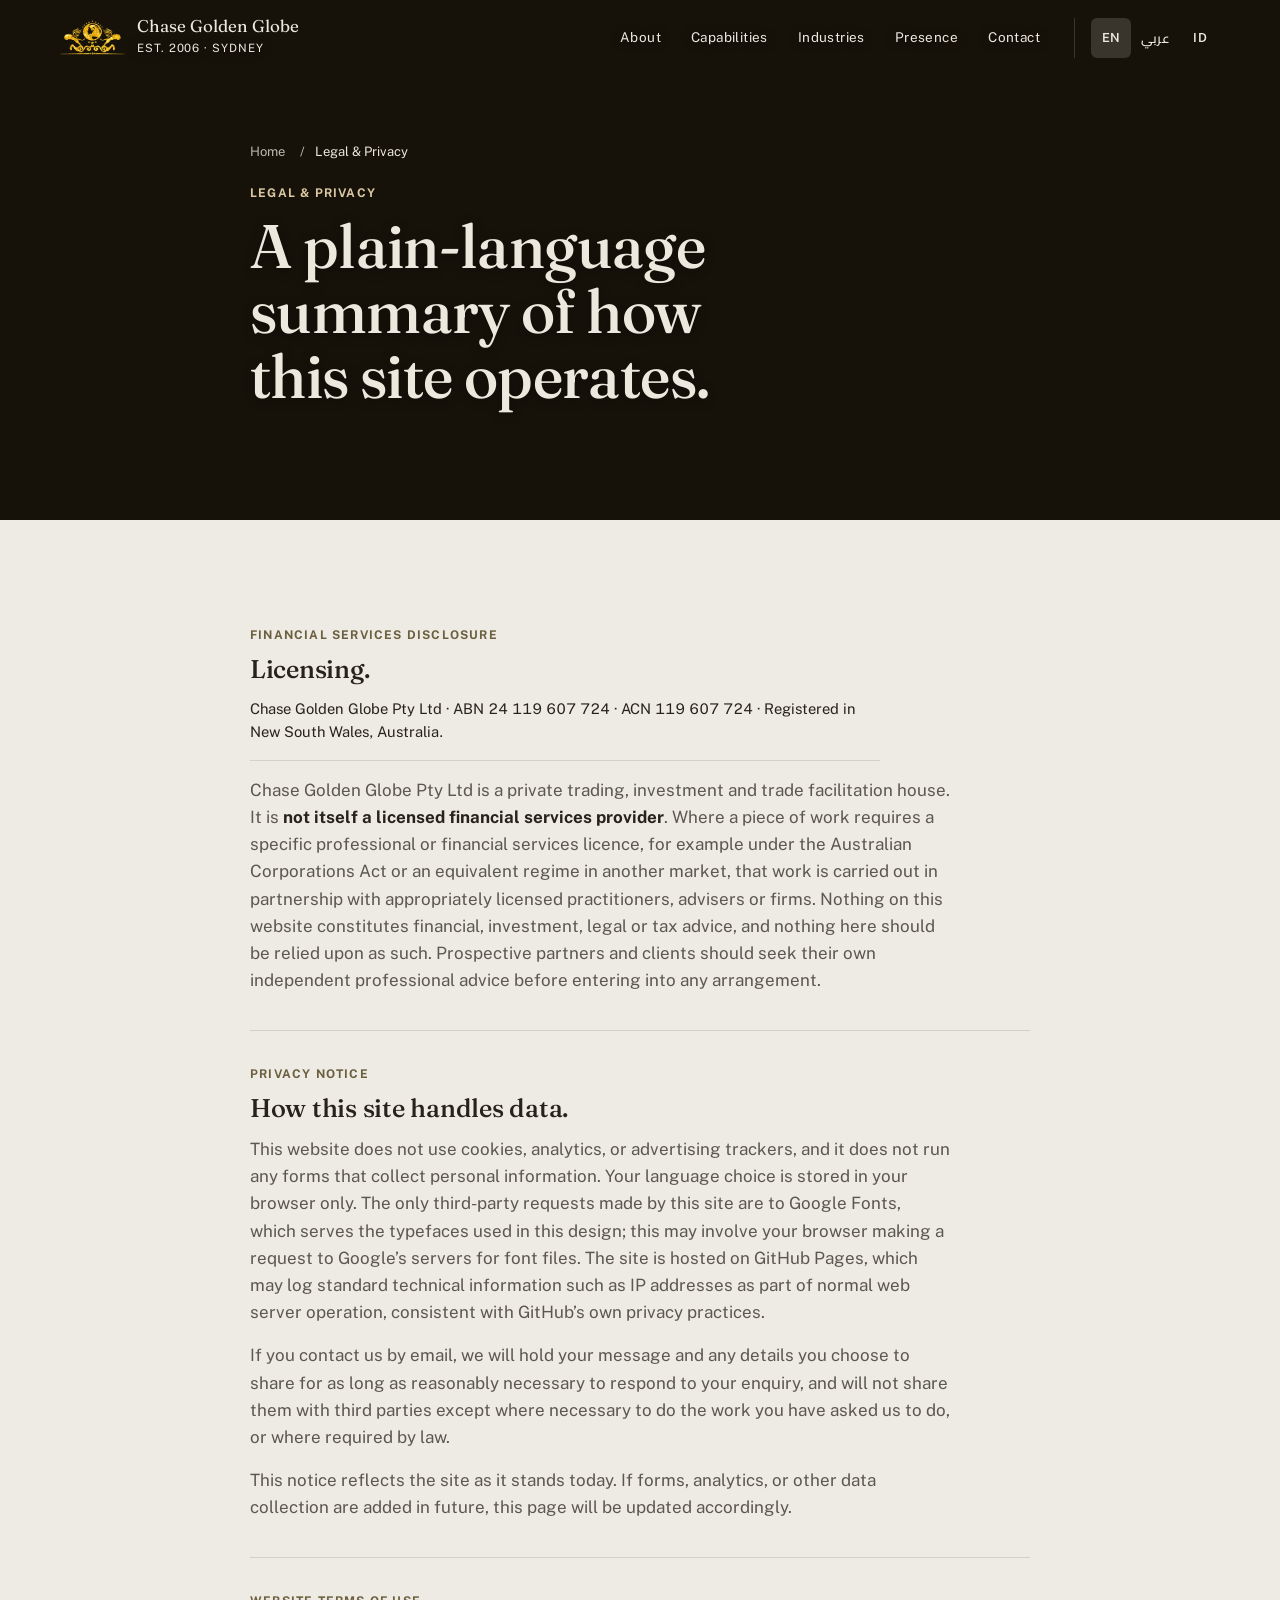
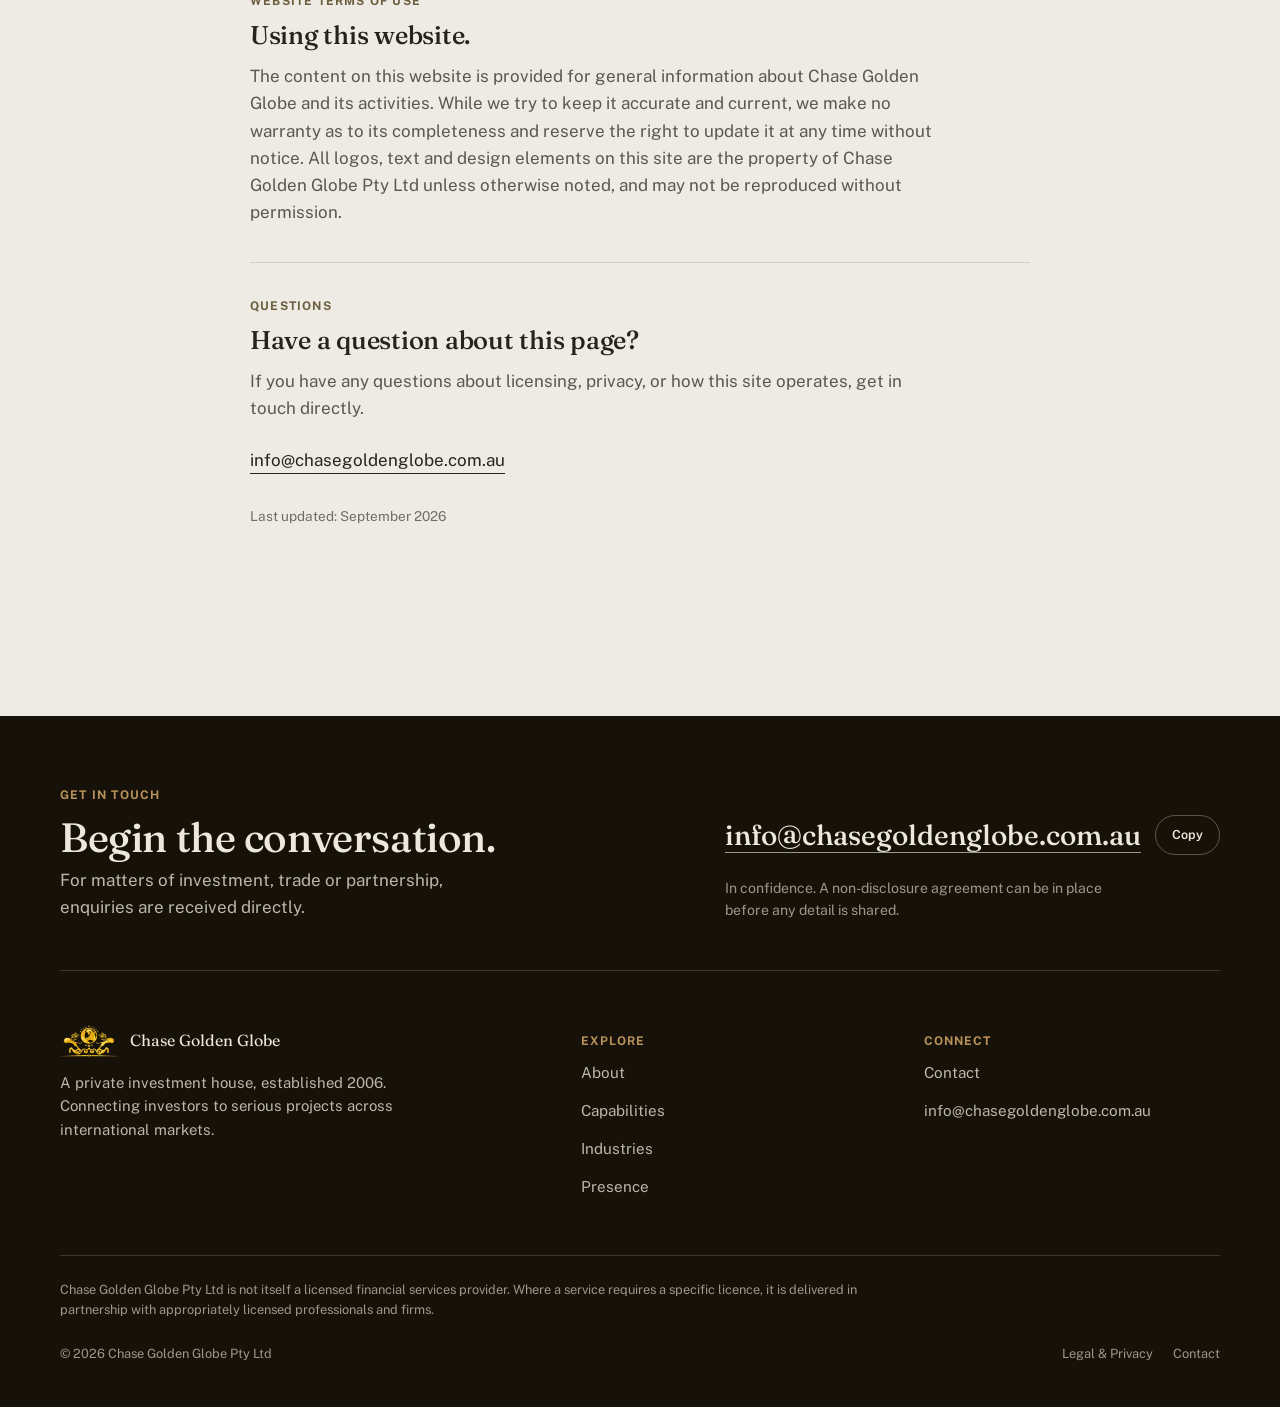
<file: legal.html>
<!DOCTYPE html>
<html lang="en" dir="ltr">
<head>
<meta charset="UTF-8">
<meta name="viewport" content="width=device-width, initial-scale=1.0">
<title>Legal &amp; Privacy | Chase Golden Globe</title>
<meta name="description" content="Licensing disclosure, privacy notice and terms of use for the Chase Golden Globe website.">
<meta name="robots" content="index, follow">
<link rel="canonical" href="https://chasegoldenglobe.com.au/legal.html">
<link rel="icon" type="image/png" sizes="32x32" href="/assets/favicon-32.png">
<link rel="icon" href="/assets/favicon.ico">
<link rel="apple-touch-icon" href="/assets/icon-192.png">
<link rel="manifest" href="/site.webmanifest">
<meta name="theme-color" content="#EEEBE4">
<meta property="og:type" content="website">
<meta property="og:site_name" content="Chase Golden Globe">
<meta property="og:title" content="Legal &amp; Privacy | Chase Golden Globe">
<meta property="og:description" content="Licensing disclosure, privacy notice and terms of use for the Chase Golden Globe website.">
<meta property="og:url" content="https://chasegoldenglobe.com.au/legal.html">
<meta property="og:image" content="https://chasegoldenglobe.com.au/assets/og-image.png">
<meta property="og:image:width" content="1200">
<meta property="og:image:height" content="630">
<meta name="twitter:card" content="summary_large_image">
<link rel="preconnect" href="https://fonts.googleapis.com">
<link rel="preconnect" href="https://fonts.gstatic.com" crossorigin>
<link href="https://fonts.googleapis.com/css2?family=Fraunces:SOFT,WONK,opsz,wght@0..100,0..1,9..144,400..600&family=Public+Sans:wght@400;500;600;700&family=Cairo:wght@400;500;600;700&family=Markazi+Text:wght@500;600;700&display=swap" rel="stylesheet">
<link rel="stylesheet" href="/style.css">
<script type="application/ld+json">{"@context":"https://schema.org","@type":"BreadcrumbList","itemListElement":[{"@type":"ListItem","position":1,"name":"Home","item":"https://chasegoldenglobe.com.au/"},{"@type":"ListItem","position":2,"name":"Legal & Privacy","item":"https://chasegoldenglobe.com.au/legal.html"}]}</script>
</head>
<body class="has-hero">
<a class="skip-link" href="#main" data-i18n="skip">Skip to main content</a>
<nav class="site-nav" id="siteNav" aria-label="Primary">
  <a class="nav-logo" href="/" aria-label="Chase Golden Globe — Home">
    <picture><source srcset="/assets/logo-mark.webp" type="image/webp"><img src="/assets/logo-mark.png" alt="" width="65" height="36"></picture>
    <div><div class="nav-logo-text" translate="no">Chase Golden Globe</div><div class="nav-logo-sub" data-i18n="nav.sub">Est. 2006 · Sydney</div></div>
  </a>
  <button type="button" class="nav-toggle" id="navToggle" aria-expanded="false" aria-controls="navLinks" data-i18n="nav.menu">Menu</button>
  <div class="nav-links" id="navLinks">
    <a href="/about.html" data-i18n="nav.about">About</a>
    <a href="/capabilities.html" data-i18n="nav.capabilities">Capabilities</a>
    <a href="/industries.html" data-i18n="nav.industries">Industries</a>
    <a href="/presence.html" data-i18n="nav.presence">Presence</a>
    <a href="/contact.html" data-i18n="nav.contact">Contact</a>
    <div class="lang-switch" role="group" aria-label="Language">
      <button type="button" data-lang="en" lang="en" aria-label="English" aria-pressed="true" class="active">EN</button>
      <button type="button" data-lang="ar" lang="ar" aria-label="العربية" aria-pressed="false">عربي</button>
      <button type="button" data-lang="id" lang="id" aria-label="Bahasa Indonesia" aria-pressed="false">ID</button>
    </div>
  </div>
</nav>
<main id="main" class="legal">
<div class="hero hero-page hero-plain">
  <div class="hero-in">
    <nav class="breadcrumbs" aria-label="Breadcrumb"><ol><li><a href="/" data-i18n="crumb.home">Home</a></li><li aria-hidden="true">/</li><li aria-current="page" data-i18n="footer.legal">Legal &amp; Privacy</li></ol></nav>
    <div class="eyebrow on-dark" data-i18n="legal.eyebrow">Legal &amp; Privacy</div>
    <h1 class="h-page" data-i18n="legal.title">A plain-language summary of how this site operates.</h1>
  </div>
</div>
<section class="tight"><div class="wrap">
  <div class="legal-block">
    <div class="eyebrow" data-i18n="legal.licensing.eyebrow">Financial Services Disclosure</div>
    <h2 data-i18n="legal.licensing.title">Licensing.</h2>
    <p class="copy legal-abn" data-i18n="legal.abn">Chase Golden Globe Pty Ltd · ABN 24 119 607 724 · ACN 119 607 724 · Registered in New South Wales, Australia.</p>
    <p class="copy" data-i18n="legal.licensing.body">Chase Golden Globe Pty Ltd is a private trading, investment and trade facilitation house. It is <strong>not itself a licensed financial services provider</strong>. Where a piece of work requires a specific professional or financial services licence, for example under the Australian Corporations Act or an equivalent regime in another market, that work is carried out in partnership with appropriately licensed practitioners, advisers or firms. Nothing on this website constitutes financial, investment, legal or tax advice, and nothing here should be relied upon as such. Prospective partners and clients should seek their own independent professional advice before entering into any arrangement.</p>
  </div>
  <div class="legal-block">
    <div class="eyebrow" data-i18n="legal.privacy.eyebrow">Privacy Notice</div>
    <h2 data-i18n="legal.privacy.title">How this site handles data.</h2>
    <p class="copy" data-i18n="legal.privacy.body1">This website does not use cookies, analytics, or advertising trackers, and it does not run any forms that collect personal information. Your language choice is stored in your browser only. The only third-party requests made by this site are to Google Fonts, which serves the typefaces used in this design; this may involve your browser making a request to Google's servers for font files. The site is hosted on GitHub Pages, which may log standard technical information such as IP addresses as part of normal web server operation, consistent with GitHub's own privacy practices.</p>
    <p class="copy" data-i18n="legal.privacy.body2">If you contact us by email, we will hold your message and any details you choose to share for as long as reasonably necessary to respond to your enquiry, and will not share them with third parties except where necessary to do the work you have asked us to do, or where required by law.</p>
    <p class="copy" data-i18n="legal.privacy.body3">This notice reflects the site as it stands today. If forms, analytics, or other data collection are added in future, this page will be updated accordingly.</p>
  </div>
  <div class="legal-block">
    <div class="eyebrow" data-i18n="legal.terms.eyebrow">Website Terms of Use</div>
    <h2 data-i18n="legal.terms.title">Using this website.</h2>
    <p class="copy" data-i18n="legal.terms.body">The content on this website is provided for general information about Chase Golden Globe and its activities. While we try to keep it accurate and current, we make no warranty as to its completeness and reserve the right to update it at any time without notice. All logos, text and design elements on this site are the property of Chase Golden Globe Pty Ltd unless otherwise noted, and may not be reproduced without permission.</p>
  </div>
  <div class="legal-block">
    <div class="eyebrow" data-i18n="legal.questions.eyebrow">Questions</div>
    <h2 data-i18n="legal.questions.title">Have a question about this page?</h2>
    <p class="copy" data-i18n="legal.questions.body">If you have any questions about licensing, privacy, or how this site operates, get in touch directly.</p>
    <p class="copy legal-mail"><a class="u" href="mailto:info@chasegoldenglobe.com.au">info@chasegoldenglobe.com.au</a></p>
    <p class="legal-updated" data-i18n="legal.updated">Last updated: September 2026</p>
  </div>
</div></section>
</main>
<footer class="site-footer">
  <div class="wrap">
    <div class="f-cta">
      <div>
        <div class="eyebrow on-dark" data-i18n="home.cta.eyebrow">Get in Touch</div>
        <h2 data-i18n="home.cta.title">Begin the conversation.</h2>
        <p data-i18n="home.cta.body">For matters of investment, trade or partnership, enquiries are received directly.</p>
      </div>
      <div class="f-mail">
        <div class="email-row"><a class="email-big" href="mailto:info@chasegoldenglobe.com.au?subject=Enquiry%3A%20%5Bproject%20name%5D&amp;body=Project%3A%0AMarket%20%2F%20country%3A%0AStage%3A%0ACapital%20sought%3A%0A" data-mailto translate="no">info@chasegoldenglobe.com.au</a><button type="button" class="copybtn" data-email="info@chasegoldenglobe.com.au" data-i18n="contact.copy">Copy</button></div>
        <p class="f-nda" data-i18n="home.cta.nda">In confidence. A non-disclosure agreement can be in place before any detail is shared.</p>
      </div>
    </div>
    <div class="f-top">
      <div>
        <a class="footer-logo" href="/" aria-label="Chase Golden Globe — Home">
          <picture><source srcset="/assets/logo-mark.webp" type="image/webp"><img src="/assets/logo-mark.png" alt="" width="58" height="32" loading="lazy"></picture>
          <span translate="no">Chase Golden Globe</span>
        </a>
        <p class="f-blurb" data-i18n="footer.blurb">A private investment house, established 2006. Connecting investors to serious projects across international markets.</p>
      </div>
      <div class="f-col"><h2 class="f-h" data-i18n="footer.explore">Explore</h2><div class="f-links"><a href="/about.html" data-i18n="nav.about">About</a><a href="/capabilities.html" data-i18n="nav.capabilities">Capabilities</a><a href="/industries.html" data-i18n="nav.industries">Industries</a><a href="/presence.html" data-i18n="nav.presence">Presence</a></div></div>
      <div class="f-col"><h2 class="f-h" data-i18n="footer.connect">Connect</h2><div class="f-links"><a href="/contact.html" data-i18n="nav.contact">Contact</a><a href="mailto:info@chasegoldenglobe.com.au?subject=Enquiry%3A%20%5Bproject%20name%5D&amp;body=Project%3A%0AMarket%20%2F%20country%3A%0AStage%3A%0ACapital%20sought%3A%0A" data-mailto translate="no">info@chasegoldenglobe.com.au</a></div></div>
    </div>
    <div class="f-bot">
      <p data-i18n="footer.disclaimer">Chase Golden Globe Pty Ltd is not itself a licensed financial services provider. Where a service requires a specific licence, it is delivered in partnership with appropriately licensed professionals and firms.</p>
      <div class="r"><span data-i18n="footer.copyright">© 2026 Chase Golden Globe Pty Ltd</span><div><a href="/legal.html" data-i18n="footer.legal">Legal &amp; Privacy</a><a href="/contact.html" data-i18n="nav.contact">Contact</a></div></div>
    </div>
  </div>
</footer>
<script src="/assets/i18n.js" defer></script>
<script src="/script.js" defer></script>
</body>
</html>
</file>
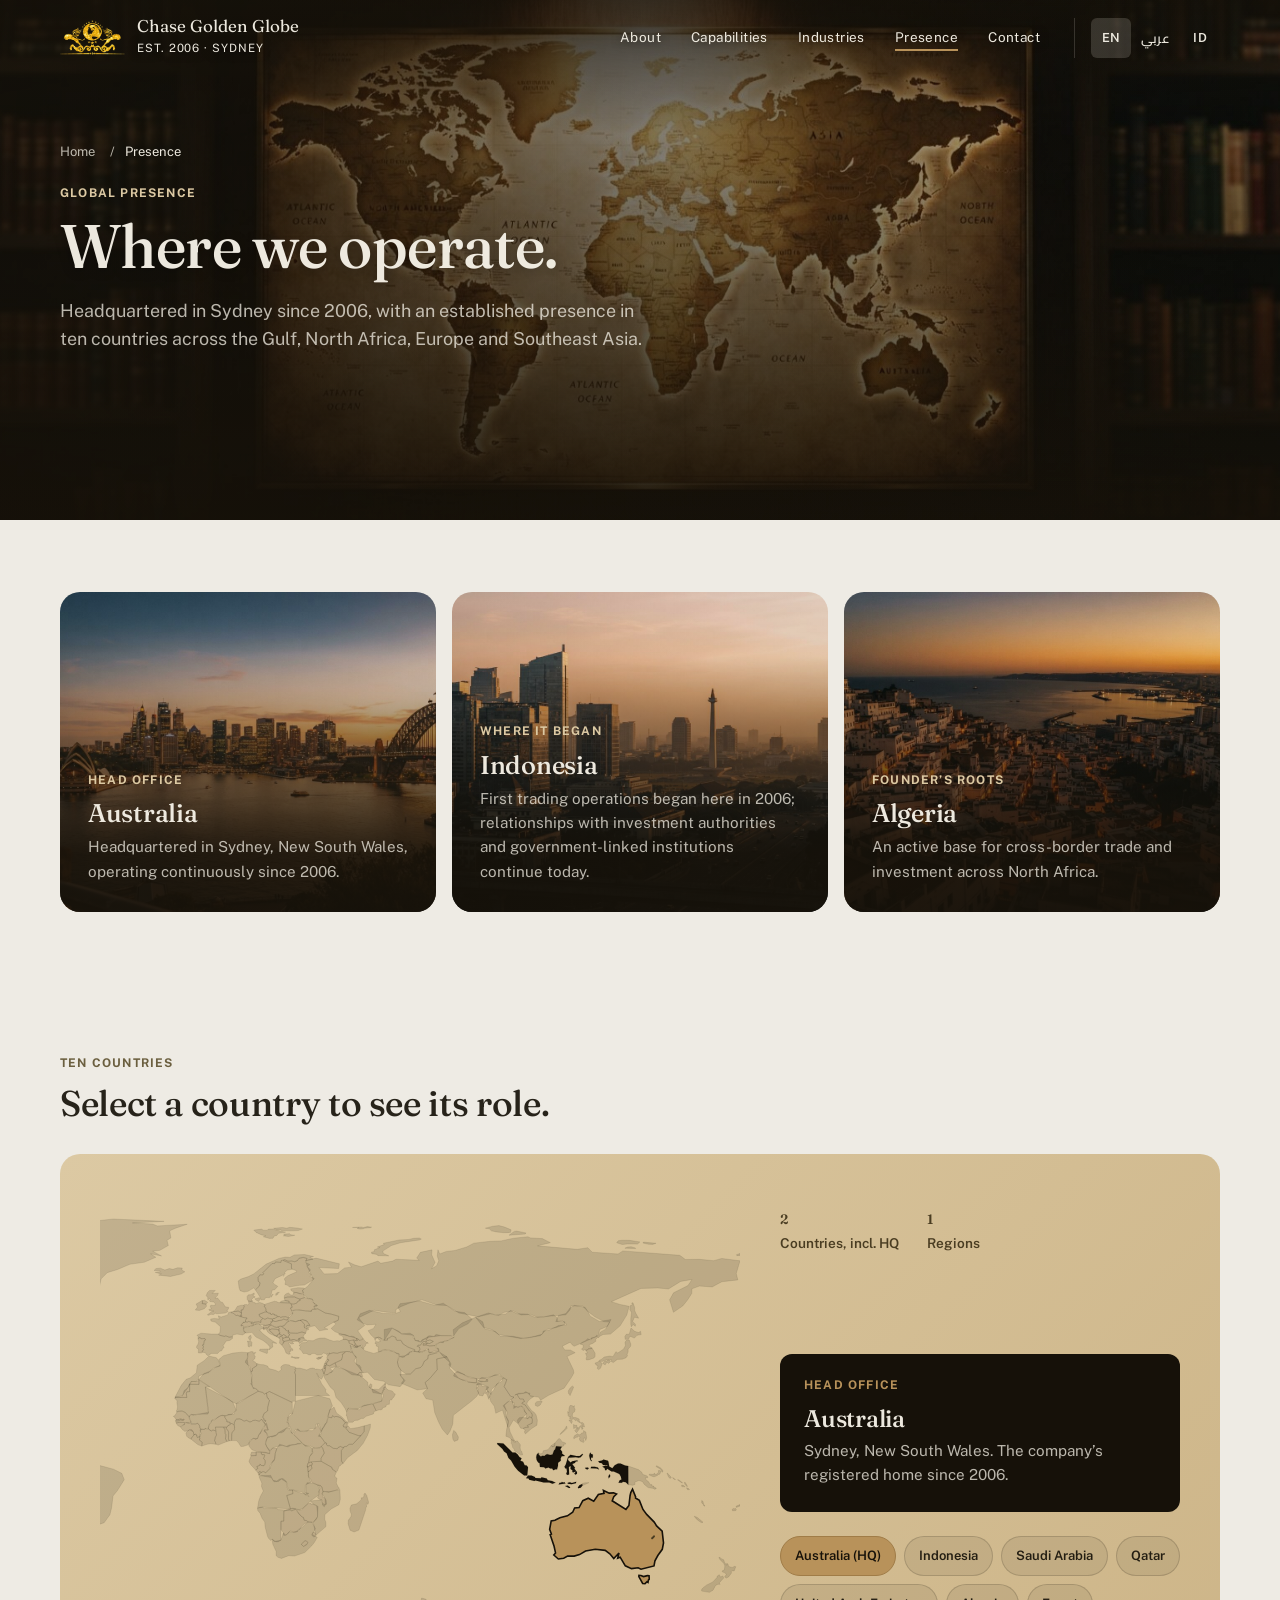
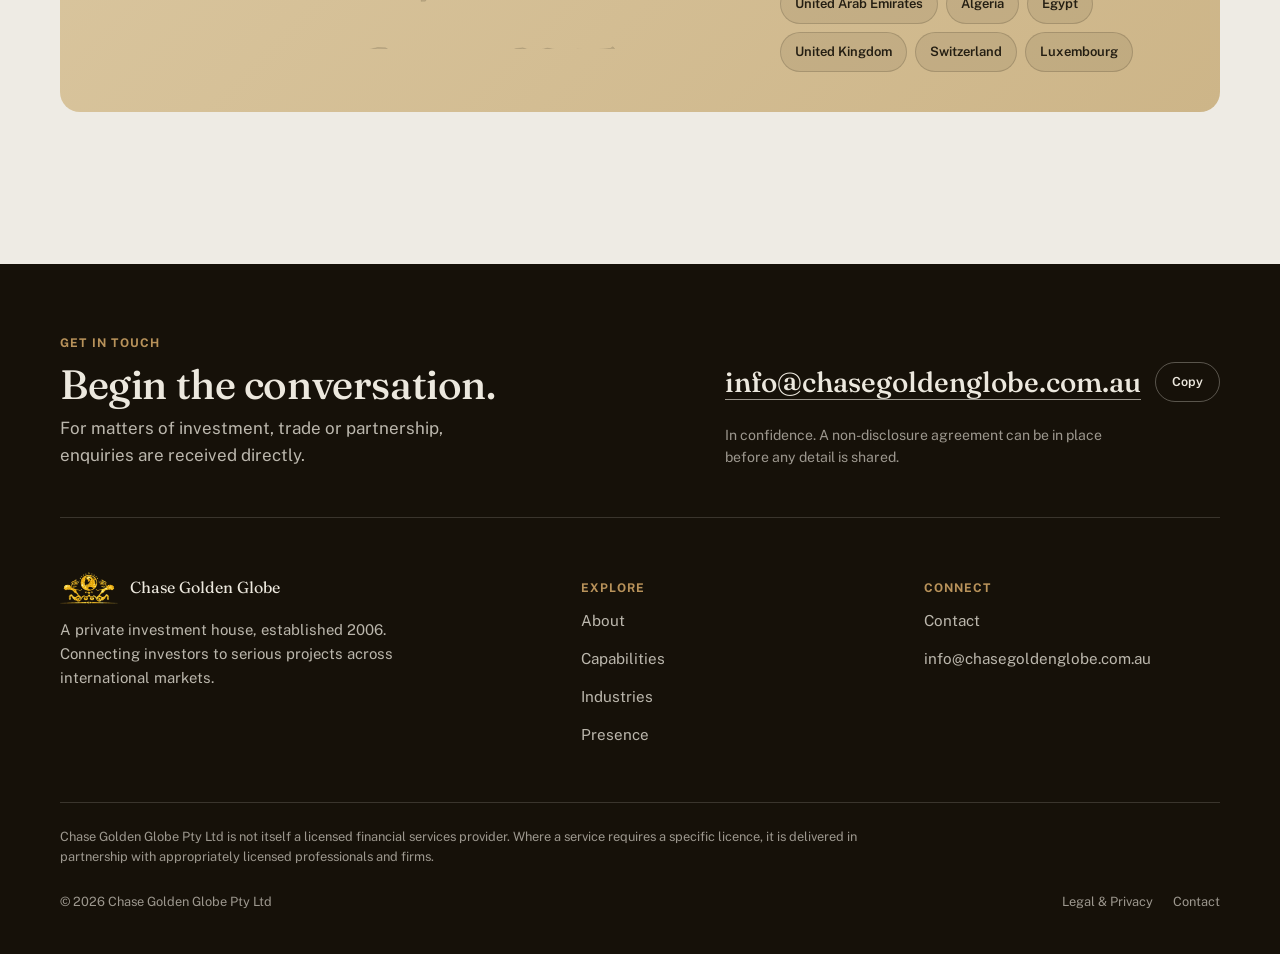
<file: presence.html>
<!DOCTYPE html>
<html lang="en" dir="ltr">
<head>
<meta charset="UTF-8">
<meta name="viewport" content="width=device-width, initial-scale=1.0">
<title>Presence | Chase Golden Globe</title>
<meta name="description" content="Chase Golden Globe is headquartered in Sydney and present in ten countries across the Gulf, North Africa, Europe and Southeast Asia.">
<meta name="robots" content="index, follow">
<link rel="canonical" href="https://chasegoldenglobe.com.au/presence.html">
<link rel="icon" type="image/png" sizes="32x32" href="/assets/favicon-32.png">
<link rel="icon" href="/assets/favicon.ico">
<link rel="apple-touch-icon" href="/assets/icon-192.png">
<link rel="manifest" href="/site.webmanifest">
<meta name="theme-color" content="#EEEBE4">
<meta property="og:type" content="website">
<meta property="og:site_name" content="Chase Golden Globe">
<meta property="og:title" content="Presence | Chase Golden Globe">
<meta property="og:description" content="Chase Golden Globe is headquartered in Sydney and present in ten countries across the Gulf, North Africa, Europe and Southeast Asia.">
<meta property="og:url" content="https://chasegoldenglobe.com.au/presence.html">
<meta property="og:image" content="https://chasegoldenglobe.com.au/assets/og-image.png">
<meta property="og:image:width" content="1200">
<meta property="og:image:height" content="630">
<meta name="twitter:card" content="summary_large_image">
<link rel="preconnect" href="https://fonts.googleapis.com">
<link rel="preconnect" href="https://fonts.gstatic.com" crossorigin>
<link href="https://fonts.googleapis.com/css2?family=Fraunces:SOFT,WONK,opsz,wght@0..100,0..1,9..144,400..600&family=Public+Sans:wght@400;500;600;700&family=Cairo:wght@400;500;600;700&family=Markazi+Text:wght@500;600;700&display=swap" rel="stylesheet">
<link rel="stylesheet" href="/style.css">
<script type="application/ld+json">{"@context":"https://schema.org","@type":"BreadcrumbList","itemListElement":[{"@type":"ListItem","position":1,"name":"Home","item":"https://chasegoldenglobe.com.au/"},{"@type":"ListItem","position":2,"name":"Presence","item":"https://chasegoldenglobe.com.au/presence.html"}]}</script>
</head>
<body class="has-hero">
<a class="skip-link" href="#main" data-i18n="skip">Skip to main content</a>
<nav class="site-nav" id="siteNav" aria-label="Primary">
  <a class="nav-logo" href="/" aria-label="Chase Golden Globe — Home">
    <picture><source srcset="/assets/logo-mark.webp" type="image/webp"><img src="/assets/logo-mark.png" alt="" width="65" height="36"></picture>
    <div><div class="nav-logo-text" translate="no">Chase Golden Globe</div><div class="nav-logo-sub" data-i18n="nav.sub">Est. 2006 · Sydney</div></div>
  </a>
  <button type="button" class="nav-toggle" id="navToggle" aria-expanded="false" aria-controls="navLinks" data-i18n="nav.menu">Menu</button>
  <div class="nav-links" id="navLinks">
    <a href="/about.html" data-i18n="nav.about">About</a>
    <a href="/capabilities.html" data-i18n="nav.capabilities">Capabilities</a>
    <a href="/industries.html" data-i18n="nav.industries">Industries</a>
    <a href="/presence.html" class="active" aria-current="page" data-i18n="nav.presence">Presence</a>
    <a href="/contact.html" data-i18n="nav.contact">Contact</a>
    <div class="lang-switch" role="group" aria-label="Language">
      <button type="button" data-lang="en" lang="en" aria-label="English" aria-pressed="true" class="active">EN</button>
      <button type="button" data-lang="ar" lang="ar" aria-label="العربية" aria-pressed="false">عربي</button>
      <button type="button" data-lang="id" lang="id" aria-label="Bahasa Indonesia" aria-pressed="false">ID</button>
    </div>
  </div>
</nav>
<main id="main">
<div class="hero hero-page">
  <div class="hero-photo" style="background-image:url('/assets/hero-map-wall.jpg');"></div>
  <div class="hero-in">
    <nav class="breadcrumbs" aria-label="Breadcrumb"><ol><li><a href="/" data-i18n="crumb.home">Home</a></li><li aria-hidden="true">/</li><li aria-current="page" data-i18n="nav.presence">Presence</li></ol></nav>
    <div class="eyebrow on-dark" data-i18n="pres.eyebrow">Global Presence</div>
    <h1 class="h-page" id="pres-h" data-i18n="pres.title">Where we operate.</h1>
    <p class="lede on-dark" data-i18n="pres.lede">Headquartered in Sydney since 2006, with an established presence in ten countries across the Gulf, North Africa, Europe and Southeast Asia.</p>
  </div>
</div>

<section class="tight" aria-labelledby="loc-h"><div class="wrap">
  <h2 class="sr-only" id="loc-h" data-i18n="pres.key">Key Locations</h2>
  <div class="office3 accordion">
    <div class="office" style="background-image:url('/assets/office-australia.jpg');"><div><div class="eyebrow on-dark" data-i18n="pres.office.eyebrow">Head Office</div><h3 data-i18n="country.Australia">Australia</h3><p data-i18n="pres.office.body">Headquartered in Sydney, New South Wales, operating continuously since 2006.</p></div></div>
    <div class="office" style="background-image:url('/assets/office-indonesia.jpg');"><div><div class="eyebrow on-dark" data-i18n="pres.idn.eyebrow">Where It Began</div><h3 data-i18n="country.Indonesia">Indonesia</h3><p data-i18n="pres.idn.body">First trading operations began here in 2006; relationships with investment authorities and government-linked institutions continue today.</p></div></div>
    <div class="office" style="background-image:url('/assets/office-algeria.jpg');"><div><div class="eyebrow on-dark" data-i18n="pres.dza.eyebrow">Founder's Roots</div><h3 data-i18n="country.Algeria">Algeria</h3><p data-i18n="pres.dza.body">An active base for cross-border trade and investment across North Africa.</p></div></div>
  </div>
</div></section>

<section aria-labelledby="map-h"><div class="wrap">
  <div class="sec-head"><div class="eyebrow" data-i18n="pres.map.eyebrow">Ten Countries</div><h2 class="h-sec" id="map-h" data-i18n="pres.map.title">Select a country to see its role.</h2></div>
  <div class="map-block">
    <div class="map-wrap"><svg viewBox="380 15 620 420" data-default-viewbox="380 15 620 420" role="group" aria-label="World map with the ten countries where Chase Golden Globe is present" class="world-map-svg" id="worldMap">
<path class="country" d="M670.0,151.0 L675.5,150.4 L679.9,146.9 L683.9,146.1 L692.2,146.8 L698.2,143.7 L698.5,147.0 L701.8,147.1 L708.3,146.1 L705.7,147.7 L698.0,149.8 L697.5,153.5 L694.3,155.5 L692.4,159.7 L690.4,161.9 L685.9,163.0 L680.7,168.1 L676.5,168.1 L671.6,164.6 L669.1,160.6 L668.1,156.5Z" data-name="Afghanistan"></path>
<path class="country" d="M545.4,266.3 L547.5,271.0 L551.3,271.8 L553.9,269.9 L557.2,269.3 L560.4,272.0 L560.8,276.5 L562.2,280.5 L566.4,280.4 L566.9,283.9 L560.9,285.8 L564.5,298.7 L537.4,297.1 L532.6,298.1 L533.7,291.3 L535.4,286.5 L538.2,281.4 L536.4,277.1 L536.8,273.8 L534.0,267.5 L536.2,266.6ZM534.5,265.8 L533.8,266.1 L533.1,264.0 L535.1,262.3 L536.1,263.3 L534.6,264.6Z" data-name="Angola"></path>
<path class="country" d="M557.2,133.7 L556.8,134.7 L557.2,135.9 L558.4,136.5 L558.3,137.3 L557.4,137.7 L557.3,138.6 L556.0,139.9 L553.9,138.2 L554.3,134.1 L553.6,132.8 L554.8,131.4 L557.0,132.7Z" data-name="Albania"></path>
<path class="country hi" d="M643.3,182.7 L643.8,182.5 L643.9,183.3 L646.0,182.8 L650.0,183.0 L655.8,177.6 L656.3,178.6 L656.7,180.8 L655.2,180.8 L655.0,182.6 L655.5,183.0 L654.2,183.5 L654.2,184.7 L652.8,187.5 L644.4,186.1Z" data-name="United Arab Emirates"></path>
__DROP__ data-name="Argentina"></path>
<path class="country" d="M621.1,135.9 L624.9,135.4 L626.6,136.6 L626.0,137.3 L627.5,138.3 L626.7,139.2 L629.1,140.4 L629.2,142.3 L628.2,142.4 L627.1,140.4 L625.8,140.4 L625.0,139.6 L621.3,138.2Z" data-name="Armenia"></path>
<path class="country" d="M337.2,428.2 L331.6,428.6 L326.4,430.8 L327.4,433.9 L321.4,435.7 L317.6,438.8 L322.3,441.4 L326.2,444.4 L329.1,447.5 L330.5,452.2 L329.5,455.9 L322.9,458.1 L303.9,462.9 L290.1,463.1 L292.3,467.3 L283.4,468.9 L287.1,471.9 L341.6,480.2 L356.8,477.8 L375.5,477.4 L386.7,476.0 L420.7,473.2 L417.5,470.2 L401.0,470.7 L401.9,467.0 L413.9,464.9 L423.6,462.5 L433.5,461.8 L444.4,460.2 L453.8,457.8 L454.3,455.2 L460.0,452.6 L474.7,448.1 L484.6,448.3 L495.0,447.7 L502.4,448.1 L519.8,445.1 L526.5,444.5 L533.2,446.2 L540.9,444.5 L547.3,444.2 L556.6,444.5 L562.7,446.4 L572.2,445.8 L581.0,445.0 L588.9,443.5 L594.1,440.3 L600.5,442.4 L607.4,443.8 L613.7,441.5 L648.9,433.0 L656.5,433.3 L661.5,436.1 L668.3,438.0 L691.4,438.7 L693.2,443.6 L688.7,446.4 L690.1,448.4 L694.1,450.7 L699.7,448.1 L703.7,445.5 L717.0,441.9 L727.9,437.1 L743.0,435.8 L777.0,436.8 L782.2,434.2 L789.6,433.3 L797.7,436.0 L806.2,435.3 L813.5,433.6 L826.1,435.9 L835.8,436.6 L842.3,434.7 L857.8,435.4 L874.3,433.9 L876.9,432.2 L879.5,435.5 L897.4,435.5 L906.1,436.7 L910.3,439.3 L920.8,440.9 L928.6,440.4 L935.6,442.7 L951.9,446.5 L961.4,446.5 L970.7,447.8 L975.2,450.2 L971.5,453.5 L958.2,458.7 L954.4,461.8 L955.7,465.2 L962.8,467.6 L954.6,469.8 L946.5,472.8 L947.6,475.8 L954.7,478.9 L979.1,483.7 L995.2,484.6 L2.6,483.7 L10.9,483.6 L15.6,484.8 L27.9,483.0 L36.0,484.9 L60.9,487.1 L87.4,487.8 L103.1,484.9 L80.8,483.1 L74.9,480.1 L70.8,477.1 L71.1,475.4 L86.5,475.1 L92.3,472.0 L66.7,468.6 L60.1,463.6 L79.6,465.0 L90.0,462.7 L93.1,460.4 L121.0,457.0 L163.7,457.0 L183.5,454.8 L188.1,457.5 L208.7,458.2 L220.4,459.2 L218.7,456.1 L213.0,453.8 L217.8,452.3 L236.0,454.1 L246.1,453.9 L254.4,452.8 L273.7,455.1 L279.7,454.2 L288.3,455.5 L308.5,452.8 L313.5,450.1 L309.6,443.7 L312.3,440.4 L311.8,437.0 L321.7,431.0 L339.4,425.8Z" data-name="Antarctica"></path>
<path class="country" d="M691.5,385.1 L695.9,386.3 L696.0,386.8 L695.2,388.1 L691.0,388.3Z" data-name="French Southern and Antarctic Lands"></path>
<path class="country hi" d="M903.9,363.3 L906.6,364.3 L910.2,363.4 L911.9,363.5 L912.1,366.8 L911.2,367.8 L910.9,370.0 L909.9,369.3 L908.0,371.2 L905.7,371.0 L902.0,364.3 L902.1,363.1ZM898.8,288.2 L902.5,290.5 L906.0,299.3 L909.6,304.1 L916.9,311.5 L919.2,315.2 L924.6,320.2 L925.9,331.8 L924.7,337.9 L920.4,343.9 L917.6,349.1 L916.7,354.0 L904.1,357.2 L901.3,355.8 L894.9,356.6 L888.9,353.9 L883.9,345.5 L881.5,346.4 L882.8,341.4 L877.7,346.9 L873.9,342.3 L869.4,338.9 L859.8,337.8 L850.4,339.5 L844.5,343.0 L839.4,344.5 L833.0,344.4 L829.2,346.5 L824.0,347.3 L819.6,343.4 L821.3,341.4 L819.9,335.0 L816.1,323.7 L817.3,323.1 L815.6,318.6 L817.1,310.4 L820.7,309.7 L825.5,307.3 L832.8,305.5 L837.9,302.0 L839.8,297.9 L844.1,297.4 L847.7,290.8 L853.0,288.4 L858.3,291.3 L862.8,284.8 L868.3,283.7 L867.7,280.9 L873.3,283.5 L877.5,283.2 L880.4,284.3 L877.7,287.0 L876.2,290.9 L889.5,299.2 L892.4,295.5 L893.5,286.0 L894.2,283.0 L895.9,279.6 L898.9,287.2Z" data-name="Australia"></path>
<path class="country" d="M547.2,116.3 L547.0,117.5 L545.4,117.5 L545.9,118.1 L544.5,120.3 L540.6,121.0 L534.4,120.1 L533.8,119.1 L531.0,119.6 L530.7,120.1 L526.3,119.2 L526.7,118.0 L527.5,117.8 L528.9,118.6 L529.3,117.9 L533.7,117.5 L535.9,118.1 L535.8,115.9 L537.8,114.2 L539.8,115.1 L542.4,113.8 L544.5,114.6 L545.8,114.5 L547.1,115.0Z" data-name="Austria"></path>
<path class="country" d="M625.0,139.6 L625.8,140.4 L627.1,140.4 L628.2,142.4 L626.3,142.0 L624.9,140.7 L624.4,139.7ZM631.6,135.5 L632.8,135.7 L635.0,133.9 L637.8,137.3 L639.1,137.4 L640.0,138.2 L637.7,138.4 L637.2,140.6 L635.7,142.2 L635.8,143.6 L635.1,143.7 L633.4,142.2 L634.3,140.9 L633.5,140.0 L629.2,142.3 L629.1,140.4 L626.7,139.2 L627.5,138.3 L626.0,137.3 L626.6,136.6 L624.9,135.4 L625.6,135.0 L629.2,135.9 L629.5,135.6 L628.2,134.1 L628.9,133.7 L629.7,133.8Z" data-name="Azerbaijan"></path>
<path class="country" d="M581.5,262.5 L581.3,259.1 L580.6,257.9 L582.3,258.1 L583.2,256.5 L584.6,256.7 L585.4,259.3 L582.6,262.4Z" data-name="Burundi"></path>
<path class="country" d="M509.2,107.4 L511.2,107.6 L513.8,107.0 L517.1,108.9 L516.8,110.8 L516.1,110.9 L515.8,112.4 L513.3,111.2 L511.9,111.4 L508.7,108.9 L507.4,108.9 L507.0,107.9Z" data-name="Belgium"></path>
<path class="country" d="M507.5,232.6 L505.2,232.9 L504.5,231.0 L504.6,224.6 L504.0,222.7 L502.1,220.9 L502.5,219.5 L503.5,219.1 L504.0,217.9 L505.4,217.7 L506.9,216.0 L507.9,216.0 L510.0,217.6 L510.5,220.2 L510.0,221.3 L510.3,222.0 L508.1,224.6 L507.6,226.4Z" data-name="Benin"></path>
<path class="country" d="M492.1,223.2 L490.2,222.5 L488.9,222.6 L488.0,223.3 L486.7,222.7 L485.0,221.2 L484.8,219.6 L485.6,218.4 L485.5,217.5 L487.7,215.2 L488.1,213.3 L488.9,212.6 L490.2,213.0 L491.4,212.4 L494.4,209.6 L497.0,208.4 L498.6,208.0 L501.0,208.5 L500.8,209.9 L502.8,213.0 L502.8,214.3 L506.0,214.9 L506.0,216.8 L505.4,217.7 L504.0,217.9 L503.5,219.1 L502.5,219.5 L491.8,219.5Z" data-name="Burkina Faso"></path>
<path class="country" d="M757.4,188.8 L757.4,190.8 L756.4,190.3 L756.6,192.6 L755.1,188.4 L753.9,186.8 L751.4,186.7 L751.6,187.8 L750.8,189.3 L747.3,188.7 L745.9,184.4 L746.4,182.7 L744.7,181.9 L745.3,180.9 L747.0,179.9 L745.0,178.4 L746.0,176.5 L749.5,177.9 L749.8,179.8 L756.6,180.6 L755.3,183.0 L754.1,183.1 L753.2,184.7 L754.7,186.2 L755.2,184.4 L756.0,184.4Z" data-name="Bangladesh"></path>
<path class="country" d="M562.9,127.1 L563.7,128.3 L571.0,128.6 L575.7,127.3 L579.3,128.6 L577.9,129.7 L576.9,131.7 L577.8,133.3 L575.4,132.9 L572.5,133.8 L572.5,135.2 L570.0,135.5 L568.0,134.5 L565.8,135.3 L563.8,135.2 L563.6,133.3 L562.2,132.4 L562.8,130.8 L563.9,130.0 L562.5,128.8 L562.3,127.8Z" data-name="Bulgaria"></path>
__DROP__ data-name="The Bahamas"></path>
<path class="country" d="M552.8,125.4 L553.8,125.4 L553.1,126.6 L554.4,127.7 L554.0,129.0 L552.0,130.0 L551.6,131.5 L549.1,130.5 L543.8,125.5 L544.3,124.4 L545.3,125.0 L545.9,124.4 L547.2,124.4 L551.5,124.8Z" data-name="Bosnia and Herzegovina"></path>
<path class="country" d="M565.2,100.2 L567.9,100.3 L570.9,99.2 L571.6,97.6 L573.9,96.8 L573.6,95.5 L578.3,94.0 L581.2,94.7 L581.6,95.4 L583.0,95.0 L585.8,95.7 L586.0,97.0 L585.4,97.7 L588.3,100.1 L588.1,100.6 L590.8,101.8 L589.7,102.4 L587.0,102.6 L588.3,105.3 L585.9,105.4 L585.1,106.0 L584.9,107.4 L570.4,105.8 L565.4,106.7 L565.3,105.5 L564.4,104.2 L566.1,103.6Z" data-name="Belarus"></path>
__DROP__ data-name="Belize"></path>
__DROP__ data-name="Bermuda"></path>
__DROP__ data-name="Bolivia"></path>
<path class="country" d="M339.9,333.9 L348.6,326.3 L349.6,321.0 L349.2,318.3 L347.1,316.7 L345.5,312.9 L342.0,311.9 L338.4,306.0 L339.8,302.7 L338.1,298.0 L332.9,295.2 L332.6,290.7 L330.3,287.4 L325.5,286.1 L318.3,282.1 L318.5,277.1 L311.0,279.8 L306.9,280.4 L304.2,276.4 L298.4,276.4 L295.6,273.4 L295.2,269.2 L297.3,265.9 L303.0,262.2 L307.1,254.3 L305.5,250.5 L307.6,248.3 L306.1,245.2 L313.2,245.2 L315.8,248.0 L320.5,246.3 L324.0,243.9 L321.1,241.3 L320.5,238.5 L325.5,238.9 L331.7,236.3 L333.4,236.1 L334.6,239.0 L334.1,243.8 L337.4,246.5 L347.0,243.0 L352.9,244.1 L356.5,238.5 L359.7,244.7 L359.2,249.4 L365.0,253.4 L375.3,254.3 L379.4,256.6 L393.1,260.3 L401.1,264.3 L403.5,270.4 L397.1,280.7 L392.6,286.3 L391.2,297.8 L389.6,304.4 L384.0,312.1 L376.0,314.9 L367.6,319.1 L365.3,325.5 L362.3,331.2 L354.8,339.6 L351.0,342.2 L348.4,337.5 L341.7,333.6Z" data-name="Brazil"></path>
<path class="country" d="M817.2,237.4 L820.7,234.9 L820.4,238.0 L819.1,237.9 L818.5,238.9Z" data-name="Brunei"></path>
<path class="country" d="M754.7,172.9 L755.8,173.7 L755.6,175.4 L751.0,175.3 L749.3,175.8 L746.8,174.7 L746.7,174.2 L748.5,172.1 L750.0,171.4 L753.5,172.1Z" data-name="Bhutan"></path>
<path class="country" d="M571.2,301.5 L575.8,306.6 L577.0,306.9 L577.8,309.7 L580.0,310.1 L581.8,311.4 L577.8,313.4 L575.3,315.5 L573.6,318.4 L572.1,318.6 L571.3,320.8 L569.5,321.4 L567.3,321.3 L564.8,320.2 L563.4,320.8 L562.7,322.2 L560.0,324.2 L558.0,324.5 L557.4,323.5 L557.7,321.9 L555.3,318.8 L555.3,310.7 L558.0,310.6 L558.1,300.7 L564.4,299.6 L565.5,300.8 L569.7,299.1Z" data-name="Botswana"></path>
<path class="country" d="M542.4,229.4 L551.1,227.0 L553.0,224.8 L560.3,220.6 L563.8,220.2 L565.0,224.3 L575.6,234.6 L573.3,235.7 L564.7,237.2 L562.2,238.8 L556.4,237.0 L547.6,239.6 L544.2,242.9 L541.8,239.3 L540.4,236.0 L541.0,232.2Z" data-name="Central African Republic"></path>
__DROP__ data-name="Canada"></path>
<path class="country hi" d="M526.7,118.0 L526.3,119.2 L529.0,119.7 L528.8,120.9 L527.6,121.3 L525.5,121.0 L524.9,122.1 L523.1,121.8 L520.2,122.8 L518.1,121.0 L516.7,121.5 L516.8,120.2 L518.8,118.6 L518.7,117.9 L520.0,118.2 L520.7,117.7 L523.1,117.7 L523.7,117.1Z" data-name="Switzerland"></path>
__DROP__ data-name="Chile"></path>
<path class="country" d="M806.5,198.1 L804.1,199.5 L801.8,198.6 L801.7,196.2 L803.1,194.9 L807.7,194.2 L808.4,195.3 L807.1,196.5ZM854.6,111.8 L863.9,117.2 L875.1,115.3 L871.6,121.9 L864.0,125.1 L862.9,130.8 L860.0,132.2 L839.3,141.2 L837.2,139.6 L835.5,137.2 L827.9,141.1 L830.2,144.7 L835.6,144.8 L840.3,147.4 L832.4,151.1 L838.6,164.0 L839.1,167.1 L836.5,171.8 L829.6,181.8 L814.6,188.7 L806.8,193.5 L805.2,190.6 L797.3,189.4 L793.9,186.2 L782.4,188.0 L781.1,190.5 L777.7,189.6 L771.5,180.3 L774.1,173.6 L770.4,171.5 L767.0,168.2 L753.5,172.1 L744.8,172.6 L736.1,170.4 L731.5,168.2 L725.3,166.2 L717.9,159.4 L718.9,156.9 L711.6,150.3 L706.3,142.8 L705.4,139.8 L709.6,137.3 L717.2,135.6 L722.9,132.4 L722.1,125.2 L731.1,118.5 L743.8,113.1 L750.8,117.5 L752.6,124.2 L763.0,126.8 L767.6,131.3 L780.1,131.5 L790.3,133.6 L799.3,132.0 L808.7,129.4 L809.3,126.5 L815.2,125.5 L824.2,121.1 L832.4,120.3 L828.0,116.5 L821.5,117.4 L824.1,111.4 L831.3,109.5 L835.3,104.1 L839.6,101.6 L849.9,103.4 L853.6,109.1Z" data-name="China"></path>
<path class="country" d="M492.1,236.1 L487.1,235.6 L483.8,236.1 L478.6,237.9 L479.0,234.1 L476.1,232.0 L476.7,230.8 L476.4,229.5 L477.0,228.6 L476.9,226.9 L478.2,226.2 L476.9,222.8 L477.1,221.9 L478.1,221.4 L481.0,221.8 L481.5,221.0 L482.8,220.8 L483.2,222.0 L485.0,221.2 L488.0,223.3 L488.9,222.6 L490.2,222.5 L492.1,223.2 L492.9,227.2 L491.7,229.5 L491.0,232.6 L492.2,235.0Z" data-name="Ivory Coast"></path>
<path class="country" d="M536.3,243.7 L532.6,243.5 L527.2,241.5 L524.3,237.9 L524.3,234.8 L528.1,230.4 L532.6,230.6 L533.9,226.9 L540.0,217.9 L539.4,215.3 L541.4,216.1 L543.0,222.3 L539.4,222.2 L541.6,225.6 L542.4,229.4 L540.2,234.9 L541.5,238.3 L544.1,241.6 L544.3,245.2Z" data-name="Cameroon"></path>
<path class="country" d="M585.6,240.3 L585.7,244.9 L583.0,248.3 L582.2,253.7 L580.9,256.4 L582.3,268.1 L584.3,272.9 L579.0,275.5 L578.8,282.8 L582.3,283.8 L579.2,285.3 L575.5,282.2 L570.6,281.5 L567.4,280.4 L563.4,280.6 L561.7,277.5 L561.0,273.1 L555.7,269.8 L552.8,272.2 L548.5,272.4 L546.0,268.4 L533.8,266.1 L535.1,263.9 L537.8,262.5 L540.5,263.8 L544.5,259.8 L546.8,253.4 L549.1,250.2 L549.7,245.2 L551.3,240.3 L554.1,236.0 L560.2,238.3 L563.4,236.9 L568.9,236.4 L571.3,235.4 L576.0,235.5 L579.7,237.6 L583.2,238.4Z" data-name="Democratic Republic of the Congo"></path>
<path class="country" d="M536.1,263.3 L535.1,262.3 L533.1,264.0 L530.8,261.1 L532.9,259.5 L531.9,257.7 L534.7,256.6 L534.9,255.4 L536.4,256.7 L538.9,256.9 L539.7,255.6 L540.1,253.7 L539.8,251.5 L538.5,249.9 L539.7,246.7 L539.0,246.1 L536.9,246.3 L536.1,244.9 L536.3,243.7 L539.8,243.8 L544.3,245.2 L544.5,243.7 L545.9,241.1 L547.6,239.6 L551.3,240.3 L549.7,245.2 L549.5,249.2 L548.7,252.1 L545.6,254.8 L544.4,257.5 L544.5,259.8 L540.5,263.8 L539.5,263.3 L539.3,262.5 L537.8,262.5 L536.8,263.6Z" data-name="Republic of the Congo"></path>
__DROP__ data-name="Colombia"></path>
__DROP__ data-name="Costa Rica"></path>
__DROP__ data-name="Cuba"></path>
<path class="country" d="M590.9,152.4 L591.5,151.7 L593.5,151.7 L596.0,150.9 L594.2,152.1 L594.4,152.6Z" data-name="Northern Cyprus"></path>
<path class="country" d="M594.4,152.6 L591.6,154.0 L590.3,153.6 L589.6,152.5Z" data-name="Cyprus"></path>
<path class="country" d="M547.1,115.0 L542.4,113.8 L539.8,115.1 L534.8,112.4 L534.0,110.4 L539.7,108.0 L541.7,108.0 L543.0,108.9 L545.1,109.2 L544.9,109.9 L546.4,110.5 L546.9,109.8 L548.8,110.1 L549.0,111.0 L551.1,111.1 L552.4,112.5 L550.5,113.1 L549.7,114.2 L547.5,114.4Z" data-name="Czech Republic"></path>
<path class="country" d="M527.6,97.3 L527.6,98.3 L530.4,99.0 L530.4,100.0 L534.8,98.7 L537.9,99.8 L539.2,100.7 L539.9,102.1 L539.1,102.8 L540.1,103.8 L540.8,105.3 L540.6,106.3 L541.7,108.0 L539.7,108.0 L534.0,110.4 L534.8,112.4 L537.8,114.2 L535.8,115.9 L535.9,118.1 L533.7,117.5 L529.3,117.9 L528.9,118.6 L527.5,117.8 L523.7,117.1 L523.1,117.7 L520.7,117.7 L521.1,115.7 L522.5,113.8 L518.5,113.3 L517.2,112.6 L516.6,106.0 L518.3,106.0 L519.0,104.9 L519.7,102.4 L519.2,101.4 L519.7,100.9 L522.0,100.7 L522.6,101.3 L524.4,99.9 L523.7,97.3 L525.8,97.7Z" data-name="Germany"></path>
<path class="country" d="M619.7,214.7 L620.3,215.6 L620.2,216.7 L618.7,217.4 L619.8,218.2 L618.8,219.6 L616.0,219.3 L615.7,217.7 L617.6,215.2 L618.8,215.4Z" data-name="Djibouti"></path>
<path class="country" d="M535.3,95.5 L533.6,97.8 L530.7,96.2 L530.3,95.1 L534.4,94.1ZM530.3,93.2 L529.6,94.2 L528.8,93.9 L526.8,95.9 L527.6,97.3 L525.8,97.7 L523.7,97.3 L522.6,95.8 L522.5,92.9 L523.7,91.4 L526.2,91.2 L529.4,89.6 L529.3,91.1 L528.5,92.0 L528.8,92.8Z" data-name="Denmark"></path>
__DROP__ data-name="Dominican Republic"></path>
<path class="country hi" d="M533.3,184.8 L511.9,196.8 L507.5,194.8 L475.9,173.4 L480.4,167.8 L486.5,165.3 L491.5,161.9 L496.9,159.3 L495.0,154.1 L499.6,150.3 L508.8,147.8 L517.4,146.9 L523.4,147.4 L522.6,153.7 L523.4,159.0 L526.3,165.8 L527.6,180.7 L532.1,183.1Z" data-name="Algeria"></path>
__DROP__ data-name="Ecuador"></path>
<path class="country hi" d="M597.0,168.1 L594.9,172.7 L594.2,173.2 L592.0,171.1 L590.1,167.1 L589.8,167.3 L594.7,177.4 L599.1,183.5 L598.6,184.0 L598.7,185.8 L602.4,188.9 L569.4,188.9 L569.4,168.8 L568.6,166.5 L569.3,164.8 L568.9,163.6 L569.9,162.3 L573.6,162.3 L580.3,164.2 L583.6,162.6 L586.0,162.3 L588.0,162.7 L588.8,164.1 L589.4,163.2 L593.8,164.0 L595.2,163.3Z" data-name="Egypt"></path>
<path class="country" d="M617.6,215.2 L613.6,210.8 L611.2,209.7 L608.6,209.1 L607.0,209.7 L605.3,208.4 L604.4,210.5 L601.2,209.9 L600.9,208.8 L602.4,202.9 L603.2,202.0 L605.3,201.6 L606.7,200.0 L609.1,205.8 L614.4,209.7 L618.3,213.9 L619.7,214.7 L618.8,215.4Z" data-name="Eritrea"></path>
<path class="country" d="M474.9,133.7 L475.0,131.7 L473.9,130.5 L477.8,128.5 L487.9,129.4 L494.7,129.4 L495.8,130.5 L500.9,131.7 L501.9,131.1 L505.1,132.4 L508.3,132.0 L508.4,133.6 L505.8,135.5 L502.3,136.1 L499.2,140.8 L500.3,142.4 L498.7,143.6 L498.1,145.4 L496.0,146.0 L494.0,148.1 L487.9,148.1 L485.1,150.1 L483.7,149.9 L481.9,147.4 L479.3,147.0 L479.1,146.0 L480.5,144.2 L479.5,143.4 L480.3,141.6 L479.2,139.9 L480.4,139.7 L481.0,135.8 L482.3,135.1 L481.5,133.7 L477.7,133.9 L477.0,132.6Z" data-name="Spain"></path>
<path class="country" d="M567.5,89.5 L567.9,87.8 L566.8,88.2 L565.1,87.2 L564.8,85.6 L571.8,84.4 L577.7,84.8 L578.1,85.3 L576.2,86.9 L577.0,89.5 L575.8,90.3 L573.5,90.3 L569.9,89.0Z" data-name="Estonia"></path>
<path class="country" d="M605.3,208.4 L607.0,209.7 L608.6,209.1 L611.2,209.7 L613.6,210.8 L615.6,212.6 L617.6,215.2 L615.7,217.7 L616.0,219.3 L618.8,219.6 L618.2,220.6 L621.3,224.5 L630.4,227.8 L632.7,227.8 L624.9,236.1 L621.3,236.2 L618.8,238.2 L617.0,238.2 L616.3,239.1 L614.4,239.1 L613.2,238.2 L610.7,239.3 L609.9,240.5 L605.9,240.0 L602.4,237.6 L600.4,237.6 L599.5,236.7 L599.5,235.2 L598.1,234.7 L594.7,229.9 L593.2,228.6 L591.5,228.4 L592.5,226.8 L594.0,226.7 L595.2,220.5 L596.5,219.7 L597.9,216.4 L599.6,215.1 L601.2,209.9 L604.4,210.5Z" data-name="Ethiopia"></path>
<path class="country" d="M579.4,58.2 L579.0,60.1 L583.3,61.9 L580.7,64.0 L583.9,67.2 L582.1,69.6 L584.6,71.7 L583.4,73.5 L587.5,75.4 L586.5,76.8 L578.0,81.9 L572.9,82.2 L563.5,83.8 L561.9,82.2 L559.2,81.3 L559.8,78.6 L558.5,76.1 L559.8,74.5 L562.3,72.7 L570.6,69.1 L570.3,68.0 L566.4,66.6 L565.5,65.6 L565.4,61.3 L557.3,58.0 L559.0,57.3 L562.1,58.8 L565.7,58.6 L568.7,59.3 L571.4,58.1 L572.7,56.0 L577.0,55.1 L580.6,56.2Z" data-name="Finland"></path>
<path class="country" d="M995.5,298.2 L996.4,299.0 L996.0,300.4 L992.7,300.5 L992.5,299.2 L993.5,298.3 L994.8,298.6ZM998.2,296.7 L996.5,297.3 L996.1,296.2 L1000.0,294.6 L1000.0,296.0Z" data-name="Fiji"></path>
__DROP__ data-name="Falkland Islands"></path>
<path class="country" d="M526.6,132.9 L525.6,135.1 L524.4,134.5 L523.7,132.6 L524.3,131.6 L526.1,130.5ZM510.0,110.1 L511.9,111.4 L513.3,111.2 L518.5,113.3 L522.5,113.8 L521.1,115.7 L520.7,117.7 L520.0,118.2 L518.7,117.9 L518.8,118.6 L516.8,120.2 L516.7,121.5 L518.1,121.0 L519.0,122.2 L518.9,123.0 L519.7,124.1 L518.7,124.9 L519.5,127.1 L521.0,127.4 L520.7,128.6 L518.1,130.2 L512.7,129.4 L508.6,130.3 L508.3,132.0 L505.1,132.4 L501.9,131.1 L500.9,131.7 L495.8,130.5 L494.7,129.4 L496.2,127.7 L496.7,122.2 L491.8,117.9 L487.5,116.8 L487.2,114.8 L490.8,114.2 L495.5,114.9 L494.6,111.7 L497.3,112.9 L503.7,110.8 L504.6,108.5 L507.0,107.9 L507.4,108.9 L508.7,108.9Z" data-name="France"></path>
<path class="country" d="M530.8,261.1 L526.1,256.0 L524.4,253.1 L524.5,252.2 L526.4,247.2 L531.3,247.1 L531.3,243.7 L536.0,243.6 L536.9,246.3 L539.0,246.1 L539.7,246.7 L538.5,249.9 L539.8,251.5 L540.1,253.7 L539.7,255.6 L538.9,256.9 L536.4,256.7 L534.9,255.4 L534.7,256.6 L531.9,257.7 L532.9,259.5Z" data-name="Gabon"></path>
<path class="country hi" d="M484.3,98.5 L482.8,100.4 L479.0,99.8 L479.5,98.3 L479.0,96.9 L481.3,96.7ZM491.7,87.1 L488.7,90.1 L494.6,89.8 L493.8,92.0 L491.3,94.5 L494.2,94.7 L496.9,98.3 L498.8,98.7 L501.3,103.0 L504.7,103.5 L504.3,105.3 L502.9,106.1 L504.0,107.5 L501.5,109.0 L493.1,109.7 L491.8,109.2 L490.0,110.5 L487.4,110.2 L485.4,111.2 L484.0,110.7 L488.0,107.7 L490.5,107.1 L486.2,106.7 L485.4,105.6 L488.3,104.7 L486.7,103.2 L487.3,101.4 L491.4,101.7 L491.8,100.0 L490.0,98.3 L486.5,97.8 L485.9,97.1 L486.9,95.8 L486.0,95.0 L484.5,96.4 L484.3,93.7 L482.9,92.3 L483.9,89.4 L486.1,87.1Z" data-name="United Kingdom"></path>
<path class="country" d="M615.4,134.6 L615.8,133.4 L615.1,131.5 L612.0,130.2 L611.0,129.3 L611.3,129.0 L617.8,129.9 L622.0,131.8 L623.7,131.4 L626.3,131.9 L627.2,133.1 L628.9,133.7 L628.2,134.1 L629.5,135.6 L627.7,135.8 L625.6,135.0 L621.1,135.9 L618.4,134.5Z" data-name="Georgia"></path>
<path class="country" d="M502.9,233.5 L494.5,236.9 L492.1,236.1 L492.2,235.0 L491.0,232.6 L491.7,229.5 L492.9,227.2 L491.8,219.5 L500.1,219.4 L499.9,220.3 L501.0,221.7 L501.3,225.9 L502.0,226.9 L501.6,230.8Z" data-name="Ghana"></path>
<path class="country" d="M476.6,228.6 L474.4,229.7 L472.9,226.3 L470.8,226.8 L470.5,224.3 L466.9,222.1 L465.0,223.3 L462.0,223.6 L459.5,221.6 L458.0,219.3 L460.8,217.6 L461.6,216.3 L463.3,215.1 L466.1,215.4 L468.2,216.5 L472.5,216.5 L474.6,215.8 L476.7,218.4 L476.6,219.7 L477.7,221.6Z" data-name="Guinea"></path>
<path class="country" d="M453.2,213.5 L453.6,212.2 L456.6,212.2 L457.2,211.5 L460.1,212.2 L461.0,211.7 L461.5,212.5 L460.3,213.1 L457.9,212.5 L455.7,213.5Z" data-name="Gambia"></path>
<path class="country" d="M458.0,219.3 L455.3,218.0 L453.7,215.6 L456.8,214.9 L461.9,215.0 L461.8,217.2 L459.2,218.0Z" data-name="Guinea Bissau"></path>
<path class="country" d="M526.4,247.2 L525.8,246.8 L526.8,243.7 L531.3,243.7 L531.3,247.1Z" data-name="Equatorial Guinea"></path>
<path class="country" d="M565.8,150.8 L567.4,151.8 L571.6,151.8 L571.5,152.3 L573.0,151.9 L572.7,152.8 L568.7,153.0 L568.7,152.5 L565.3,152.0ZM573.9,134.5 L572.4,136.6 L569.2,136.3 L565.9,137.0 L567.8,138.5 L566.4,139.0 L564.8,139.0 L563.4,137.6 L562.9,138.2 L563.5,139.8 L564.9,141.1 L563.8,141.7 L566.7,143.8 L566.8,145.4 L564.2,144.7 L565.0,146.1 L563.3,146.4 L564.3,148.8 L562.5,148.9 L560.2,147.7 L558.7,143.6 L556.0,139.9 L557.3,138.6 L557.4,137.7 L558.3,137.3 L558.4,136.5 L568.0,134.5 L570.0,135.5 L572.5,135.2 L572.5,133.8Z" data-name="Greece"></path>
<path class="country" d="M370.1,20.5 L392.7,17.9 L442.1,20.2 L411.4,21.7 L431.0,22.8 L435.6,24.6 L464.5,23.0 L453.2,26.8 L447.5,29.4 L448.7,36.2 L444.9,38.6 L446.2,43.6 L438.0,48.3 L431.1,49.1 L439.6,53.7 L429.0,51.6 L434.1,55.0 L422.9,59.8 L408.9,61.8 L397.1,66.8 L387.0,69.9 L381.1,75.9 L379.5,83.1 L365.9,80.9 L356.6,73.3 L350.9,66.4 L352.8,60.1 L358.7,55.8 L351.5,57.5 L349.0,53.3 L352.5,52.2 L344.9,51.0 L344.1,45.4 L337.3,40.2 L316.5,38.5 L301.7,36.1 L302.7,34.3 L311.0,27.5 L341.1,21.7 L360.0,21.0 L376.3,23.2Z" data-name="Greenland"></path>
__DROP__ data-name="Guatemala"></path>
__DROP__ data-name="French Guiana"></path>
__DROP__ data-name="Guyana"></path>
__DROP__ data-name="Honduras"></path>
<path class="country" d="M552.3,122.5 L553.9,124.3 L552.8,125.4 L551.5,124.8 L547.2,124.4 L545.9,124.4 L545.3,125.0 L544.3,124.4 L543.8,125.5 L549.1,130.5 L551.6,131.5 L551.3,132.0 L544.5,129.1 L542.2,127.1 L542.7,126.9 L541.4,125.7 L541.4,124.8 L539.6,124.4 L538.8,125.5 L537.9,124.6 L538.1,123.6 L540.0,123.7 L540.5,123.2 L542.6,123.7 L543.8,121.6 L546.0,120.8 L549.0,122.4 L551.3,122.9Z" data-name="Croatia"></path>
__DROP__ data-name="Haiti"></path>
<path class="country" d="M545.0,119.9 L545.9,118.1 L545.4,117.5 L547.0,117.5 L547.2,116.3 L549.6,117.3 L551.9,117.0 L552.2,116.4 L556.2,115.8 L557.8,114.9 L560.8,115.8 L561.3,115.5 L562.9,116.2 L563.1,117.0 L561.4,117.6 L558.4,121.3 L556.2,121.9 L554.4,121.7 L551.3,122.9 L549.0,122.4Z" data-name="Hungary"></path>
<path class="country hi" d="M835.3,278.4 L834.2,278.5 L830.5,276.5 L833.1,276.0 L835.5,277.7ZM845.7,278.2 L843.3,278.8 L842.9,278.4 L843.2,277.5 L844.4,275.8 L847.1,274.7 L847.5,276.1ZM827.5,272.5 L828.5,273.2 L830.2,273.0 L830.9,274.2 L824.3,275.1 L825.2,273.5 L826.8,273.5ZM841.4,272.5 L841.0,274.0 L836.8,274.8 L833.1,274.5 L833.1,273.5 L835.3,272.9 L837.1,273.7ZM801.7,268.8 L807.1,269.1 L807.7,268.0 L812.8,269.3 L813.8,271.1 L818.0,271.6 L821.4,273.3 L818.2,274.3 L815.2,273.2 L809.8,273.1 L801.9,271.2 L800.8,271.6 L795.7,270.4 L795.2,269.2 L792.7,269.0 L794.6,266.4 L798.0,266.5 L801.4,267.8ZM874.2,267.3 L872.8,269.2 L872.5,267.1 L873.6,265.1 L874.2,265.9ZM853.5,259.6 L852.4,260.5 L850.5,260.0 L850.0,258.8 L852.8,258.7ZM862.4,258.6 L863.4,260.7 L861.1,259.6 L855.3,259.4 L855.9,257.9 L859.4,257.8ZM872.6,253.2 L873.4,257.7 L876.3,259.4 L878.6,256.4 L881.8,254.7 L884.2,254.7 L888.7,256.7 L891.7,257.2 L891.8,275.3 L889.3,273.0 L886.5,272.5 L885.8,273.3 L882.3,273.4 L883.4,271.1 L885.2,270.3 L884.5,267.3 L883.1,265.0 L877.7,262.6 L875.5,262.4 L871.3,259.8 L870.5,261.2 L869.4,261.4 L868.8,259.2 L866.6,257.8 L869.6,256.8 L871.6,256.9 L871.4,256.2 L867.3,256.1 L866.2,254.5 L863.7,254.0 L862.6,252.6 L866.3,251.9 L867.7,251.0 L872.2,252.2ZM847.9,246.1 L845.7,248.8 L843.6,249.3 L840.9,248.8 L833.8,249.3 L833.4,251.4 L835.9,253.9 L837.4,252.7 L842.6,251.7 L842.4,253.0 L841.2,252.6 L840.0,254.2 L837.5,255.3 L840.2,258.9 L839.6,259.8 L842.1,263.0 L842.1,264.8 L840.6,265.7 L839.5,264.7 L840.9,262.4 L838.2,263.5 L837.5,262.7 L837.8,261.6 L835.8,260.0 L836.0,257.3 L834.2,258.1 L834.5,265.4 L832.8,265.8 L831.6,264.9 L832.4,262.4 L831.9,259.7 L830.8,259.7 L829.9,257.8 L831.1,256.0 L833.4,248.4 L835.8,246.4 L841.5,247.6 L844.7,247.5 L847.4,245.4ZM857.5,246.9 L857.3,249.3 L855.9,249.0 L855.5,250.7 L856.6,252.2 L855.8,252.5 L854.7,250.7 L853.9,247.2 L854.4,245.0 L855.4,244.0 L855.6,245.5 L857.2,245.7ZM827.4,244.9 L830.5,247.5 L827.3,247.8 L826.3,249.7 L826.4,252.2 L823.8,254.1 L823.7,256.9 L822.6,261.1 L822.2,260.2 L819.1,261.4 L818.0,259.7 L816.0,259.6 L814.6,258.7 L811.3,259.7 L810.3,258.3 L806.2,258.2 L805.8,254.4 L804.4,253.7 L803.0,251.3 L802.6,248.8 L803.0,246.3 L804.6,244.4 L805.1,246.3 L807.0,247.9 L808.8,247.3 L810.5,247.5 L812.2,246.1 L813.5,245.8 L816.1,246.6 L818.4,246.0 L819.8,242.2 L820.9,241.2 L821.8,238.0 L827.5,238.5 L825.9,241.0 L827.9,243.6ZM793.9,266.3 L790.9,266.3 L785.0,261.7 L781.7,257.8 L778.2,251.8 L775.7,249.5 L773.9,244.9 L771.4,243.2 L769.9,240.8 L764.9,236.2 L764.7,234.8 L770.8,235.4 L779.6,244.2 L782.4,244.2 L784.7,246.1 L786.3,248.4 L788.4,249.7 L787.3,252.0 L789.9,253.0 L791.4,256.5 L793.4,256.7 L794.7,258.5Z" data-name="Indonesia"></path>
<path class="country" d="M716.2,151.4 L720.0,158.3 L718.7,162.5 L727.8,172.4 L736.8,175.8 L744.6,176.6 L744.8,172.6 L746.8,174.7 L753.4,175.5 L754.7,172.9 L762.7,168.7 L768.3,169.9 L770.6,172.5 L767.8,174.3 L762.8,180.1 L759.2,183.1 L758.8,188.1 L754.1,183.1 L755.0,180.1 L749.5,177.9 L745.0,178.4 L744.7,181.9 L746.9,186.4 L745.0,189.7 L740.3,194.0 L722.3,208.0 L721.8,216.5 L719.1,223.5 L716.5,227.1 L711.5,221.4 L708.0,214.6 L704.3,205.6 L702.3,193.3 L695.8,192.0 L692.6,186.5 L697.3,182.3 L694.9,176.4 L699.4,172.5 L706.7,163.9 L706.2,153.5Z" data-name="India"></path>
<path class="country" d="M482.8,100.4 L483.2,102.4 L481.1,104.8 L476.2,106.5 L472.3,106.1 L474.5,103.2 L473.1,100.3 L479.0,96.9 L479.5,98.3 L479.0,99.8Z" data-name="Ireland"></path>
<path class="country" d="M649.8,146.7 L656.1,144.6 L662.3,145.8 L669.8,148.6 L668.1,156.5 L669.1,160.6 L671.6,164.6 L671.6,170.3 L675.6,174.4 L670.8,180.3 L659.4,178.5 L654.8,175.1 L645.8,173.4 L639.2,166.3 L634.9,166.9 L628.1,158.3 L628.2,152.5 L624.4,146.7 L622.5,140.5 L626.3,142.0 L632.5,140.3 L633.4,142.2 L636.7,145.6 L645.2,148.1Z" data-name="Iran"></path>
<path class="country" d="M626.2,150.1 L628.0,150.9 L628.2,152.5 L626.8,153.5 L626.2,155.6 L628.1,158.3 L631.5,159.8 L632.9,161.9 L632.5,163.9 L633.3,163.9 L633.4,165.4 L634.9,166.9 L631.4,166.5 L629.4,169.2 L624.2,168.9 L616.4,163.4 L612.2,161.4 L608.9,160.7 L607.8,157.3 L613.9,154.4 L615.0,151.0 L614.7,149.0 L616.2,148.3 L617.6,146.6 L618.8,146.2 L622.1,146.5 L623.0,147.2 L624.4,146.7Z" data-name="Iraq"></path>
<path class="country" d="M459.7,65.4 L459.1,67.2 L462.2,69.1 L458.6,71.2 L448.2,73.6 L436.8,72.3 L439.5,71.1 L433.5,69.7 L438.4,69.2 L438.3,68.4 L432.4,67.7 L434.3,65.9 L438.5,65.5 L442.8,67.4 L447.1,65.9 L450.6,66.7 L455.1,65.2Z" data-name="Iceland"></path>
<path class="country" d="M599.2,159.1 L598.7,160.0 L597.7,159.6 L597.2,161.5 L597.8,161.8 L597.0,162.9 L598.3,162.5 L598.4,163.6 L597.0,168.1 L595.2,163.3 L596.0,162.4 L597.5,158.1 L599.5,157.6Z" data-name="Israel"></path>
<path class="country" d="M543.1,143.8 L542.1,146.0 L542.5,146.8 L541.9,148.3 L534.5,145.5 L534.9,144.1ZM525.6,135.5 L527.2,137.5 L526.9,141.2 L525.6,141.0 L524.5,141.9 L523.4,141.2 L523.3,137.8 L522.7,136.2 L524.2,136.4ZM534.4,120.1 L538.7,123.4 L534.4,125.3 L537.6,128.9 L546.6,135.6 L551.3,138.4 L546.9,137.7 L547.4,141.9 L543.6,144.7 L544.7,141.8 L541.7,138.4 L537.9,135.6 L531.1,132.3 L527.0,127.7 L521.8,128.4 L519.5,127.1 L518.9,123.0 L524.9,122.1 L528.8,120.9 L531.0,119.6Z" data-name="Italy"></path>
__DROP__ data-name="Jamaica"></path>
<path class="country" d="M598.7,160.0 L599.2,159.1 L602.3,160.2 L607.8,157.3 L608.9,160.7 L602.8,162.5 L605.6,165.3 L604.6,165.7 L604.2,166.7 L602.1,167.0 L600.2,168.9 L597.1,168.5 L597.0,168.1 L598.4,163.6Z" data-name="Jordan"></path>
<path class="country" d="M874.0,155.1 L874.4,156.1 L872.8,157.8 L871.6,156.9 L870.2,157.5 L869.5,159.2 L867.7,158.4 L867.7,157.0 L869.2,155.4 L870.8,155.7 L872.0,154.5ZM891.6,146.8 L890.6,149.0 L891.0,150.4 L889.6,152.4 L886.0,153.7 L881.2,153.9 L877.2,157.0 L875.3,156.0 L875.2,153.9 L870.4,154.5 L867.1,155.8 L863.9,155.9 L866.7,157.9 L864.8,162.6 L863.0,163.8 L861.7,162.7 L862.4,160.2 L860.6,159.4 L859.5,157.5 L862.1,156.7 L863.6,154.9 L866.3,153.5 L868.4,151.6 L873.9,150.7 L876.9,151.3 L879.8,146.4 L881.6,147.7 L887.3,143.8 L889.0,140.4 L888.6,137.3 L889.7,135.6 L892.7,135.1 L894.2,138.9 L894.1,141.2 L891.6,144.0ZM899.8,127.3 L901.7,127.9 L903.7,126.7 L904.3,129.8 L900.2,130.6 L897.7,133.3 L893.4,131.4 L891.9,134.5 L888.8,134.5 L888.4,131.8 L889.8,129.6 L892.7,129.5 L894.4,123.5 L897.6,126.4Z" data-name="Japan"></path>
<path class="country" d="M697.1,132.6 L690.6,137.0 L685.3,135.6 L683.6,130.6 L672.3,129.2 L663.0,123.6 L655.5,135.3 L650.2,132.4 L645.7,133.3 L642.6,130.2 L639.7,126.1 L644.9,123.9 L647.3,119.9 L639.0,120.5 L635.3,119.2 L629.1,115.6 L632.1,109.8 L641.0,106.4 L654.8,109.4 L665.7,109.6 L671.1,107.6 L668.7,103.6 L670.7,100.0 L689.4,97.3 L704.0,101.4 L712.6,99.5 L723.8,107.3 L733.2,108.6 L740.6,115.1 L736.6,119.4 L727.6,124.1 L722.7,130.8 L710.1,130.9Z" data-name="Kazakhstan"></path>
<path class="country" d="M613.9,252.4 L615.5,254.7 L613.6,255.8 L612.9,256.9 L611.8,257.1 L610.0,262.1 L608.9,263.0 L604.9,260.2 L604.7,258.6 L594.6,252.9 L594.1,249.7 L597.3,244.7 L595.8,240.1 L594.5,238.2 L598.1,234.7 L599.5,235.2 L599.5,236.7 L600.4,237.6 L602.4,237.6 L605.9,240.0 L609.9,240.5 L610.7,239.3 L613.2,238.2 L614.4,239.1 L616.3,239.1 L613.8,242.3Z" data-name="Kenya"></path>
<path class="country" d="M697.1,132.6 L697.7,131.4 L699.6,131.0 L704.1,131.9 L704.6,130.3 L706.1,129.7 L710.1,130.9 L719.8,131.0 L722.9,132.4 L722.6,133.0 L718.2,134.5 L717.2,135.6 L713.6,135.9 L712.6,137.7 L709.6,137.3 L705.1,139.2 L705.4,139.8 L704.7,140.5 L699.4,140.9 L696.0,140.0 L693.0,140.2 L693.2,138.6 L696.2,139.1 L697.3,138.2 L699.4,138.5 L702.9,136.5 L699.6,135.0 L697.7,135.7 L695.6,134.7 L697.9,132.9Z" data-name="Kyrgyzstan"></path>
<path class="country" d="M787.5,220.5 L785.0,216.1 L784.3,212.8 L786.1,210.5 L789.7,210.0 L794.6,211.4 L795.8,209.5 L798.3,210.5 L798.9,212.4 L798.6,215.7 L793.9,217.9 L795.1,219.6 L792.2,219.8 L789.8,220.9Z" data-name="Cambodia"></path>
<path class="country" d="M856.5,142.7 L859.6,147.8 L859.6,151.0 L858.6,152.5 L853.9,154.2 L851.3,154.5 L851.0,153.0 L851.6,150.9 L850.3,148.0 L852.4,147.5 L850.5,145.1 L851.9,145.0 L853.0,143.7 L856.1,143.4Z" data-name="South Korea"></path>
<path class="country" d="M557.7,133.2 L557.2,133.7 L557.0,132.7 L555.8,131.7 L557.8,129.8 L560.5,131.4 L559.9,132.7Z" data-name="Kosovo"></path>
<path class="country" d="M633.3,166.7 L634.5,170.7 L632.5,170.8 L631.8,169.4 L629.4,169.2 L631.4,166.5Z" data-name="Kuwait"></path>
<path class="country" d="M792.3,210.4 L793.2,209.1 L793.3,206.7 L791.1,204.3 L790.9,201.6 L788.8,199.3 L786.7,199.1 L786.1,200.1 L784.5,200.2 L783.6,199.7 L780.7,201.4 L781.3,195.9 L779.5,195.8 L779.3,194.1 L778.1,193.3 L781.1,190.5 L781.3,191.1 L782.8,191.2 L782.4,188.0 L783.8,187.6 L786.7,192.3 L790.1,192.3 L791.2,194.8 L789.4,195.5 L788.6,196.5 L791.9,198.1 L796.0,203.9 L798.1,205.8 L798.8,207.8 L798.3,210.5 L795.8,209.5 L794.6,211.4Z" data-name="Laos"></path>
<path class="country" d="M599.5,157.6 L597.6,158.1 L598.6,155.8 L600.0,153.8 L601.2,153.9 L601.7,155.0 L600.2,156.0Z" data-name="Lebanon"></path>
<path class="country" d="M478.6,237.9 L475.0,236.6 L468.2,231.2 L469.0,229.5 L471.6,226.6 L472.9,226.3 L474.1,228.0 L473.9,229.1 L474.4,229.7 L475.2,229.7 L475.8,228.6 L476.6,228.6 L476.7,230.8 L476.1,232.0 L479.0,234.1Z" data-name="Liberia"></path>
<path class="country" d="M541.3,186.5 L539.3,187.5 L537.7,186.0 L533.3,184.8 L532.1,183.1 L529.9,181.8 L528.6,182.3 L527.5,179.5 L525.9,177.5 L527.0,176.4 L526.7,174.6 L527.4,169.6 L526.3,165.8 L527.7,165.2 L527.6,162.8 L531.8,160.1 L531.9,158.0 L535.2,158.9 L538.7,159.1 L542.3,160.4 L543.6,162.8 L550.1,164.5 L553.0,165.9 L555.7,163.9 L555.1,161.8 L555.9,160.4 L557.9,159.1 L559.8,158.8 L563.6,159.3 L564.5,160.6 L569.2,161.4 L569.9,162.3 L568.9,163.6 L569.3,164.8 L568.6,166.5 L569.4,168.8 L569.4,194.4 L566.2,194.4 L566.2,195.6 L544.1,185.0Z" data-name="Libya"></path>
<path class="country" d="M727.2,229.1 L726.8,232.0 L723.2,233.4 L721.9,231.2 L721.4,227.2 L722.6,222.7 L724.6,224.3Z" data-name="Sri Lanka"></path>
<path class="country" d="M580.5,330.4 L581.5,331.3 L580.1,333.5 L578.6,334.0 L578.1,334.8 L577.1,335.1 L575.0,333.0 L578.0,330.1 L579.3,329.6Z" data-name="Lesotho"></path>
<path class="country" d="M563.1,99.1 L563.2,97.6 L559.1,96.7 L558.5,94.4 L561.7,93.5 L569.1,93.4 L569.4,94.0 L573.6,95.5 L573.9,96.8 L571.6,97.6 L570.9,99.2 L567.9,100.3 L565.2,100.2 L564.6,99.4Z" data-name="Lithuania"></path>
<path class="country hi" d="M516.8,110.8 L517.3,111.4 L517.2,112.6 L516.4,112.7 L515.8,112.4 L516.1,110.9Z" data-name="Luxembourg"></path>
<path class="country" d="M558.5,94.4 L558.6,92.3 L559.9,90.5 L562.6,89.6 L564.8,91.6 L567.0,91.6 L567.5,89.5 L569.9,89.0 L577.1,91.0 L578.3,94.0 L573.6,95.5 L569.4,94.0 L569.1,93.4 L561.7,93.5Z" data-name="Latvia"></path>
<path class="country" d="M485.6,150.7 L492.8,152.3 L495.2,155.8 L496.4,160.4 L489.9,162.1 L485.4,166.7 L475.9,169.9 L475.5,173.2 L473.0,175.4 L468.4,175.3 L465.3,181.2 L459.4,189.3 L452.7,190.5 L458.9,178.8 L463.5,173.2 L467.5,171.8 L473.4,166.9 L474.2,159.5 L480.8,155.2Z" data-name="Morocco"></path>
<path class="country" d="M573.9,116.1 L576.5,115.4 L579.6,116.3 L580.9,117.1 L580.7,118.0 L581.7,118.5 L583.4,121.0 L580.2,121.0 L580.4,121.5 L578.4,123.6 L577.9,122.4 L578.1,120.0 L574.8,116.3Z" data-name="Moldova"></path>
<path class="country" d="M637.6,284.6 L638.4,285.8 L640.2,292.3 L639.9,293.6 L639.4,294.4 L638.5,292.8 L638.0,293.6 L638.3,296.9 L637.5,297.5 L637.3,299.9 L630.8,319.3 L626.1,321.1 L622.3,319.4 L620.4,313.3 L620.6,309.3 L621.9,308.8 L621.9,307.9 L623.3,305.8 L623.5,304.0 L622.3,300.9 L622.1,298.4 L623.5,295.0 L628.6,293.8 L632.5,290.5 L633.3,289.1 L633.0,288.0 L634.1,288.3 L635.7,286.4 L635.7,284.7 L636.7,283.4Z" data-name="Madagascar"></path>
__DROP__ data-name="Mexico"></path>
<path class="country" d="M557.2,133.7 L557.7,133.2 L562.2,132.4 L563.6,133.3 L563.8,135.2 L558.4,136.5 L557.2,135.9 L556.8,134.7Z" data-name="Macedonia"></path>
<path class="country" d="M466.2,209.4 L468.5,207.2 L473.1,207.6 L485.2,205.0 L482.1,180.7 L505.1,192.7 L508.7,195.3 L511.9,203.2 L507.6,207.2 L501.0,208.5 L497.0,208.4 L491.8,211.7 L488.9,212.6 L485.5,217.5 L485.0,221.2 L482.8,220.8 L481.0,221.8 L477.7,221.6 L476.6,219.7 L476.7,218.4 L474.6,215.8 L472.5,216.5 L468.2,216.5 L467.9,213.5Z" data-name="Mali"></path>
__DROP__ data-name="Malta"></path>
<path class="country" d="M776.5,193.9 L771.7,198.3 L773.6,203.2 L772.8,208.0 L775.6,213.1 L775.1,219.6 L769.9,203.0 L763.4,206.1 L762.0,199.4 L758.6,194.8 L757.4,190.8 L758.5,186.9 L761.4,183.7 L764.3,177.8 L769.8,174.8 L770.4,171.5 L774.1,173.6 L771.5,180.3 L777.7,189.6 L781.1,190.5Z" data-name="Myanmar"></path>
<path class="country" d="M555.0,131.9 L554.8,131.4 L553.6,132.8 L553.8,133.7 L551.2,132.0 L552.0,130.0 L553.4,129.1 L556.5,130.8Z" data-name="Montenegro"></path>
<path class="country" d="M743.8,113.1 L756.2,108.9 L763.4,111.1 L772.9,109.9 L777.7,106.6 L784.0,109.7 L794.1,110.0 L801.3,113.1 L809.9,112.8 L819.3,110.7 L822.8,113.5 L823.1,117.1 L830.2,117.4 L830.2,120.0 L822.2,123.0 L812.3,125.0 L806.7,130.9 L794.8,133.0 L787.0,133.6 L766.0,129.7 L759.7,125.1 L751.6,123.0Z" data-name="Mongolia"></path>
<path class="country" d="M596.0,282.0 L602.2,282.2 L612.4,279.9 L612.8,289.4 L611.4,294.7 L603.9,298.9 L597.8,304.3 L597.7,309.0 L598.8,311.4 L598.9,315.9 L589.1,324.3 L586.6,311.8 L590.7,306.4 L590.7,301.9 L589.8,295.5 L586.6,294.1 L583.8,291.1 L594.6,289.9 L595.3,293.0 L598.2,294.7 L598.0,288.6 L595.2,284.1Z" data-name="Mozambique"></path>
<path class="country" d="M466.2,209.4 L462.7,205.4 L459.5,203.9 L455.2,204.3 L454.3,205.2 L454.0,203.7 L454.8,202.3 L455.1,199.7 L454.5,195.6 L454.8,194.2 L452.6,191.7 L453.2,190.7 L464.1,190.8 L463.6,186.7 L464.2,185.3 L466.8,185.1 L466.8,178.0 L475.9,178.1 L475.9,173.9 L486.3,180.6 L482.1,180.7 L484.8,204.7 L485.2,205.0 L484.6,206.9 L473.5,207.0 L473.1,207.6 L472.0,207.4 L470.4,208.0 L467.6,207.3 L467.1,208.9Z" data-name="Mauritania"></path>
<path class="country" d="M596.0,282.0 L595.2,284.1 L596.0,287.7 L597.0,287.7 L598.0,288.6 L599.1,290.6 L599.4,294.2 L598.2,294.7 L597.3,296.7 L595.5,295.0 L595.7,290.6 L594.6,289.9 L593.9,290.1 L590.8,288.1 L591.6,285.5 L592.5,284.5 L592.0,282.2 L593.0,279.2 L592.3,276.9 L591.0,275.6 L593.7,276.2 L594.3,276.9 L595.2,278.2Z" data-name="Malawi"></path>
<path class="country" d="M780.8,232.8 L781.0,234.2 L782.8,233.9 L783.7,232.7 L784.4,233.0 L787.2,236.5 L787.0,239.6 L787.5,242.2 L788.5,243.0 L789.5,246.4 L787.6,246.6 L781.6,242.3 L781.3,240.9 L779.7,239.1 L779.3,236.8 L778.3,235.2 L778.6,233.2 L778.0,232.0 L778.5,231.5ZM829.5,237.6 L827.5,238.5 L821.8,238.0 L820.9,241.2 L819.8,242.2 L818.4,246.0 L816.1,246.6 L813.5,245.8 L812.2,246.1 L810.5,247.5 L808.8,247.3 L807.0,247.9 L805.1,246.3 L804.6,244.4 L806.7,245.4 L808.8,244.9 L809.4,242.5 L813.9,241.4 L817.2,237.4 L818.5,238.9 L819.1,237.9 L820.4,238.0 L820.7,234.9 L824.2,230.8 L825.4,230.8 L826.8,232.2 L826.9,233.4 L831.1,235.0 L830.9,236.1 L829.0,236.2Z" data-name="Malaysia"></path>
<path class="country" d="M545.4,329.4 L543.3,327.3 L542.3,325.3 L540.0,316.3 L539.6,311.4 L537.1,308.0 L535.0,302.9 L532.8,300.2 L532.6,298.1 L535.6,297.1 L537.4,297.1 L539.1,298.4 L550.7,298.1 L552.7,299.4 L559.4,299.8 L566.8,298.0 L569.7,298.8 L565.5,300.8 L564.4,299.6 L558.1,300.7 L558.0,310.6 L555.3,310.7 L555.3,329.1 L552.8,330.5 L551.3,330.7 L548.3,330.0 L547.8,328.8 L546.7,328.0Z" data-name="Namibia"></path>
<path class="country" d="M960.5,308.6 L964.2,311.6 L963.2,312.2 L961.6,311.5 L957.9,308.7 L955.6,305.8 L958.4,306.8Z" data-name="New Caledonia"></path>
<path class="country" d="M506.0,216.8 L506.0,214.9 L502.8,214.3 L502.8,213.0 L500.8,209.9 L501.0,208.5 L502.8,208.4 L503.8,207.4 L510.1,206.8 L510.3,205.0 L511.9,203.2 L511.9,196.8 L515.8,195.6 L523.8,190.1 L533.3,184.8 L537.7,186.0 L539.3,187.5 L541.3,186.5 L541.9,190.8 L543.0,191.5 L543.0,192.4 L544.2,193.4 L542.5,200.2 L542.4,203.8 L538.8,206.4 L537.6,210.1 L538.8,211.1 L538.8,212.9 L540.5,213.0 L540.3,214.3 L539.5,214.4 L539.4,215.3 L538.9,215.4 L537.0,212.3 L536.3,212.2 L534.2,213.8 L530.5,212.8 L528.1,213.1 L526.5,214.3 L525.0,214.4 L521.7,212.9 L520.4,213.6 L518.9,213.6 L517.9,212.5 L515.1,211.5 L512.1,211.8 L511.4,212.4 L510.2,215.1 L510.0,217.6 L507.9,216.0 L506.9,216.0Z" data-name="Niger"></path>
<path class="country" d="M523.6,236.7 L518.6,238.2 L516.4,238.2 L514.0,234.4 L512.0,232.6 L507.5,232.6 L507.6,226.4 L508.1,224.6 L510.3,222.0 L510.2,215.1 L511.4,212.4 L512.1,211.8 L515.1,211.5 L517.9,212.5 L518.9,213.6 L520.4,213.6 L521.7,212.9 L525.0,214.4 L526.5,214.3 L528.1,213.1 L530.5,212.8 L534.2,213.8 L536.3,212.2 L537.0,212.3 L538.9,215.4 L540.5,216.4 L540.0,217.9 L537.7,220.0 L535.4,225.8 L533.9,226.9 L532.6,230.6 L530.7,231.5 L529.2,230.4 L528.1,230.4 L526.5,232.1 L525.6,232.1Z" data-name="Nigeria"></path>
__DROP__ data-name="Nicaragua"></path>
<path class="country" d="M516.9,101.4 L519.2,101.4 L519.7,102.4 L518.3,106.0 L516.6,106.0 L517.1,108.9 L513.8,107.0 L511.2,107.6 L509.2,107.4 L510.6,106.6 L513.1,102.5Z" data-name="Netherlands"></path>
<path class="country" d="M578.2,52.3 L586.9,54.3 L583.3,55.0 L586.4,56.8 L579.4,58.2 L580.6,56.2 L577.0,55.1 L572.7,56.0 L571.4,58.1 L568.7,59.3 L565.7,58.6 L562.1,58.8 L559.0,57.3 L555.6,58.2 L555.2,60.0 L550.0,59.5 L549.2,61.1 L546.6,61.1 L537.7,70.0 L538.7,71.0 L537.7,72.1 L534.9,72.0 L533.1,74.6 L533.3,78.3 L535.1,79.7 L534.2,83.0 L530.6,86.5 L528.8,84.8 L523.3,88.0 L519.6,88.7 L515.7,87.3 L514.7,84.3 L513.9,77.9 L516.4,76.1 L523.8,73.7 L529.2,70.9 L541.0,61.6 L553.3,56.1 L559.4,54.8 L564.0,55.0 L568.2,52.7ZM568.7,33.7 L562.5,34.9 L557.6,34.2 L559.5,33.5 L557.8,32.6 L563.6,32.1 L564.7,33.1ZM550.7,28.6 L559.8,30.7 L552.9,31.8 L551.3,33.8 L548.9,34.3 L547.6,36.6 L544.2,36.7 L538.2,35.1 L540.7,34.1 L536.6,33.3 L531.2,30.9 L529.0,28.7 L536.6,27.7 L538.1,28.7 L542.1,28.7 L543.1,27.7 L547.2,27.6ZM570.7,26.6 L576.1,27.6 L572.0,29.1 L564.0,29.4 L555.8,29.0 L555.3,28.2 L551.3,28.2 L548.2,26.9 L556.8,26.1 L560.9,26.8 L563.7,26.0Z" data-name="Norway"></path>
<path class="country" d="M744.8,172.6 L744.6,176.6 L742.3,176.7 L736.8,175.8 L735.2,174.3 L731.4,174.0 L722.5,170.0 L723.5,167.4 L726.5,165.5 L733.1,168.6 L734.0,169.9 L738.4,171.7Z" data-name="Nepal"></path>
<path class="country" d="M980.6,363.7 L981.2,364.8 L983.2,363.7 L984.0,364.9 L984.0,366.0 L979.8,370.5 L980.8,371.8 L978.6,371.8 L976.3,372.9 L973.9,377.5 L970.4,379.6 L963.0,378.4 L962.5,377.4 L964.0,375.3 L967.5,372.6 L973.7,369.5 L977.6,365.3 L978.0,363.8 L980.0,362.5ZM985.0,350.4 L987.0,353.4 L987.1,351.5 L988.4,352.2 L988.8,354.3 L991.0,355.2 L992.9,355.4 L994.5,354.4 L995.9,354.7 L994.4,358.8 L992.2,358.7 L991.5,359.6 L991.8,360.8 L988.9,364.7 L986.8,365.8 L985.1,364.7 L986.7,362.4 L985.8,360.9 L982.8,359.7 L982.9,358.7 L984.9,357.8 L985.3,353.8 L984.2,351.5 L980.7,347.9 L979.5,345.9 L980.6,345.7 L982.1,347.2 L984.2,348.0Z" data-name="New Zealand"></path>
<path class="country" d="M663.5,191.3 L662.5,193.3 L661.2,193.1 L660.6,193.8 L660.3,197.4 L659.0,197.4 L657.2,198.4 L657.0,199.8 L653.5,201.0 L653.5,202.1 L652.2,202.9 L650.7,202.7 L647.5,203.7 L644.4,197.2 L652.8,194.4 L654.6,188.9 L653.4,186.9 L653.4,185.8 L654.2,184.7 L654.2,183.5 L655.5,183.0 L655.0,182.6 L655.2,180.8 L656.7,180.8 L657.9,182.7 L659.5,183.7 L663.1,184.5 L665.1,187.1 L666.1,187.4 L664.7,190.5ZM656.6,178.1 L656.3,178.6 L655.8,177.6 L656.6,176.7Z" data-name="Oman"></path>
<path class="country" d="M708.8,146.9 L716.2,151.4 L706.2,153.5 L706.7,163.9 L699.4,172.5 L694.9,176.4 L697.3,182.3 L687.3,183.5 L671.9,177.1 L674.3,173.9 L670.5,168.6 L680.7,168.1 L685.9,163.0 L690.4,161.9 L692.4,159.7 L694.3,155.5 L697.5,153.5 L698.0,149.8Z" data-name="Pakistan"></path>
__DROP__ data-name="Panama"></path>
__DROP__ data-name="Peru"></path>
<path class="country" d="M851.0,226.6 L851.5,230.0 L850.5,232.6 L849.5,229.7 L848.2,231.1 L849.1,233.2 L848.3,234.5 L845.1,232.9 L844.3,230.9 L845.1,229.6 L843.4,228.2 L842.5,229.4 L841.2,229.3 L839.1,230.8 L838.7,230.0 L839.8,227.7 L843.0,225.9 L844.0,227.1 L846.1,226.3 L846.6,225.1 L848.5,225.0 L848.4,222.9 L850.6,224.2ZM844.4,221.4 L841.7,224.9 L839.9,223.0 L841.2,221.5 L841.5,219.8 L843.1,219.6 L842.6,221.5 L844.7,218.8ZM829.2,224.1 L825.5,226.8 L826.8,224.8 L830.5,221.2 L832.0,218.4 L832.5,220.7ZM838.6,217.0 L840.2,217.8 L842.0,217.8 L841.9,219.0 L838.9,221.0ZM848.6,216.2 L849.4,219.3 L847.3,218.6 L848.0,221.2 L846.7,221.8 L846.6,219.9 L845.7,219.8 L845.3,218.1 L846.9,218.3 L846.9,217.2 L845.2,215.1 L847.9,215.2ZM837.6,213.7 L836.8,216.1 L834.2,212.6 L836.6,212.7ZM837.0,198.6 L838.7,199.4 L839.6,198.7 L839.4,200.5 L840.3,202.5 L839.6,204.8 L838.0,205.7 L837.5,208.0 L838.1,210.2 L840.8,210.2 L844.3,211.7 L844.0,213.2 L844.9,213.9 L844.7,215.2 L842.5,213.8 L841.5,212.4 L840.8,213.4 L839.0,211.7 L836.5,212.1 L835.1,211.5 L835.2,210.4 L836.1,209.7 L835.3,209.0 L834.9,210.0 L833.5,208.4 L833.0,204.5 L834.1,205.5 L834.4,201.1 L835.3,198.6Z" data-name="Philippines"></path>
<path class="country" d="M933.0,268.9 L932.2,269.2 L931.0,268.2 L929.2,264.3 L929.6,264.0 L933.4,268.2ZM922.2,265.2 L920.7,265.4 L920.3,266.2 L917.3,267.5 L915.9,267.5 L912.0,266.0 L912.2,265.1 L916.2,265.3 L917.1,263.9 L917.3,265.4 L918.9,265.2 L921.2,263.2 L920.9,261.6 L922.6,261.5 L923.2,262.0 L923.1,263.5ZM908.9,270.5 L911.3,272.3 L913.2,275.3 L914.7,275.2 L914.6,276.4 L916.8,276.9 L915.9,277.4 L918.9,278.6 L918.6,279.4 L916.7,279.6 L916.1,278.9 L910.9,278.1 L907.1,274.8 L905.7,272.4 L902.1,271.2 L898.0,272.9 L898.4,275.0 L896.2,275.9 L891.8,275.3 L891.7,257.2 L901.6,260.7 L905.1,263.5 L905.5,265.2 L910.1,266.9 L910.8,268.4 L908.3,268.7ZM925.4,262.5 L924.5,263.2 L923.4,260.5 L918.5,257.6 L919.3,256.9 L922.9,259.0 L925.1,261.1Z" data-name="Papua New Guinea"></path>
<path class="country" d="M541.7,108.0 L540.6,106.3 L540.8,105.3 L540.1,103.8 L539.1,102.8 L539.9,102.1 L539.2,100.7 L549.0,97.6 L551.7,98.1 L551.9,98.8 L564.6,99.4 L566.1,102.5 L566.1,103.6 L564.4,104.2 L566.7,109.2 L566.5,109.9 L565.1,110.3 L562.6,112.6 L563.3,113.8 L560.0,112.6 L556.7,112.7 L555.1,113.3 L553.7,112.3 L552.5,112.7 L551.1,111.1 L549.0,111.0 L548.8,110.1 L546.9,109.8 L546.4,110.5 L544.9,109.9 L545.1,109.2 L543.0,108.9Z" data-name="Poland"></path>
__DROP__ data-name="Puerto Rico"></path>
<path class="country" d="M862.9,132.2 L863.3,132.7 L862.2,132.6 L860.2,134.4 L860.3,136.4 L857.3,138.4 L854.3,139.6 L853.8,141.1 L856.5,142.7 L856.1,143.4 L853.0,143.7 L851.9,145.0 L849.1,144.6 L848.0,145.4 L847.9,144.8 L846.4,144.1 L847.8,142.6 L848.3,140.6 L848.1,140.1 L845.2,139.1 L847.4,137.3 L850.5,135.8 L852.4,133.8 L853.7,134.7 L856.1,134.8 L855.7,133.3 L860.0,132.2 L861.1,130.6Z" data-name="North Korea"></path>
<path class="country" d="M474.9,133.7 L477.0,132.6 L477.7,133.9 L481.5,133.7 L482.3,135.1 L481.0,135.8 L480.4,139.7 L479.2,139.9 L480.3,141.6 L479.5,143.4 L480.5,144.2 L479.1,146.0 L479.3,147.0 L478.2,147.7 L475.3,147.6 L475.4,143.7 L474.2,143.4 L473.5,142.4 L473.8,140.6 L474.9,139.6 L475.6,136.8Z" data-name="Portugal"></path>
__DROP__ data-name="Paraguay"></path>
<path class="country hi" d="M641.1,181.2 L641.0,179.2 L641.7,177.8 L642.5,177.5 L643.3,178.3 L643.4,180.0 L642.7,181.6 L642.0,181.8Z" data-name="Qatar"></path>
<path class="country" d="M563.1,117.0 L564.3,116.4 L567.8,116.7 L569.1,117.4 L572.8,116.1 L574.8,116.3 L578.1,120.0 L577.9,122.4 L578.4,123.6 L579.7,124.2 L581.0,123.7 L582.2,124.2 L582.3,124.9 L580.9,125.5 L580.1,125.2 L579.3,128.6 L575.7,127.3 L571.0,128.6 L563.7,128.3 L562.4,126.6 L563.1,126.2 L562.4,125.8 L561.5,126.4 L559.9,125.6 L559.7,124.5 L558.0,123.8 L556.2,121.9 L558.4,121.3 L561.4,117.6Z" data-name="Romania"></path>
<path class="country" d="M899.0,109.0 L901.8,114.0 L897.7,113.0 L896.0,117.1 L898.7,119.9 L898.6,121.8 L896.5,120.2 L894.7,122.3 L894.2,120.0 L894.2,114.3 L894.9,108.5 L893.3,105.7 L893.6,101.9 L896.1,100.7 L895.0,99.4 L896.3,99.0 L897.9,103.5 L897.9,106.2ZM563.1,99.1 L554.6,98.8 L555.2,97.6 L559.1,96.7 L563.2,97.6ZM1000.0,53.2 L997.0,53.4 L996.5,52.5 L1000.0,51.3ZM898.9,46.6 L888.5,46.2 L891.1,45.1 L894.6,44.8 L898.6,45.9ZM918.7,41.4 L915.5,42.5 L911.0,42.3 L905.9,41.2 L906.6,40.3ZM903.0,40.1 L900.8,42.2 L890.6,42.1 L886.0,42.7 L880.5,40.9 L882.0,39.0 L885.6,38.5 L893.0,38.6ZM659.8,53.6 L649.1,53.4 L648.4,52.2 L643.3,51.5 L642.9,50.0 L645.8,49.4 L645.7,47.8 L651.2,45.5 L648.6,45.1 L655.3,42.7 L654.5,41.4 L669.9,38.2 L679.2,37.7 L683.9,36.6 L689.3,36.3 L691.3,37.4 L689.4,38.2 L671.1,40.9 L662.4,43.6 L653.9,49.0 L654.5,51.3ZM797.1,36.2 L808.5,36.9 L816.3,40.8 L803.9,43.9 L842.2,47.3 L852.7,45.7 L856.8,50.1 L881.9,51.8 L886.5,48.8 L941.7,53.1 L947.1,57.1 L960.9,57.0 L974.5,58.3 L982.3,56.1 L1000.0,58.4 L996.4,70.7 L997.9,76.9 L982.4,78.7 L973.1,83.7 L960.7,82.9 L953.4,85.5 L953.3,90.0 L949.2,96.4 L944.5,102.2 L935.5,108.3 L931.8,96.2 L935.6,89.4 L949.6,82.4 L953.5,76.5 L942.5,78.4 L930.7,85.7 L920.4,84.7 L904.1,85.2 L875.4,98.0 L883.8,100.7 L892.6,102.5 L890.3,111.0 L883.9,121.4 L874.6,129.4 L867.4,129.8 L862.9,132.2 L864.7,127.5 L869.7,124.6 L873.6,117.8 L868.1,117.3 L859.4,112.7 L852.6,107.4 L847.4,102.3 L836.1,102.1 L835.4,105.7 L831.4,110.7 L803.9,113.1 L796.9,110.3 L788.0,110.9 L780.2,106.9 L771.7,108.3 L766.2,111.2 L758.6,109.7 L746.7,112.6 L727.6,108.9 L716.1,101.7 L706.6,101.3 L691.9,96.2 L681.1,99.0 L671.4,102.8 L666.6,105.7 L666.5,108.8 L657.7,108.2 L645.4,106.3 L630.7,113.5 L636.4,121.1 L629.7,126.1 L635.0,133.9 L631.6,135.5 L627.2,133.1 L613.7,129.5 L607.4,127.0 L603.9,123.9 L608.7,119.3 L606.3,117.9 L610.8,116.0 L611.3,112.2 L603.9,110.0 L598.3,109.0 L590.9,104.9 L588.3,105.3 L587.5,102.3 L590.0,101.1 L587.2,99.6 L585.8,95.7 L581.2,94.7 L577.1,91.0 L576.2,86.9 L580.9,83.3 L586.5,76.8 L584.6,71.7 L580.7,64.0 L579.4,58.2 L589.3,55.8 L611.9,61.3 L611.2,65.9 L592.2,64.9 L597.1,71.1 L610.0,70.8 L616.9,65.3 L623.7,64.6 L620.7,59.5 L626.5,62.3 L633.0,64.2 L649.2,58.7 L652.0,60.8 L663.3,58.7 L666.8,56.9 L689.3,57.9 L686.8,55.8 L690.4,50.2 L701.6,47.8 L701.3,52.5 L704.6,60.0 L701.2,66.2 L706.1,63.1 L708.2,58.4 L706.7,53.8 L707.4,47.7 L709.1,51.8 L715.5,49.3 L723.9,48.4 L735.2,45.0 L742.1,41.3 L758.1,39.5 L768.6,39.1 L780.7,36.5 L794.6,35.1ZM791.9,32.5 L776.2,33.6 L781.3,29.9 L783.6,29.6 L792.7,31.4ZM642.0,26.3 L635.8,26.8 L635.4,27.3 L632.2,27.7 L629.2,27.1 L630.8,26.2 L624.6,26.1 L634.2,25.6 L634.8,26.3 L639.0,25.2 L643.1,25.8ZM777.6,30.9 L771.5,31.2 L763.8,30.4 L759.2,29.4 L757.1,27.4 L753.3,26.8 L760.5,24.9 L766.5,24.3 L771.9,25.7 L778.3,28.4Z" data-name="Russia"></path>
<path class="country" d="M584.5,253.2 L585.6,254.7 L585.4,256.4 L583.2,256.5 L582.3,258.1 L580.6,257.9 L581.4,254.5 L582.2,253.7 L582.8,254.0Z" data-name="Rwanda"></path>
<path class="country" d="M475.6,174.7 L475.5,173.2 L475.9,173.2 L475.9,178.1 L466.8,178.0 L466.8,185.1 L464.2,185.3 L463.6,186.7 L464.1,190.8 L453.2,190.7 L452.6,191.7 L452.7,190.5 L459.0,190.3 L460.5,188.0 L461.4,184.2 L465.3,181.2 L466.6,177.7 L467.4,177.5 L468.4,175.3 L473.0,175.4Z" data-name="Western Sahara"></path>
<path class="country hi" d="M618.8,204.6 L617.4,201.5 L613.7,195.9 L608.7,190.9 L606.9,184.2 L603.2,180.9 L597.6,172.0 L596.8,169.6 L601.4,168.0 L604.6,165.7 L608.3,161.1 L616.4,163.4 L631.8,169.4 L639.3,175.9 L639.6,178.9 L641.1,181.2 L652.8,187.5 L652.8,194.4 L633.8,199.5 L629.9,202.0 L620.5,201.2Z" data-name="Saudi Arabia"></path>
<path class="country" d="M594.3,223.7 L592.2,216.2 L589.1,216.7 L588.5,220.7 L583.3,221.4 L580.6,223.3 L573.5,223.5 L569.6,221.5 L567.2,225.8 L565.2,225.1 L565.4,222.0 L561.9,214.9 L562.0,210.2 L566.4,206.6 L569.4,194.4 L591.4,188.9 L602.7,192.1 L605.2,199.0 L603.2,202.0 L600.9,208.8 L599.6,215.1Z" data-name="Sudan"></path>
<path class="country" d="M594.3,223.7 L592.5,226.8 L598.1,234.7 L592.8,239.5 L586.8,239.5 L582.5,237.2 L579.0,238.1 L568.2,227.1 L568.2,225.2 L571.6,221.1 L574.3,223.7 L577.7,223.9 L582.0,222.8 L585.7,223.0 L590.0,219.2 L590.8,216.6Z" data-name="South Sudan"></path>
<path class="country" d="M453.6,212.2 L452.4,210.1 L451.0,209.1 L452.3,208.6 L455.2,204.3 L459.5,203.9 L462.7,205.4 L466.2,209.4 L466.9,212.7 L467.9,213.5 L468.0,215.4 L465.3,215.7 L463.3,215.1 L456.8,214.9 L453.7,215.6 L453.2,213.5 L455.7,213.5 L457.9,212.5 L460.3,213.1 L461.5,212.5 L461.0,211.7 L460.1,212.2 L458.1,211.5 L457.2,211.5 L456.6,212.2Z" data-name="Senegal"></path>
<path class="country" d="M950.3,279.1 L951.1,280.1 L949.2,280.1 L948.1,278.3ZM946.8,277.4 L944.0,277.2 L943.4,276.8 L943.6,275.7 L945.5,276.1ZM949.1,276.7 L948.7,277.2 L946.6,274.8 L946.1,273.1 L947.0,273.1ZM944.1,273.2 L944.2,273.7 L942.0,272.5 L939.5,270.6 L939.9,270.3 L941.2,271.0ZM937.6,270.4 L935.8,269.9 L934.8,268.3Z" data-name="Solomon Islands"></path>
<path class="country" d="M468.2,231.2 L465.5,229.8 L464.0,228.3 L463.2,225.3 L465.5,222.7 L466.9,222.1 L469.1,222.1 L470.5,224.3 L470.8,226.8 L471.6,226.6 L469.0,229.5Z" data-name="Sierra Leone"></path>
__DROP__ data-name="El Salvador"></path>
<path class="country" d="M635.9,223.7 L632.7,227.8 L630.4,227.8 L621.3,224.5 L618.2,220.6 L619.8,218.2 L620.8,218.7 L622.5,221.0 L629.6,220.0 L636.0,218.3Z" data-name="Somaliland"></path>
<path class="country" d="M638.1,217.8 L642.0,216.6 L641.8,220.4 L639.1,227.6 L635.0,235.2 L629.3,242.1 L619.8,249.2 L615.5,254.7 L613.9,252.4 L613.8,242.3 L617.0,238.2 L618.8,238.2 L621.3,236.2 L624.9,236.1 L634.7,225.5 L635.9,223.7 L636.0,218.3Z" data-name="Somalia"></path>
<path class="country" d="M558.0,123.8 L559.7,124.5 L559.9,125.6 L561.5,126.4 L562.4,125.8 L563.1,126.2 L562.4,126.6 L562.9,127.1 L562.3,127.8 L562.5,128.8 L563.9,130.0 L562.8,130.8 L562.2,132.4 L559.9,132.7 L560.5,131.4 L557.8,129.8 L556.3,131.1 L556.5,130.8 L553.4,129.1 L554.0,129.0 L554.4,127.7 L553.1,126.6 L553.8,125.4 L552.8,125.4 L553.9,124.3 L552.3,122.5 L554.4,121.7 L556.2,121.9Z" data-name="Republic of Serbia"></path>
__DROP__ data-name="Suriname"></path>
<path class="country" d="M552.4,112.5 L553.7,112.3 L555.1,113.3 L556.7,112.7 L560.0,112.6 L562.7,113.7 L560.8,115.8 L557.8,114.9 L556.2,115.8 L549.6,117.3 L547.2,116.3 L547.1,115.0 L547.5,114.4 L549.7,114.2 L550.5,113.1Z" data-name="Slovakia"></path>
<path class="country" d="M538.4,120.8 L540.6,121.0 L545.0,119.9 L546.0,120.8 L543.8,121.6 L542.6,123.7 L540.5,123.2 L540.0,123.7 L538.1,123.6 L538.7,123.4 L538.1,122.2Z" data-name="Slovenia"></path>
<path class="country" d="M561.6,67.4 L558.9,69.4 L559.4,71.1 L549.6,75.7 L547.6,79.6 L549.5,81.6 L552.2,83.1 L549.6,86.2 L546.7,86.9 L545.7,91.6 L544.1,94.2 L540.7,93.9 L539.2,96.1 L536.0,96.2 L535.1,93.6 L530.6,86.5 L534.2,83.0 L535.1,79.7 L533.3,78.3 L533.1,74.6 L534.9,72.0 L537.7,72.1 L538.7,71.0 L537.7,70.0 L546.6,61.1 L549.2,61.1 L550.0,59.5 L555.2,60.0 L555.6,58.2 L557.3,58.0 L565.4,61.3 L565.5,65.6 L566.4,66.6ZM547.4,90.6 L547.8,90.8 L545.6,93.9 L545.5,92.9ZM553.8,89.0 L552.2,89.9 L552.6,90.6 L550.3,92.0 L550.3,90.2 L551.8,89.1ZM557.9,72.7 L558.5,72.7 L557.5,73.4Z" data-name="Sweden"></path>
<path class="country" d="M589.1,324.3 L588.5,325.5 L586.9,325.8 L585.2,324.3 L586.2,321.5 L588.4,321.8Z" data-name="Swaziland"></path>
<path class="country" d="M607.8,157.3 L602.3,160.2 L599.2,159.1 L600.2,156.0 L601.7,155.0 L601.2,153.9 L600.0,153.8 L599.7,151.6 L601.9,149.3 L602.1,147.7 L603.0,148.3 L606.0,147.5 L609.8,148.0 L613.0,147.0 L617.6,146.6 L616.2,148.3 L614.7,149.0 L615.0,151.0 L613.9,154.4Z" data-name="Syria"></path>
<path class="country" d="M540.3,214.3 L540.5,213.0 L538.8,212.9 L538.8,211.1 L537.6,210.1 L538.8,206.4 L542.4,203.8 L542.5,200.2 L544.2,193.4 L543.0,192.4 L543.0,191.5 L541.9,190.8 L541.3,186.5 L544.1,185.0 L566.2,195.6 L566.4,206.6 L564.0,206.4 L562.0,210.2 L562.5,210.9 L561.6,211.7 L561.9,212.9 L560.9,215.0 L561.9,214.9 L562.5,215.9 L562.5,217.6 L563.5,219.0 L560.3,220.6 L558.3,223.7 L555.7,225.0 L552.3,225.0 L552.5,226.0 L549.9,228.1 L546.4,229.1 L545.3,228.5 L544.7,229.2 L542.4,229.4 L542.9,228.6 L541.6,225.6 L538.8,223.5 L539.4,222.2 L543.0,222.3 L541.5,219.7 L541.4,216.1Z" data-name="Chad"></path>
<path class="country" d="M505.2,232.9 L502.9,233.5 L501.6,230.8 L502.0,226.9 L501.3,225.9 L501.0,221.7 L499.9,220.3 L500.1,219.4 L502.5,219.5 L502.1,220.9 L504.0,222.7 L504.6,224.6 L504.5,231.0Z" data-name="Togo"></path>
<path class="country" d="M785.0,216.1 L780.5,212.7 L776.3,219.9 L777.4,224.4 L780.6,231.0 L782.8,233.9 L778.5,231.5 L776.4,229.6 L773.2,228.3 L773.8,222.4 L775.5,214.4 L773.4,209.4 L774.7,205.1 L770.5,198.8 L774.9,195.1 L779.3,194.1 L780.7,198.9 L784.5,200.2 L788.8,199.3 L793.3,206.7 L789.7,210.0Z" data-name="Thailand"></path>
<path class="country" d="M697.3,138.2 L696.2,139.1 L693.2,138.6 L693.0,140.2 L696.0,140.0 L699.4,140.9 L704.7,140.5 L705.4,143.0 L708.0,143.4 L708.3,146.1 L703.5,145.8 L699.6,147.9 L698.5,147.0 L698.7,144.7 L697.9,144.6 L698.2,143.7 L696.7,143.1 L695.5,144.1 L694.8,145.6 L693.1,145.5 L692.2,146.8 L691.3,146.3 L689.3,147.2 L688.4,146.8 L690.0,144.0 L689.4,141.9 L687.3,141.3 L688.1,140.1 L690.4,140.2 L692.6,136.9 L696.3,136.2 L695.7,137.5 L696.1,138.3Z" data-name="Tajikistan"></path>
<path class="country" d="M670.0,151.0 L669.8,148.6 L667.7,148.5 L664.5,146.1 L662.3,145.8 L659.3,144.4 L654.2,144.5 L652.2,146.1 L649.8,146.7 L649.3,144.7 L649.7,141.8 L647.5,140.9 L648.2,139.0 L646.4,138.8 L647.0,136.5 L649.6,137.1 L652.0,136.2 L650.0,134.6 L649.2,133.0 L647.0,133.7 L646.7,135.7 L645.8,133.9 L647.1,133.0 L650.2,132.4 L652.1,133.2 L654.0,135.4 L658.6,135.2 L658.1,133.8 L660.5,132.9 L662.9,131.2 L666.6,132.7 L666.9,134.9 L668.0,135.5 L671.0,135.4 L671.9,135.9 L673.3,138.7 L678.3,142.0 L684.9,144.5 L684.8,146.2 L682.6,145.4 L682.2,146.4 L679.9,146.9 L679.3,149.1 L675.5,150.4 L675.0,151.7 L672.9,152.0Z" data-name="Turkmenistan"></path>
<path class="country" d="M847.1,274.7 L847.5,274.0 L849.9,273.4 L853.7,273.3 L847.5,276.1Z" data-name="East Timor"></path>
__DROP__ data-name="Trinidad and Tobago"></path>
<path class="country" d="M526.3,165.8 L525.2,160.8 L521.1,157.4 L520.9,155.3 L522.6,153.7 L523.3,151.4 L522.8,148.8 L523.4,147.4 L526.4,146.3 L528.4,146.6 L528.3,148.0 L530.6,147.0 L530.8,147.5 L529.4,148.9 L529.4,150.1 L530.4,150.8 L530.0,153.2 L528.2,154.6 L528.7,156.2 L530.2,156.2 L530.9,157.5 L531.9,158.0 L531.8,160.1 L527.6,162.8 L527.7,165.2Z" data-name="Tunisia"></path>
<path class="country" d="M602.5,135.2 L606.5,136.3 L609.8,135.8 L612.1,136.1 L615.4,134.6 L618.4,134.5 L621.1,135.9 L621.3,138.2 L624.4,139.7 L622.5,140.5 L623.4,143.7 L622.8,144.5 L624.4,146.7 L623.0,147.2 L622.1,146.5 L618.8,146.2 L613.0,147.0 L609.8,148.0 L606.0,147.5 L603.0,148.3 L602.1,147.7 L601.9,149.3 L600.4,150.5 L599.4,149.2 L600.4,148.2 L598.8,148.4 L596.4,147.8 L594.5,149.4 L590.3,149.7 L588.1,148.2 L585.1,148.1 L584.4,149.3 L582.5,149.6 L579.8,148.1 L576.8,148.2 L575.1,145.4 L573.1,143.9 L574.5,141.7 L572.7,140.4 L575.8,137.7 L580.1,137.6 L581.2,135.5 L586.5,135.9 L589.9,134.1 L593.1,133.3 L597.7,133.2ZM575.5,137.0 L573.2,138.5 L572.4,136.6 L573.9,134.5 L572.5,133.8 L575.4,132.9 L577.8,133.3 L578.1,134.4 L580.5,135.3 L580.0,136.0 L576.7,136.1Z" data-name="Turkey"></path>
<path class="country" d="M838.3,182.2 L835.4,189.0 L833.9,186.6 L833.6,184.6 L835.3,181.8 L837.5,179.7 L838.8,180.6Z" data-name="Taiwan"></path>
<path class="country" d="M594.2,252.6 L604.7,258.6 L604.9,260.2 L608.9,263.0 L607.6,266.4 L607.8,268.0 L609.6,269.0 L608.9,273.6 L611.0,278.1 L612.0,278.7 L609.8,280.3 L601.4,282.6 L598.1,281.8 L596.0,282.0 L595.2,278.2 L593.7,276.2 L591.0,275.6 L585.4,273.2 L583.9,269.7 L582.3,268.1 L581.7,266.5 L582.0,265.1 L581.5,262.5 L582.6,262.4 L585.4,259.3 L584.6,256.7 L585.4,256.4 L585.6,254.7 L584.5,253.2Z" data-name="United Republic of Tanzania"></path>
<path class="country" d="M588.5,252.9 L585.5,252.8 L582.8,254.0 L582.2,253.7 L583.0,248.3 L584.6,245.6 L586.6,243.9 L585.5,243.5 L585.6,240.3 L586.8,239.5 L588.6,240.1 L592.8,239.5 L594.5,238.2 L595.8,240.1 L597.3,244.7 L594.1,249.7 L594.2,252.6Z" data-name="Uganda"></path>
<path class="country" d="M588.3,105.3 L590.9,104.9 L598.3,109.0 L603.9,110.0 L611.3,112.2 L610.8,116.0 L606.3,117.9 L597.3,123.2 L600.9,124.7 L592.6,126.2 L588.2,121.3 L584.4,122.1 L579.7,124.2 L579.6,122.4 L580.8,120.8 L583.4,121.0 L580.9,117.1 L576.5,115.4 L569.1,117.4 L561.3,115.5 L566.5,109.9 L566.7,106.6 L573.2,106.0 L579.5,107.1 L583.8,107.2 L585.9,105.4Z" data-name="Ukraine"></path>
__DROP__ data-name="Uruguay"></path>
__DROP__ data-name="United States of America"></path>
<path class="country" d="M684.8,146.2 L684.9,144.5 L678.3,142.0 L673.3,138.7 L671.9,135.9 L671.0,135.4 L668.0,135.5 L666.9,134.9 L666.6,132.7 L662.9,131.2 L660.5,132.9 L658.1,133.8 L658.6,135.2 L655.5,135.3 L655.4,125.0 L662.5,123.4 L669.6,126.7 L672.3,129.2 L680.3,128.5 L683.6,130.6 L683.4,133.3 L684.8,133.4 L685.3,135.6 L688.8,135.7 L689.6,137.0 L690.6,137.0 L691.9,135.0 L697.1,132.6 L697.9,132.9 L695.6,134.7 L697.7,135.7 L699.6,135.0 L702.9,136.5 L699.4,138.5 L696.1,138.3 L695.7,137.5 L696.3,136.2 L692.6,136.9 L690.4,140.2 L688.1,140.1 L687.3,141.3 L689.4,141.9 L690.0,144.0 L688.4,146.8Z" data-name="Uzbekistan"></path>
__DROP__ data-name="Venezuela"></path>
<path class="country" d="M800.1,190.1 L796.4,192.5 L794.1,195.1 L793.5,197.1 L798.2,203.6 L800.7,205.3 L802.4,207.6 L803.7,212.7 L803.3,217.6 L797.8,221.2 L792.1,226.1 L791.1,224.3 L791.9,222.4 L789.8,220.9 L792.2,219.8 L795.1,219.6 L793.9,217.9 L798.6,215.7 L798.9,212.4 L798.3,210.5 L798.8,207.8 L798.1,205.8 L796.0,203.9 L791.9,198.1 L788.6,196.5 L789.4,195.5 L791.2,194.8 L790.1,192.3 L786.7,192.3 L783.8,187.6 L785.3,186.9 L790.2,186.6 L792.6,185.1 L793.9,186.2 L796.5,186.7 L796.0,188.3 L797.3,189.4Z" data-name="Vietnam"></path>
<path class="country" d="M966.2,295.7 L965.3,296.1 L964.4,294.9 L964.5,294.1ZM964.2,291.5 L964.6,293.7 L963.3,293.5 L962.9,292.8 L962.9,290.6Z" data-name="Vanuatu"></path>
<path class="country" d="M598.7,160.0 L598.3,162.5 L597.0,162.9 L597.8,161.8 L597.2,161.5 L597.7,159.6Z" data-name="West Bank"></path>
<path class="country" d="M647.5,203.7 L645.5,204.5 L644.9,206.7 L637.7,209.1 L635.2,211.1 L633.2,211.1 L629.8,212.8 L626.7,213.1 L625.0,214.7 L620.8,214.9 L619.1,208.9 L618.3,207.7 L618.9,207.6 L618.8,204.6 L620.1,203.7 L619.8,202.5 L620.5,201.2 L621.6,201.9 L629.9,202.0 L630.6,202.9 L631.9,202.5 L633.8,199.5 L636.4,198.3 L644.4,197.2Z" data-name="Yemen"></path>
<path class="country" d="M587.6,331.3 L585.1,334.5 L578.4,341.0 L568.5,344.4 L562.7,344.1 L555.8,346.7 L552.4,345.7 L550.7,344.1 L550.7,340.1 L547.4,333.0 L546.7,328.0 L549.5,330.2 L555.3,329.1 L557.7,321.9 L560.0,324.2 L563.4,320.8 L567.3,321.3 L571.6,319.9 L581.8,311.4 L585.2,311.5 L588.7,317.7 L587.0,321.3 L585.2,323.3 L590.5,326.3ZM580.5,330.4 L579.3,329.6 L578.0,330.1 L575.0,333.0 L577.1,335.1 L578.1,334.8 L578.6,334.0 L580.1,333.5 L581.5,331.3Z" data-name="South Africa"></path>
<path class="country" d="M591.0,275.6 L592.5,280.0 L591.6,285.5 L583.8,291.1 L576.7,298.0 L573.3,299.6 L569.7,298.8 L564.5,298.7 L560.9,285.8 L566.9,283.9 L566.4,280.4 L573.8,283.1 L578.2,284.1 L582.5,286.8 L579.6,283.3 L579.6,276.7 L580.6,273.4 L586.5,273.9Z" data-name="Zambia"></path>
<path class="country" d="M586.6,311.8 L581.8,311.4 L580.0,310.1 L577.8,309.7 L577.0,306.9 L575.8,306.6 L572.7,303.6 L570.2,299.3 L575.1,299.8 L579.1,295.7 L580.1,295.5 L580.4,294.6 L582.0,293.5 L584.1,293.1 L584.3,294.1 L586.6,294.1 L591.2,296.4 L590.7,306.4 L589.6,308.7Z" data-name="Zimbabwe"></path>
</svg></div>
    <div class="map-side">
      <div class="map-stats"><div><b><span data-count="10">10</span></b><span data-i18n="pres.map.stat2">Countries, incl. HQ</span></div><div><b><span data-count="4">4</span></b><span data-i18n="pres.map.stat1">Regions</span></div></div>
      <div class="region-key" aria-hidden="true"><span><i></i>Head office</span><span><i></i>Southeast Asia</span><span><i></i>The Gulf</span><span><i></i>North Africa &amp; Europe</span></div>
      <div class="ccard" id="countryCard" aria-live="polite">
        <div class="eyebrow on-dark" data-role data-fallback-role="Head Office">Head Office</div>
        <h3 data-name>Australia</h3>
        <p data-body>Sydney, New South Wales. The company's registered home since 2006.</p>
      </div>
      <div class="clist" id="countryList" role="group" aria-label="Countries">
          <button type="button" data-country="Australia" aria-pressed="false"><span data-i18n="country.Australia">Australia</span> <span data-i18n="pres.hq">(HQ)</span></button>
          <button type="button" data-country="Indonesia" aria-pressed="false"><span data-i18n="country.Indonesia">Indonesia</span></button>
          <button type="button" data-country="Saudi Arabia" aria-pressed="false"><span data-i18n="country.Saudi Arabia">Saudi Arabia</span></button>
          <button type="button" data-country="Qatar" aria-pressed="false"><span data-i18n="country.Qatar">Qatar</span></button>
          <button type="button" data-country="United Arab Emirates" aria-pressed="false"><span data-i18n="country.United Arab Emirates">United Arab Emirates</span></button>
          <button type="button" data-country="Algeria" aria-pressed="false"><span data-i18n="country.Algeria">Algeria</span></button>
          <button type="button" data-country="Egypt" aria-pressed="false"><span data-i18n="country.Egypt">Egypt</span></button>
          <button type="button" data-country="United Kingdom" aria-pressed="false"><span data-i18n="country.United Kingdom">United Kingdom</span></button>
          <button type="button" data-country="Switzerland" aria-pressed="false"><span data-i18n="country.Switzerland">Switzerland</span></button>
          <button type="button" data-country="Luxembourg" aria-pressed="false"><span data-i18n="country.Luxembourg">Luxembourg</span></button>
      </div>
    </div>
  </div>
</div></section>
</main>
<footer class="site-footer">
  <div class="wrap">
    <div class="f-cta">
      <div>
        <div class="eyebrow on-dark" data-i18n="home.cta.eyebrow">Get in Touch</div>
        <h2 data-i18n="home.cta.title">Begin the conversation.</h2>
        <p data-i18n="home.cta.body">For matters of investment, trade or partnership, enquiries are received directly.</p>
      </div>
      <div class="f-mail">
        <div class="email-row"><a class="email-big" href="mailto:info@chasegoldenglobe.com.au?subject=Enquiry%3A%20%5Bproject%20name%5D&amp;body=Project%3A%0AMarket%20%2F%20country%3A%0AStage%3A%0ACapital%20sought%3A%0A" data-mailto translate="no">info@chasegoldenglobe.com.au</a><button type="button" class="copybtn" data-email="info@chasegoldenglobe.com.au" data-i18n="contact.copy">Copy</button></div>
        <p class="f-nda" data-i18n="home.cta.nda">In confidence. A non-disclosure agreement can be in place before any detail is shared.</p>
      </div>
    </div>
    <div class="f-top">
      <div>
        <a class="footer-logo" href="/" aria-label="Chase Golden Globe — Home">
          <picture><source srcset="/assets/logo-mark.webp" type="image/webp"><img src="/assets/logo-mark.png" alt="" width="58" height="32" loading="lazy"></picture>
          <span translate="no">Chase Golden Globe</span>
        </a>
        <p class="f-blurb" data-i18n="footer.blurb">A private investment house, established 2006. Connecting investors to serious projects across international markets.</p>
      </div>
      <div class="f-col"><h2 class="f-h" data-i18n="footer.explore">Explore</h2><div class="f-links"><a href="/about.html" data-i18n="nav.about">About</a><a href="/capabilities.html" data-i18n="nav.capabilities">Capabilities</a><a href="/industries.html" data-i18n="nav.industries">Industries</a><a href="/presence.html" data-i18n="nav.presence">Presence</a></div></div>
      <div class="f-col"><h2 class="f-h" data-i18n="footer.connect">Connect</h2><div class="f-links"><a href="/contact.html" data-i18n="nav.contact">Contact</a><a href="mailto:info@chasegoldenglobe.com.au?subject=Enquiry%3A%20%5Bproject%20name%5D&amp;body=Project%3A%0AMarket%20%2F%20country%3A%0AStage%3A%0ACapital%20sought%3A%0A" data-mailto translate="no">info@chasegoldenglobe.com.au</a></div></div>
    </div>
    <div class="f-bot">
      <p data-i18n="footer.disclaimer">Chase Golden Globe Pty Ltd is not itself a licensed financial services provider. Where a service requires a specific licence, it is delivered in partnership with appropriately licensed professionals and firms.</p>
      <div class="r"><span data-i18n="footer.copyright">© 2026 Chase Golden Globe Pty Ltd</span><div><a href="/legal.html" data-i18n="footer.legal">Legal &amp; Privacy</a><a href="/contact.html" data-i18n="nav.contact">Contact</a></div></div>
    </div>
  </div>
</footer>
<script src="/assets/i18n.js" defer></script>
<script src="/script.js" defer></script>
</body>
</html>
</file>
<file: style.css>
/* ==========================================================================
   Chase Golden Globe — Design System v5 (September 2026 refinement)
   Palette and type carried over from v4. v5: full-bleed heroes on every
   page, fewer boxes (hairline editorial layout), a real button/link state
   system, one hero entrance and quiet scroll reveals. Single light theme.
   ========================================================================== */

:root{
  --page:#EEEBE4; --ink:#161109; --espresso:#2A1F14;
  --brass:#B8925A; --brass-hi:#CDAA72; --brass-lo:#A07C47; --brass-dim:#6B5F3F;
  --champagne:#DCC9A3; --champagne-2:#CDB588; --ivory:#F6F1E7;
  --line:rgba(22,17,9,.12); --line-strong:rgba(22,17,9,.28); --line-dark:rgba(246,241,231,.16);
  --t1:rgba(22,17,9,.92); --t2:rgba(22,17,9,.68); --t3:rgba(22,17,9,.58);
  --d1:rgba(246,241,231,.96); --d2:rgba(246,241,231,.74); --d3:rgba(246,241,231,.6);
  --khaki-eyebrow:#4A3D22;
  --fd:"Fraunces",Georgia,"Iowan Old Style",serif;
  --fb:"Public Sans",Arial,"Segoe UI",sans-serif;
  --gutter:60px; --max:1440px;
  --ease:cubic-bezier(.22,.61,.36,1); --ease-out:cubic-bezier(.16,1,.3,1);
  --r-panel:20px; --r-card:12px; --r-btn:999px;
  --focus:var(--ink);
}

*,*::before,*::after{box-sizing:border-box}
html{scroll-behavior:smooth}
html,body{max-width:100%;overflow-x:hidden}
body{margin:0;background:var(--page);color:var(--t1);font-family:var(--fb);font-size:17px;line-height:1.6;-webkit-font-smoothing:antialiased;overflow-wrap:break-word;-webkit-tap-highlight-color:rgba(184,146,90,.18)}
::selection{background:rgba(184,146,90,.35);color:var(--ink)}
img{max-width:100%;display:block}
a{color:inherit;text-decoration:none;touch-action:manipulation}
button{touch-action:manipulation}
p{margin:0}
h1,h2,h3,h4{font-family:var(--fd);font-weight:500;font-variation-settings:"WONK" 0,"SOFT" 0;letter-spacing:-.01em;line-height:1.06;margin:0;text-wrap:balance}
.stat-n,.map-stats b,.email a,.email-big,.creed-line{font-variation-settings:"WONK" 0,"SOFT" 0}
/* Focus: ink ring on light grounds, champagne ring on dark grounds */
:focus-visible{outline:2px solid var(--focus);outline-offset:3px;border-radius:4px}
.hero,.band,.creed-band,.panel-dark,.sector-band,.office,.ccard,.site-footer{--focus:var(--champagne)}
.sr-only{position:absolute;width:1px;height:1px;overflow:hidden;clip:rect(0 0 0 0);white-space:nowrap}
.skip-link{position:absolute;left:-9999px;top:0;z-index:200;background:var(--brass);color:var(--ink);padding:12px 20px;font-weight:700;border-radius:0 0 8px 0}
.skip-link:focus{left:0}

.wrap{max-width:var(--max);margin-inline:auto;padding-inline:var(--gutter)}
section{padding-block:72px}
section.tight{padding-block:72px}
.sec-head{max-width:900px;margin-bottom:32px}
.sec-head .copy{margin-top:14px}

/* Type scale */
.eyebrow{font:700 12px/1.3 var(--fb);letter-spacing:.1em;text-transform:uppercase;color:var(--brass-dim);margin:0 0 12px}
.eyebrow.on-dark{color:var(--champagne)}
.eyebrow.on-khaki{color:var(--khaki-eyebrow)}
.h-home{font-size:clamp(2.7rem,6.2vw,5.4rem);max-width:12ch}
.h-page{font-size:clamp(2.4rem,4.8vw,4rem);max-width:16ch}
.h-sec{font-size:clamp(1.7rem,2.8vw,2.4rem);max-width:30ch}
.sec-head .h-sec{max-width:34ch}
.lede{font-size:1.12rem;line-height:1.55;color:var(--t2);max-width:60ch}
.lede.on-dark{color:var(--d2)}
.copy{max-width:66ch;color:var(--t2)}
.copy + .copy{margin-top:16px}
.copy strong{color:var(--t1)}

/* Arrow relay — one arrow slips out as the next arrives (links, strip, primary buttons) */
.relay{position:relative;display:inline-block;flex:none;width:1.05em;height:1.05em;overflow:hidden;vertical-align:-.14em}
.relay svg{position:absolute;inset:0;width:100%;height:100%;transition:transform .42s var(--ease-out)}
.relay svg + svg{transform:translateX(-130%)}
a:hover .relay svg:first-child,a:focus-visible .relay svg:first-child{transform:translateX(130%)}
a:hover .relay svg + svg,a:focus-visible .relay svg + svg{transform:none;transition-delay:.05s}
html[dir="rtl"] .relay{transform:scaleX(-1)}

/* Buttons — primary brass with a fill that blooms from the pointer's entry point */
.btn{position:relative;isolation:isolate;overflow:hidden;display:inline-flex;align-items:center;justify-content:center;gap:10px;min-height:48px;padding:0 24px;font:600 14px/1 var(--fb);letter-spacing:.02em;border-radius:var(--r-btn);border:1px solid transparent;cursor:pointer;transition:background-color .2s var(--ease),border-color .2s var(--ease),color .2s var(--ease),transform .12s var(--ease)}
.btn:active{transform:translateY(1px)}
.btn-brass{background:var(--brass);color:var(--ink)}
.btn-brass::before{content:"";position:absolute;z-index:-1;left:var(--x,50%);top:var(--y,50%);width:260%;aspect-ratio:1;border-radius:50%;background:var(--brass-hi);transform:translate(-50%,-50%) scale(0);transition:transform .5s var(--ease-out)}
.btn-brass:hover::before,.btn-brass:focus-visible::before{transform:translate(-50%,-50%) scale(1)}
.btn-brass:active{background:var(--brass-lo)}
.btn-brass:active::before{background:var(--brass-lo)}
.btn-line{border-color:var(--line-strong);color:var(--t1)}
.btn-line:hover{background:rgba(22,17,9,.05);border-color:rgba(22,17,9,.5)}
.btn-line-dark{border-color:rgba(246,241,231,.42);color:var(--d1)}
.btn-line-dark:hover{background:rgba(246,241,231,.1);border-color:var(--d1)}
.btn-row{display:flex;flex-wrap:wrap;gap:14px}

/* Text links — underline draws in from the reading edge */
.arrow,.u,.f-col a,.f-bot a,.email-big{background:linear-gradient(currentColor,currentColor) 0 calc(100% - 8px)/0 1px no-repeat;transition:background-size .3s var(--ease-out),color .2s var(--ease)}
.arrow:hover,.u:hover,.f-col a:hover,.f-bot a:hover,.email-big:hover,.arrow:focus-visible,.u:focus-visible{background-size:100% 1px}
html[dir="rtl"] :is(.arrow,.u,.f-col a,.f-bot a,.email-big){background-position:100% calc(100% - 8px)}
.arrow{display:inline-flex;align-items:center;gap:8px;min-height:44px;margin-top:14px;font-size:.95rem;font-weight:600;color:var(--brass-dim)}
.arrow.on-dark{color:var(--champagne)}
.u{text-decoration:none;background-size:100% 1px;color:var(--t1)}
.u:hover{color:var(--brass-dim)}

/* Nav */
.site-nav{position:sticky;top:0;z-index:100;background:var(--page);border-bottom:1px solid var(--line);display:flex;align-items:center;justify-content:space-between;gap:16px;padding:0 var(--gutter);min-height:76px;flex-wrap:wrap;transition:background-color .35s var(--ease),border-color .35s var(--ease),box-shadow .25s var(--ease),color .35s var(--ease)}
.site-nav.scrolled{box-shadow:0 6px 20px -8px rgba(22,17,9,.14)}
/* On pages that open on a photo, the words sit straight on the image; the bar
   only appears once you scroll away from the hero. */
.has-hero .site-nav{position:fixed;inset-inline:0;top:0;background:transparent;border-bottom-color:transparent;box-shadow:none;color:var(--d1)}
.has-hero .site-nav:not(.scrolled) .nav-logo-text{color:var(--d1)}
.has-hero .site-nav:not(.scrolled) .nav-logo-sub,
.has-hero .site-nav:not(.scrolled) .nav-links a{color:var(--d1);text-shadow:0 1px 10px rgba(22,17,9,.6)}
.has-hero .site-nav:not(.scrolled) .nav-links a:hover,
.has-hero .site-nav:not(.scrolled) .nav-links a.active{color:var(--d1)}
.has-hero .site-nav:not(.scrolled) .nav-links a::after{background:var(--champagne)}
.has-hero .site-nav:not(.scrolled) .nav-links a.active::after{background:var(--brass)}
.has-hero .site-nav:not(.scrolled) .lang-switch{border-inline-start-color:var(--line-dark)}
.has-hero .site-nav:not(.scrolled) .lang-switch button{color:var(--d1)}
.has-hero .site-nav:not(.scrolled) .lang-switch button:hover{background:rgba(246,241,231,.12);color:var(--d1)}
.has-hero .site-nav:not(.scrolled) .lang-switch button.active{background:rgba(246,241,231,.16);color:var(--d1)}
.has-hero .site-nav:not(.scrolled) .nav-toggle{color:var(--d1)}
.has-hero .site-nav.scrolled{background:var(--page);border-bottom-color:var(--line);color:var(--t1)}
.nav-logo{display:flex;align-items:center;gap:12px;min-height:44px}
.nav-logo img{width:65px;height:36px;object-fit:contain}
.nav-logo-text{font-family:var(--fd);font-size:17px;line-height:1.1;color:var(--t1)}
.nav-logo-sub{font-size:11.5px;letter-spacing:.08em;text-transform:uppercase;color:var(--t2);margin-top:3px}
.nav-links{display:flex;align-items:center;gap:6px}
.nav-links a{position:relative;display:inline-flex;align-items:center;min-height:44px;padding:0 12px;font-size:13.5px;letter-spacing:.03em;color:var(--t2);transition:color .2s var(--ease)}
.nav-links a::after{content:"";position:absolute;inset-inline:12px;bottom:9px;height:1px;background:var(--brass-dim);transform:scaleX(0);transform-origin:left;transition:transform .3s var(--ease-out)}
html[dir="rtl"] .nav-links a::after{transform-origin:right}
.nav-links a:hover{color:var(--ink)}
.nav-links a:hover::after{transform:scaleX(1)}
.nav-links a.active{color:var(--ink)}
.nav-links a.active::after{height:2px;background:var(--brass);transform:none}
.lang-switch{display:flex;align-items:center;gap:2px;margin-inline-start:16px;padding-inline-start:16px;border-inline-start:1px solid var(--line)}
.lang-switch button{background:none;border:0;cursor:pointer;font:600 12.5px var(--fb);color:var(--t2);min-width:40px;min-height:40px;padding:0 8px;border-radius:6px;letter-spacing:.02em;transition:background-color .15s var(--ease),color .15s var(--ease)}
.lang-switch button[lang="ar"]{font-family:"Cairo",var(--fb);font-size:13px}
.lang-switch button:hover{background:rgba(22,17,9,.06);color:var(--ink)}
.lang-switch button.active{color:var(--ink);background:var(--champagne)}
.nav-toggle{display:none;background:none;border:0;font:700 13px var(--fb);letter-spacing:.08em;text-transform:uppercase;color:var(--t1);text-decoration:underline;text-underline-offset:5px;min-height:44px;padding:0 8px;cursor:pointer}

/* Hero — full bleed and flush under the nav, on every page */
.hero{position:relative;min-height:clamp(660px,92vh,880px);display:flex;flex-direction:column;justify-content:flex-end;color:var(--d1);background-color:var(--ink);overflow:hidden}
.hero-photo{position:absolute;inset:0;background-size:cover;background-position:center 40%;transform:scale(1.02);animation:drift 30s ease-in-out infinite alternate;will-change:transform}
@keyframes drift{from{transform:scale(1.02)}to{transform:scale(1.09) translateY(-1.2%)}}
.hero::after{content:"";position:absolute;inset:0;background:linear-gradient(180deg,rgba(22,17,9,.78) 0%,rgba(22,17,9,.62) 9%,rgba(22,17,9,.3) 24%,rgba(22,17,9,.52) 58%,rgba(22,17,9,.9) 84%,rgba(22,17,9,1) 97%)}
.hero-in{position:relative;z-index:1;width:100%;max-width:var(--max);margin:0 auto;padding:150px var(--gutter) 44px}
.hero .eyebrow{color:var(--champagne)}
.hero h1{text-shadow:0 2px 12px rgba(0,0,0,.3)}
.hero .lede{margin-top:20px}
.hero .btn-row{margin-top:30px}
.hero-stats{position:relative;z-index:1;width:100%;max-width:var(--max);margin:0 auto;padding:0 var(--gutter) 28px}
/* the dark bottom of the hero dissolves into the page instead of ending on a line */
.hero-fade{position:relative;z-index:1;height:clamp(80px,9vw,130px);background:linear-gradient(180deg,var(--ink) 0%,#2a241c 28%,#6b6459 62%,#c9c5bc 84%,var(--page) 100%)}
.hero-stats .stats{border-top:1px solid rgba(246,241,231,.26);border-inline-start:0}
.hero-stats .stat{padding:26px 32px 4px 0;border-inline-end:0}
.hero-stats .stat + .stat{padding-inline-start:32px;border-inline-start:1px solid rgba(246,241,231,.18)}
.hero-stats .stat-l{color:var(--champagne)}
.hero-stats .stat-n{margin:12px 0 8px;text-shadow:0 2px 14px rgba(22,17,9,.4)}
.hero-stats .stat-u{color:var(--d2);max-width:30ch}
/* The one authored moment: hero copy rises in once on load */
.hero-in > *{animation:rise .8s var(--ease-out) both}
.hero-in > :nth-child(2){animation-delay:.08s}
.hero-in > :nth-child(3){animation-delay:.16s}
.hero-in > :nth-child(4){animation-delay:.24s}
@keyframes rise{from{opacity:0;transform:translateY(14px)}to{opacity:1;transform:none}}
.hero-page{min-height:0;height:clamp(420px,46vw,520px);justify-content:flex-start}
.hero-page .hero-photo{background-position:center 45%;animation-duration:38s}
.hero-page::after{background:linear-gradient(90deg,rgba(22,17,9,.62) 0%,rgba(22,17,9,.2) 65%,rgba(22,17,9,0) 100%),linear-gradient(180deg,rgba(22,17,9,.8) 0%,rgba(22,17,9,.62) 10%,rgba(22,17,9,.34) 26%,rgba(22,17,9,.52) 58%,rgba(22,17,9,.9) 100%)}
.hero-page .hero-in{padding-top:132px;padding-bottom:0}
.hero-page .breadcrumbs ol{margin-bottom:14px;min-height:20px}
.hero-page .eyebrow{min-height:16px;margin-bottom:12px}
.hero-page .h-page{min-height:1.06em}
.hero-page .lede{margin-top:18px;max-width:54ch}
.hero-plain{background:var(--ink);height:clamp(420px,46vw,520px)}
.hero-plain::after{display:none}
.hero-plain .hero-in{padding-top:132px;padding-bottom:0}
.breadcrumbs ol{list-style:none;display:flex;flex-wrap:wrap;align-items:center;gap:10px;padding:0;margin:0 0 10px;font-size:13px;color:var(--d2)}
.breadcrumbs a{display:inline-flex;align-items:center;min-height:40px;min-width:40px;transition:color .2s var(--ease)}
.breadcrumbs a:hover{color:var(--champagne)}
.breadcrumbs [aria-current]{color:var(--d1)}

/* Stats band */
.band{background:var(--ink);color:var(--d1)}
.stats{display:grid;grid-template-columns:repeat(3,1fr);border-inline-start:1px solid var(--line-dark)}
.stat{padding:36px 32px;border-inline-end:1px solid var(--line-dark)}
.stat-l{font:700 11.5px var(--fb);letter-spacing:.1em;text-transform:uppercase;color:var(--brass)}
.stat-n{font:600 clamp(2.4rem,4.5vw,3.6rem)/1 var(--fd);margin:14px 0 10px;font-variant-numeric:tabular-nums}
.stat-u{font-size:.9rem;color:var(--d3)}

/* Panels — kept only for true objects (contact email, 404) */
.panel{border-radius:var(--r-panel);padding:40px;min-width:0}
.panel-dark{background:var(--ink);color:var(--d1)}
.panel-dark p{color:var(--d2)}
.panel h2,.panel h3{font-size:1.6rem;margin-bottom:12px;max-width:30ch}
.panel p{font-size:1.04rem;line-height:1.55}

/* Editorial split — two un-boxed columns divided by a hairline */
.split{display:grid;grid-template-columns:1fr 1fr;border-top:1px solid var(--line)}
.split-col{display:flex;flex-direction:column;padding-block:36px 8px;padding-inline:0 56px;min-width:0}
.split-col .arrow{margin-top:auto;padding-top:14px}
.split-col + .split-col{padding-inline:56px 0;border-inline-start:1px solid var(--line)}
.split-col h3{font-size:clamp(1.5rem,2.2vw,1.9rem);max-width:24ch;margin-bottom:14px}
.split-col p{color:var(--t2);max-width:56ch}

/* Home: capabilities index */
.strip{display:grid;grid-template-columns:repeat(3,1fr);column-gap:40px;border-top:1px solid var(--line)}
.strip a{display:flex;align-items:center;justify-content:space-between;gap:16px;min-height:64px;padding:14px 12px;margin-inline:-12px;border-bottom:1px solid var(--line);font-family:var(--fd);font-size:1.14rem;line-height:1.25;color:var(--t1);border-radius:6px;transition:background-color .25s var(--ease),color .2s var(--ease)}
.strip a:hover{background:var(--ivory);color:var(--ink)}
.strip a .relay{color:var(--brass-dim);font-size:1rem}

/* Home: sector band */
.sector-band{position:relative;border-radius:var(--r-panel);overflow:hidden;background-size:cover;background-position:center;color:var(--d1);min-height:440px;display:flex;align-items:flex-end}
.sector-band::after{content:"";position:absolute;inset:0;background:linear-gradient(90deg,rgba(22,17,9,.9) 0%,rgba(22,17,9,.72) 55%,rgba(22,17,9,.35) 100%)}
.sector-in{position:relative;z-index:1;padding:44px;width:100%;display:grid;grid-template-columns:1.1fr 1fr;gap:32px;align-items:end}
.sector-in .h-sec{color:var(--d1)}
.sector-in .lede{margin-top:14px;max-width:44ch}
.sector-list{columns:2;column-gap:28px;font-size:1rem;color:var(--d2);line-height:1.9}
.sector-list div{break-inside:avoid;border-bottom:1px solid var(--line-dark);padding:4px 0}

/* Home: presence teaser + maps */
.pres-teaser{display:grid;grid-template-columns:1.4fr 1fr;gap:48px;align-items:center}
.map-mini{background:linear-gradient(135deg,var(--champagne),var(--champagne-2));border-radius:var(--r-panel);padding:28px}
.map-mini svg,.map-wrap svg{width:100%;height:auto;display:block}
.pres-teaser .copy{margin-top:14px}
.pres-teaser .btn{margin-top:24px}
.country{fill:rgba(22,17,9,.13);stroke:rgba(22,17,9,.22);stroke-width:.4;vector-effect:non-scaling-stroke;transition:fill .2s var(--ease)}
.country.hi{fill:var(--ink)}
.map-anim .country.hi{fill:rgba(22,17,9,.13);transition:fill .7s var(--ease-out)}
.map-anim .country.hi.lit{fill:var(--ink)}
.map-anim #worldMap .country.hi.sel{fill:var(--brass)}
.trade-route{fill:none;stroke:var(--khaki-eyebrow);stroke-width:2;stroke-linecap:round;stroke-dasharray:var(--len,400);stroke-dashoffset:var(--len,400);vector-effect:non-scaling-stroke;transition:stroke-dashoffset 2.4s var(--ease-out)}
.map-anim.routed .trade-route{stroke-dashoffset:0}
.trade-port{fill:var(--khaki-eyebrow);opacity:0;transition:opacity .5s var(--ease-out)}
.map-anim.routed .trade-port{opacity:1}
.map-anim.routed .trade-port.b{transition-delay:2s}
.region-key{display:flex;flex-wrap:wrap;gap:8px 18px;margin-top:14px;font:600 11.5px var(--fb);letter-spacing:.06em;text-transform:uppercase;color:var(--khaki-eyebrow)}
.region-key span{display:inline-flex;align-items:center;gap:7px;opacity:0;transition:opacity .5s var(--ease-out)}
.region-key i{width:7px;height:7px;border-radius:50%;background:var(--ink)}
.map-anim.routed .region-key span{opacity:1}
.map-anim.routed .region-key span:nth-child(2){transition-delay:.25s}
.map-anim.routed .region-key span:nth-child(3){transition-delay:.5s}
.map-anim.routed .region-key span:nth-child(4){transition-delay:.75s}
#worldMap .country.hi{cursor:pointer}
#worldMap .country.hi:hover{fill:var(--brass-dim)}
#worldMap .country.hi.sel{fill:var(--brass);stroke:var(--ink);stroke-width:1.6}
#worldMap .country.hi:focus-visible{outline:none;stroke:var(--ink);stroke-width:2}

/* Capabilities */
.core-band{background:var(--ivory);color:var(--t1);padding-block:clamp(56px,7vw,88px);border-bottom:1px solid var(--line)}
.core{display:grid;grid-template-columns:1.15fr 1fr;grid-template-areas:"text photo" "items photo";gap:28px 64px;align-items:start}
.core-text{grid-area:text}
.core .eyebrow{color:var(--brass-dim)}
.core .h-sec{color:var(--t1)}
.core-text > p{margin-top:16px;font-size:1.04rem;color:var(--t2);max-width:58ch}
.core-photo{grid-area:photo;align-self:stretch;border-radius:var(--r-card);object-fit:cover;width:100%;height:100%;min-height:340px}
.core-items{grid-area:items;display:grid;border-top:1px solid var(--line)}
.core-items div{padding:20px 0;border-bottom:1px solid var(--line);display:grid;grid-template-columns:170px 1fr;gap:16px}
.core-items b{font:500 1.12rem var(--fd);color:var(--t1)}
.core-items p{font-size:.96rem;color:var(--t2)}

/* Tiles — capabilities and sectors, equal ivory panels on a strict grid */
.tiles{display:grid;grid-template-columns:repeat(3,1fr);gap:20px}
.tile{position:relative;display:flex;flex-direction:column;gap:10px;background:var(--ivory);border:1px solid var(--line);border-radius:var(--r-card);padding:30px 28px;scroll-margin-top:120px;
  box-shadow:0 1px 2px rgba(22,17,9,.05),0 10px 26px -18px rgba(22,17,9,.35);
  transition:border-color .35s var(--ease),box-shadow .35s var(--ease),transform .35s var(--ease)}
.tile:hover{border-color:rgba(22,17,9,.2);box-shadow:0 2px 4px rgba(22,17,9,.06),0 22px 44px -22px rgba(22,17,9,.45);transform:translateY(-2px)}
.tile:hover .icon{color:var(--brass)}
.tile:target{border-color:var(--brass)}
.tile h3{font-size:1.24rem;line-height:1.18;max-width:20ch}
.tile p{color:var(--t2);font-size:.96rem;max-width:42ch}
.tile-icon .icon{width:30px;height:30px;color:var(--brass-dim);margin-bottom:6px;transition:color .35s var(--ease)}
/* capabilities: two wide columns with a rule under the title, so the page does
   not read as the same grid as the sectors */
.tiles-wide{grid-template-columns:repeat(2,1fr);gap:24px}
.tiles-wide .tile{padding:36px;gap:0}
.tiles-wide .tile h3{font-size:1.5rem;max-width:24ch;padding-bottom:18px;border-bottom:1px solid var(--line)}
.tiles-wide .tile p{font-size:1rem;max-width:52ch;padding-top:18px}
.tiles-wide .tile:last-child{grid-column:1/-1}
.tiles-wide .tile:last-child p{max-width:76ch}

/* Presence — office accordion: the hovered city opens up */
.office3{display:flex;gap:16px}
.office{position:relative;flex:1 1 0;min-width:0;border-radius:var(--r-panel);overflow:hidden;background-size:cover;background-position:center 70%;min-height:320px;display:flex;align-items:flex-end;color:var(--d1);background-color:var(--ink);transition:flex-grow .6s var(--ease-out)}
.office::after{content:"";position:absolute;inset:0;background:linear-gradient(180deg,rgba(22,17,9,.1) 20%,rgba(22,17,9,.92) 82%)}
.office > div{position:relative;z-index:1;padding:28px}
.office h3{font-size:1.6rem;margin-bottom:8px}
.office p{color:var(--d2);font-size:.95rem;max-width:40ch}
@media (hover:hover) and (min-width:1001px){.accordion:hover .office{flex-grow:.8}.accordion .office:hover{flex-grow:1.5}}
.map-block{background:linear-gradient(135deg,var(--champagne),var(--champagne-2));border-radius:var(--r-panel);padding:40px;display:grid;grid-template-columns:1.6fr 1fr;gap:40px;align-items:center}
.map-side{display:flex;flex-direction:column;gap:24px}
.map-stats{display:flex;gap:28px}
.map-stats div b{display:block;font:600 2.2rem/1 var(--fd);color:var(--ink);font-variant-numeric:tabular-nums}
.map-stats div span{font-size:.85rem;color:var(--khaki-eyebrow);font-weight:600}
.ccard{background:var(--ink);color:var(--d1);border-radius:var(--r-card);padding:24px;min-height:150px}
.ccard .eyebrow{margin-bottom:12px;color:var(--brass)}
.ccard h3{font-size:1.5rem;margin-bottom:8px}
.ccard p{color:var(--d2);font-size:.95rem}
.ccard.swap > *{animation:swap .28s var(--ease-out)}
@keyframes swap{from{opacity:.35;transform:translateY(4px)}to{opacity:1;transform:none}}
.clist{display:flex;flex-wrap:wrap;gap:8px}
.clist button{background:rgba(22,17,9,.07);border:1px solid rgba(22,17,9,.16);border-radius:999px;padding:0 14px;min-height:40px;font:600 13px var(--fb);color:var(--t1);cursor:pointer;transition:background-color .2s var(--ease),border-color .2s var(--ease)}
.clist button:hover{background:rgba(22,17,9,.14);border-color:rgba(22,17,9,.3)}
.clist button.sel{background:var(--brass);border-color:var(--brass-lo);color:var(--ink)}

/* About — timeline with one sliding brass indicator */
.timeline{position:relative;display:grid;grid-template-columns:repeat(3,1fr);border-top:1px solid var(--line);margin-bottom:32px;--i:0}
.timeline::after{content:"";position:absolute;top:-1px;inset-inline-start:0;width:calc(100% / 3);height:2px;background:var(--brass);transform:translateX(calc(var(--i) * 100%));transition:transform .45s var(--ease-out)}
.timeline::before{content:"";position:absolute;top:-1px;inset-inline-start:0;height:2px;background:rgba(184,146,90,.3);width:calc((var(--i) + 1) * 100% / 3);transition:width .6s var(--ease-out)}
html[dir="rtl"] .timeline::after{transform:translateX(calc(var(--i) * -100%))}
.timeline button{background:none;border:0;padding:18px 16px 18px 0;text-align:start;cursor:pointer;font-family:var(--fb);color:var(--t2);min-height:44px;transition:color .2s var(--ease)}
.timeline button b{display:block;font:600 1.6rem/1 var(--fd);color:inherit;margin-bottom:6px}
.timeline button span{font-size:.9rem;letter-spacing:.02em}
.timeline button.active,.timeline button:hover{color:var(--ink)}
.chapter{display:grid;grid-template-columns:1fr 1fr;gap:64px;align-items:center}
.chapter[hidden]{display:none}
.chapter.active .photo{animation:wipe .75s var(--ease-out) both}
.chapter.active .chapter-text{animation:fade .5s var(--ease-out) .12s both}
@keyframes wipe{from{clip-path:inset(0 0 100% 0)}to{clip-path:inset(0 0 0 0)}}
@keyframes fade{from{opacity:0;transform:translateY(6px)}to{opacity:1;transform:none}}
.chapter-text h2{font-size:clamp(1.7rem,2.6vw,2.2rem);max-width:24ch;margin-bottom:16px}
.chapter-text p{color:var(--t2);max-width:60ch}
/* Caption reveal — the photo lifts to make room for a line of context */
.photo{position:relative;margin:0;border-radius:var(--r-panel);overflow:hidden;background:var(--ink);min-height:400px}
.photo-img{position:absolute;inset:0;background-size:cover;background-position:center;transition:transform .7s var(--ease-out)}
.photo figcaption{position:absolute;inset-inline:0;bottom:0;padding:44px 24px 18px;font-size:.9rem;color:var(--d1);background:linear-gradient(180deg,rgba(22,17,9,0),rgba(22,17,9,.85));transform:translateY(101%);transition:transform .5s var(--ease-out)}
@media (hover:hover){.photo:hover .photo-img{transform:scale(1.04) translateY(-10px)}.photo:hover figcaption{transform:none}}
@media (hover:none){.photo figcaption{transform:none}}
.creed-band{background:var(--ink);color:var(--d1);padding-block:clamp(64px,8vw,104px)}
.creed .creed-line{font-size:clamp(2.6rem,6.2vw,5.2rem);line-height:1;max-width:20ch;margin:8px 0 clamp(36px,5vw,60px);letter-spacing:-.025em;color:var(--d1)}
.creed-cols{display:grid;grid-template-columns:1fr 1fr;gap:clamp(28px,5vw,80px);padding-top:32px;border-top:1px solid var(--line-dark)}
.creed-cols p{color:var(--d2);max-width:52ch}
.creed-cols h3{font-size:clamp(1.4rem,2.1vw,1.8rem);max-width:22ch;margin:12px 0 14px;color:var(--d1)}
.creed-cols .eyebrow{color:var(--brass)}
.founder{display:grid;grid-template-columns:400px 1fr;gap:64px;align-items:stretch}
.founder-side{display:flex;flex-direction:column;gap:28px}
.founder-bio{display:flex;flex-direction:column;justify-content:space-between;gap:16px}
.founder-bio .copy + .copy{margin-top:0}
.plate{position:relative;padding:0 0 28px 28px}
.plate::before{content:"";position:absolute;inset-inline-start:0;bottom:0;width:78%;height:78%;border-radius:var(--r-panel);background:linear-gradient(135deg,var(--champagne),var(--champagne-2))}
.plate img{position:relative;border-radius:16px;aspect-ratio:4/5;object-fit:cover;width:100%;height:auto}
.founder-bio .copy{max-width:64ch}
.meta{display:grid;grid-template-columns:1fr 1fr;gap:24px;padding-top:24px;border-top:1px solid var(--line)}
.meta .eyebrow{margin-bottom:6px}

/* Contact */
.contact{display:grid;grid-template-columns:1.2fr 1fr;gap:64px;align-items:stretch}
.email{display:flex;align-items:center;gap:12px;flex-wrap:wrap;margin-top:22px;padding-top:22px;border-top:1px solid var(--line-dark)}
.email a{font:500 1.15rem var(--fd);color:var(--d1);min-height:44px;display:inline-flex;align-items:center;transition:color .2s var(--ease)}
.email a:hover{color:var(--champagne)}
.copybtn{background:none;border:1px solid rgba(246,241,231,.3);color:var(--d1);border-radius:999px;min-height:40px;min-width:64px;padding:0 16px;font:600 12.5px var(--fb);cursor:pointer;transition:background-color .2s var(--ease),border-color .2s var(--ease),color .2s var(--ease)}
.copybtn:hover{background:rgba(246,241,231,.1);border-color:var(--d1)}
.copybtn.done{border-color:var(--brass);color:var(--champagne)}
.contact .note{margin-top:14px;font-size:.92rem;color:var(--d3)}
.contact .btn{margin-top:26px}
.confide{display:flex;flex-direction:column;padding-top:8px;min-height:100%}
.confide h2{font-size:clamp(1.6rem,2.4vw,2rem);max-width:24ch;margin-bottom:14px}
.confide p{color:var(--t2)}
.meta-inline{display:grid;grid-template-columns:1fr 1fr;gap:20px;margin-top:auto;padding-top:22px;border-top:1px solid var(--line)}
.confide p{margin-bottom:26px}
.meta-inline .eyebrow{margin-bottom:4px}
.meta-inline p{font-size:.95rem}

/* Legal */
.legal .wrap,.legal .hero-in{max-width:900px}
.legal-block{padding-block:36px;border-top:1px solid var(--line)}
.legal-block:first-of-type{border-top:0}
.legal-block h2{font-size:1.6rem;margin-bottom:14px}
.legal-abn{font-size:.92rem;color:var(--t1);padding-bottom:16px;margin-bottom:16px;border-bottom:1px solid var(--line);font-variant-numeric:tabular-nums}
.legal-block .copy{max-width:70ch}
.legal-mail{margin-top:14px}
.legal-mail a{display:inline-flex;align-items:center;min-height:44px}
.legal-updated{font-size:.85rem;color:var(--t3);margin-top:24px}

/* 404 */
.error-page{min-height:60vh;display:flex;align-items:center;justify-content:center}
.error-page .panel{max-width:640px}
.error-page .btn-row{margin-top:28px}

/* Footer */
.site-footer{background:var(--ink);color:var(--d2);margin-top:80px}
.f-cta{display:grid;grid-template-columns:1fr auto;align-items:end;gap:32px 48px;padding:72px 0 48px;border-bottom:1px solid var(--line-dark)}
.f-cta h2{color:var(--d1);font-size:clamp(1.9rem,3.2vw,2.6rem)}
.f-cta p{margin-top:8px;max-width:46ch}
.f-cta .eyebrow{color:var(--brass)}
.f-mail{display:flex;flex-direction:column;gap:10px;align-items:flex-start}
.email-row{display:flex;align-items:center;gap:14px;flex-wrap:wrap}
.email-big{display:inline-flex;align-items:center;min-height:48px;font:500 clamp(1.3rem,2.2vw,1.8rem) var(--fd);color:var(--d1);background-image:linear-gradient(var(--brass),var(--brass)),linear-gradient(var(--d3),var(--d3));background-size:0 1px,100% 1px;background-position:0 calc(100% - 6px),0 calc(100% - 6px);background-repeat:no-repeat}
.email-big:hover,.email-big:focus-visible{background-size:100% 1px,100% 1px;color:var(--champagne)}
html[dir="rtl"] .email-big{background-position:100% calc(100% - 6px),100% calc(100% - 6px)}
.f-nda{font-size:.88rem;color:var(--d3);max-width:44ch}
.f-top{display:grid;grid-template-columns:1.6fr 1fr 1fr;gap:48px;padding:48px 0;align-items:start}
.f-top > div{display:grid;grid-template-rows:44px auto;align-content:start}
.footer-logo{display:flex;align-items:center;gap:12px;height:44px;width:max-content}
.footer-logo img{width:58px;height:32px;object-fit:contain}
.footer-logo span{font-family:var(--fd);color:var(--d1);font-size:16px}
.f-blurb{max-width:44ch;font-size:.93rem;padding-top:8px}
.f-col .f-h{display:flex;align-items:center;height:44px;font:700 12px var(--fb);letter-spacing:.08em;text-transform:uppercase;color:var(--brass);margin:0}
.f-links{display:flex;flex-direction:column;align-items:flex-start;margin-top:-8px}
.f-col a{display:inline-flex;align-items:center;min-height:38px;color:var(--d2);font-size:.95rem;background-position:0 calc(100% - 8px)}

.f-col a:hover{color:var(--d1)}
.f-bot{border-top:1px solid var(--line-dark);padding:24px 0 32px;display:flex;flex-direction:column;gap:14px;font-size:.8rem;color:var(--d3)}
.f-bot p{max-width:100ch}
.f-bot .r{display:flex;justify-content:space-between;align-items:baseline;gap:16px 32px;flex-wrap:wrap}
.f-bot .r div{display:flex;gap:20px}
.f-bot a{min-height:40px;display:inline-flex;align-items:baseline;padding-block:10px;background-position:0 calc(100% - 10px)}
.f-bot a:hover{color:var(--d1)}
.site-footer.minimal{margin-top:48px}
.site-footer.minimal .f-bot{border-top:0;padding-top:40px}

/* Scroll reveal (added by script.js only to blocks that start below the fold) */
.rv{opacity:0;transform:translateY(18px);transition:opacity .7s var(--ease-out),transform .7s var(--ease-out)}
.rv-wipe{clip-path:inset(0 0 100% 0);transition:clip-path 1s var(--ease-out),opacity .7s var(--ease-out)}
.rv-wipe.in{clip-path:inset(0 0 0 0)}
/* lists arrive one line at a time */
.stagger > *{opacity:0;transform:translateY(10px);transition:opacity .55s var(--ease-out),transform .55s var(--ease-out)}
.stagger.in > *{opacity:1;transform:none}
.stagger.in > :nth-child(2){transition-delay:.06s}.stagger.in > :nth-child(3){transition-delay:.12s}
.stagger.in > :nth-child(4){transition-delay:.18s}.stagger.in > :nth-child(5){transition-delay:.24s}
.stagger.in > :nth-child(6){transition-delay:.3s}.stagger.in > :nth-child(7){transition-delay:.36s}
.stagger.in > :nth-child(8){transition-delay:.42s}.stagger.in > :nth-child(9){transition-delay:.48s}
.rv.in{opacity:1;transform:none}

/* Responsive */
@media (max-width:1000px){
  :root{--gutter:24px}
  .nav-toggle{display:inline-block}
  .nav-links{flex:1 1 100%;order:3;flex-direction:column;align-items:stretch;gap:0;max-height:0;overflow:hidden;visibility:hidden;transition:max-height .35s var(--ease),visibility 0s linear .35s}
  .nav-links.open{max-height:560px;padding:8px 0 16px;visibility:visible;transition:max-height .35s var(--ease),visibility 0s}
  .nav-links a{min-height:48px;font-size:1.05rem;font-weight:600;border-bottom:1px solid var(--line);padding:0}
  .nav-links a::after{display:none}
  .nav-links a.active{color:var(--ink);box-shadow:inset 3px 0 0 var(--brass);padding-inline-start:14px}
  html[dir="rtl"] .nav-links a.active{box-shadow:inset -3px 0 0 var(--brass)}
  .lang-switch{margin:12px 0 0;padding:12px 0 0;border-inline-start:0;border-top:1px solid var(--line)}
  section{padding-block:48px} section.tight{padding-block:48px}
  .hero{min-height:clamp(560px,86vh,700px)}
  .hero-in{padding-top:104px;padding-bottom:28px}
  .hero-stats{padding-bottom:16px}
  .hero-stats .stat-n{font-size:1.9rem}
  .hero-stats .stat,.hero-stats .stat + .stat{padding:12px 0;border-inline-start:0;border-bottom:1px solid rgba(246,241,231,.18)}
  .hero-stats .stat:last-child{border-bottom:0}
  .has-hero .site-nav.open-bar{background:var(--page);border-bottom-color:var(--line);color:var(--t1)}
  .has-hero .site-nav.open-bar .nav-logo-text,.has-hero .site-nav.open-bar .nav-toggle{color:var(--t1)}
  .has-hero .site-nav.open-bar .nav-logo-sub,.has-hero .site-nav.open-bar .nav-links a{color:var(--t2);text-shadow:none}
  .has-hero .site-nav.open-bar .lang-switch button{color:var(--t2)}
  .has-hero .site-nav.open-bar .lang-switch button.active{background:var(--champagne);color:var(--ink)}
  .hero-page{min-height:400px}
  .stats{grid-template-columns:1fr;border-inline-start:0}
  .stat{display:grid;grid-template-columns:1fr auto;grid-template-areas:"l n" "u n";align-items:center;column-gap:16px;border-inline-end:0;border-bottom:1px solid var(--line-dark);padding:18px 0}
  .stat-l{grid-area:l}.stat-u{grid-area:u;font-size:.85rem}
  .stat-n{grid-area:n;margin:0;font-size:2.2rem}
  .split,.pres-teaser,.map-block,.chapter,.founder,.contact,.sector-in,.creed-cols{grid-template-columns:1fr}
  .tiles,.tiles-wide{grid-template-columns:1fr 1fr;gap:16px}
  .tile,.tiles-wide .tile{padding:24px 22px}
  .tiles-wide .tile h3{font-size:1.28rem;padding-bottom:14px}
  .tiles-wide .tile p{padding-top:14px}
  .hero-page{height:clamp(380px,62vw,460px)}
  .hero-page .hero-in{padding-top:104px}
  .creed-cols{padding-top:24px}
  .split-col,.split-col + .split-col{padding:28px 0 8px;border-inline-start:0}
  .split-col + .split-col{border-top:1px solid var(--line)}
  .office3{flex-direction:column}
  .core{grid-template-columns:1fr;grid-template-areas:"text" "photo" "items";gap:28px}
  .core-band{padding-block:56px}
  .core-photo{height:auto;aspect-ratio:3/2;min-height:0}
  .strip{grid-template-columns:1fr}
  .sector-in{padding:28px}
  .sector-list{columns:1}
  .timeline{grid-template-columns:1fr;border-top:0}
  .timeline::after{display:none}
  .timeline button{border-top:1px solid var(--line);display:flex;align-items:baseline;gap:14px;padding:14px 0}
  .timeline button b{font-size:1.2rem;margin:0}
  .timeline button.active{color:var(--ink);box-shadow:inset 0 2px 0 var(--brass)}
  .chapter{gap:24px}
  .photo{min-height:280px}
  .founder{gap:32px}
  .plate{max-width:360px}
  .f-cta{grid-template-columns:1fr;padding-top:56px}
  .f-top{grid-template-columns:1fr 1fr;gap:28px}
  .f-top > div:first-child{grid-column:1/-1}
  .panel{padding:28px}
  .map-block{padding:24px}
  .core-items div{grid-template-columns:1fr;gap:4px}
  .meta,.meta-inline{grid-template-columns:1fr}
  .contact{gap:40px}
}
@media (max-width:720px){
  .tiles,.tiles-wide{grid-template-columns:1fr}
}
@media (max-width:560px){
  .f-top{grid-template-columns:1fr}
  .tiles,.tiles-wide{grid-template-columns:1fr}
  .hero-page{height:auto;min-height:404px}
  .hero-page .hero-in{padding-top:96px;padding-bottom:36px}
  .photo{min-height:240px}
  .email-big{font-size:1.15rem}
  .sector-list{display:none}
  .sector-band{min-height:0}
}
@media (prefers-reduced-motion:reduce){
  *,*::before,*::after{transition:none!important;animation:none!important}
  html{scroll-behavior:auto}
  .rv{opacity:1;transform:none}
}

/* Arabic (RTL) — logical properties handle most of it; fonts and tracking here */
html[dir="rtl"]{--fb:"Cairo","Public Sans",Arial,sans-serif}
html[dir="rtl"] body{font-family:var(--fb)}
html[dir="rtl"] h1,html[dir="rtl"] h2,html[dir="rtl"] h3,html[dir="rtl"] h4,html[dir="rtl"] .stat-n,html[dir="rtl"] .strip a,html[dir="rtl"] .email a,html[dir="rtl"] .email-big{font-family:"Markazi Text",var(--fd)}
html[dir="rtl"] .eyebrow,html[dir="rtl"] .stat-l,html[dir="rtl"] .nav-toggle,html[dir="rtl"] .f-col .f-h{letter-spacing:0}
html[dir="rtl"] .skip-link{left:auto;right:-9999px}
html[dir="rtl"] .skip-link:focus{right:0;left:auto}
html[dir="rtl"] .plate{padding:0 28px 28px 0}
html[dir="rtl"] .sector-band::after{background:linear-gradient(270deg,rgba(22,17,9,.9) 0%,rgba(22,17,9,.72) 55%,rgba(22,17,9,.35) 100%)}
html[dir="rtl"] .eyebrow,html[dir="rtl"] .stat-l{font-size:14px;font-weight:600}
html[dir="rtl"] .hero-page::after{background:linear-gradient(270deg,rgba(22,17,9,.62) 0%,rgba(22,17,9,.2) 65%,rgba(22,17,9,0) 100%),linear-gradient(180deg,rgba(22,17,9,.8) 0%,rgba(22,17,9,.62) 10%,rgba(22,17,9,.34) 26%,rgba(22,17,9,.52) 58%,rgba(22,17,9,.9) 100%)}
</file>
